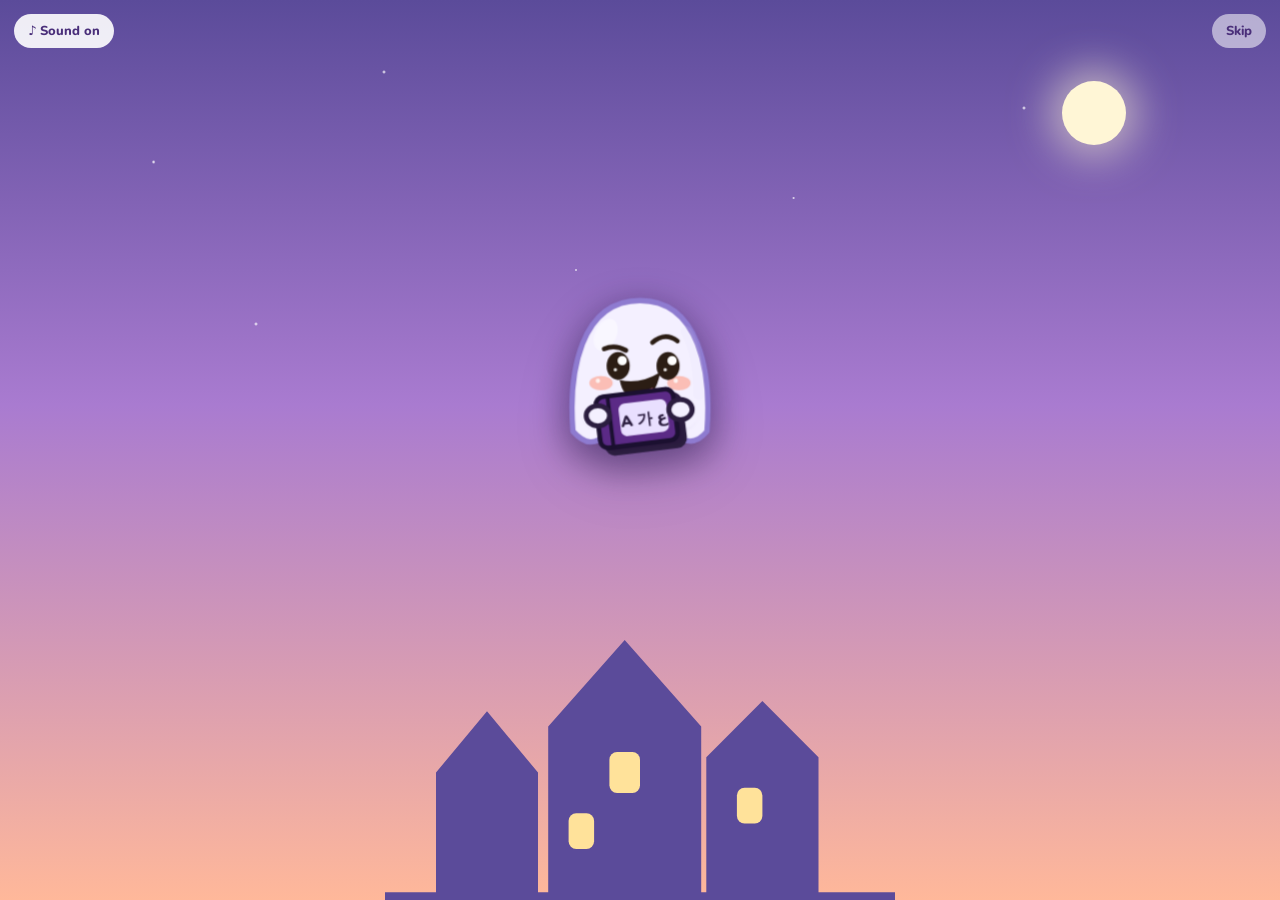
<file: index.html>
<!doctype html><html lang="en" data-theme="light"><head><meta charset="utf-8"><script>try{if(sessionStorage.getItem("gabboo.alive")!=="1")document.documentElement.classList.add("boot")}catch(e){document.documentElement.classList.add("boot")}</script><style>html.boot body::before{content:"";position:fixed;inset:0;z-index:9999;background:linear-gradient(180deg,#5B4B9A 0%,#A97BD0 45%,#FFB89A 100%)}</style>
<meta name="viewport" content="width=device-width, initial-scale=1, viewport-fit=cover">
<meta name="theme-color" content="#5B4B9A"><meta name="description" content="GabBoo: a talk-first way to learn Korean, Spanish, French, German, Japanese, Chinese or Arabic. Peek at a picture, guess the word, then say it out loud with Boo.">
<title>GabBoo: Peek. Speak. Repeat.</title>
<link rel="manifest" href="manifest.webmanifest"><link rel="icon" href="icon-192.png"><link rel="apple-touch-icon" href="apple-touch-icon.png">
<meta name="apple-mobile-web-app-capable" content="yes"><meta name="mobile-web-app-capable" content="yes"><meta name="apple-mobile-web-app-title" content="GabBoo">
<meta name="apple-mobile-web-app-status-bar-style" content="default">
<script src="config.js"></script>

<link rel="preconnect" href="https://fonts.googleapis.com">
<link rel="preconnect" href="https://fonts.gstatic.com" crossorigin>
<link rel="stylesheet" href="styles.css">
</head><body>
<!-- The app's own fonts. Korean, Japanese, Chinese and Arabic fonts load only for the language you learn (see loadScriptFont in app.js). -->
<link rel="stylesheet" href="https://fonts.googleapis.com/css2?family=Fredoka:wght@500;600;700&family=Nunito:wght@400;600;700;800&display=swap" media="print" onload="this.media='all'"><noscript><link rel="stylesheet" href="https://fonts.googleapis.com/css2?family=Fredoka:wght@500;600;700&family=Nunito:wght@400;600;700;800&display=swap"></noscript>


<!-- ======================= SCREENS ======================= -->
<div id="profiles" class="profiles" hidden></div>

<div id="app" class="shell" hidden>
  <nav class="rail" id="rail" aria-label="Main"></nav>
  <header class="topbar" id="topbar"></header>
  <main class="main" id="main">
    <section class="tab" id="tab-now" aria-label="Today"></section>
    <section class="tab" id="tab-learn" aria-label="Journey" hidden></section>
    <section class="tab" id="tab-letters" aria-label="Letters" hidden></section>
    <section class="tab" id="tab-practice" aria-label="Practice" hidden></section>
    <section class="tab" id="tab-chat" aria-label="Chat with your tutor" hidden></section>
    <section class="tab" id="tab-quests" aria-label="Quests" hidden></section>
    <section class="tab" id="tab-profile" aria-label="Profile" hidden></section>
  </main>
  <aside class="right" id="right" aria-label="Your progress"></aside>
  <nav class="bnav" id="bnav" aria-label="Main"></nav>
</div>

<div class="lesson" id="lesson" hidden>
  <div class="l-top">
    <button class="icon-btn" id="l-close" aria-label="Quit lesson"><svg class="i" viewBox="0 0 24 24" fill="none" stroke="currentColor" stroke-width="2.5" stroke-linecap="round"><path d="M6 6l12 12M18 6L6 18"/></svg></button>
    <div class="trail" role="progressbar" aria-label="Lesson progress"><i id="l-bar" style="width:0%"></i><span class="trail-boo" id="l-boo"></span><span class="trail-flag" aria-hidden="true">★</span></div>
    <button class="icon-btn" id="l-tr" aria-label="Translate this challenge" title="Translate"><svg class="i" viewBox="0 0 24 24" fill="none" stroke="currentColor" stroke-width="2.2" stroke-linecap="round" stroke-linejoin="round"><path d="M4 5h9M8.5 3v2M6 5c.5 3 2.5 6 6 8M12 5c-.5 3-3 6.5-7 8"/><path d="M13 21l4-9 4 9M14.5 18h5"/></svg></button>
    <div class="hearts num" id="l-hearts"></div>
  </div>
  <div class="l-stage" id="l-stage"></div>
  <div class="l-foot" id="l-foot">
    <div class="l-foot-in">
      <div class="fb" id="l-fb" hidden><div class="mascot" id="l-fb-m"></div><div><strong id="l-fb-title"></strong><span id="l-fb-msg"></span><div class="fb-detail" id="l-fb-detail"></div></div></div>
      <button class="btn ghost" id="l-skip" hidden>Skip</button>
      <button class="btn primary" id="l-main" disabled>Check</button>
    </div>
  </div>
</div>

<div class="sheet-wrap" id="sheet" hidden></div>
<div class="overlay" id="modal" hidden></div>
<div id="toasts" aria-live="polite"></div>
<canvas id="confetti" hidden></canvas>
<script src="app.js"></script></body></html>
</file>
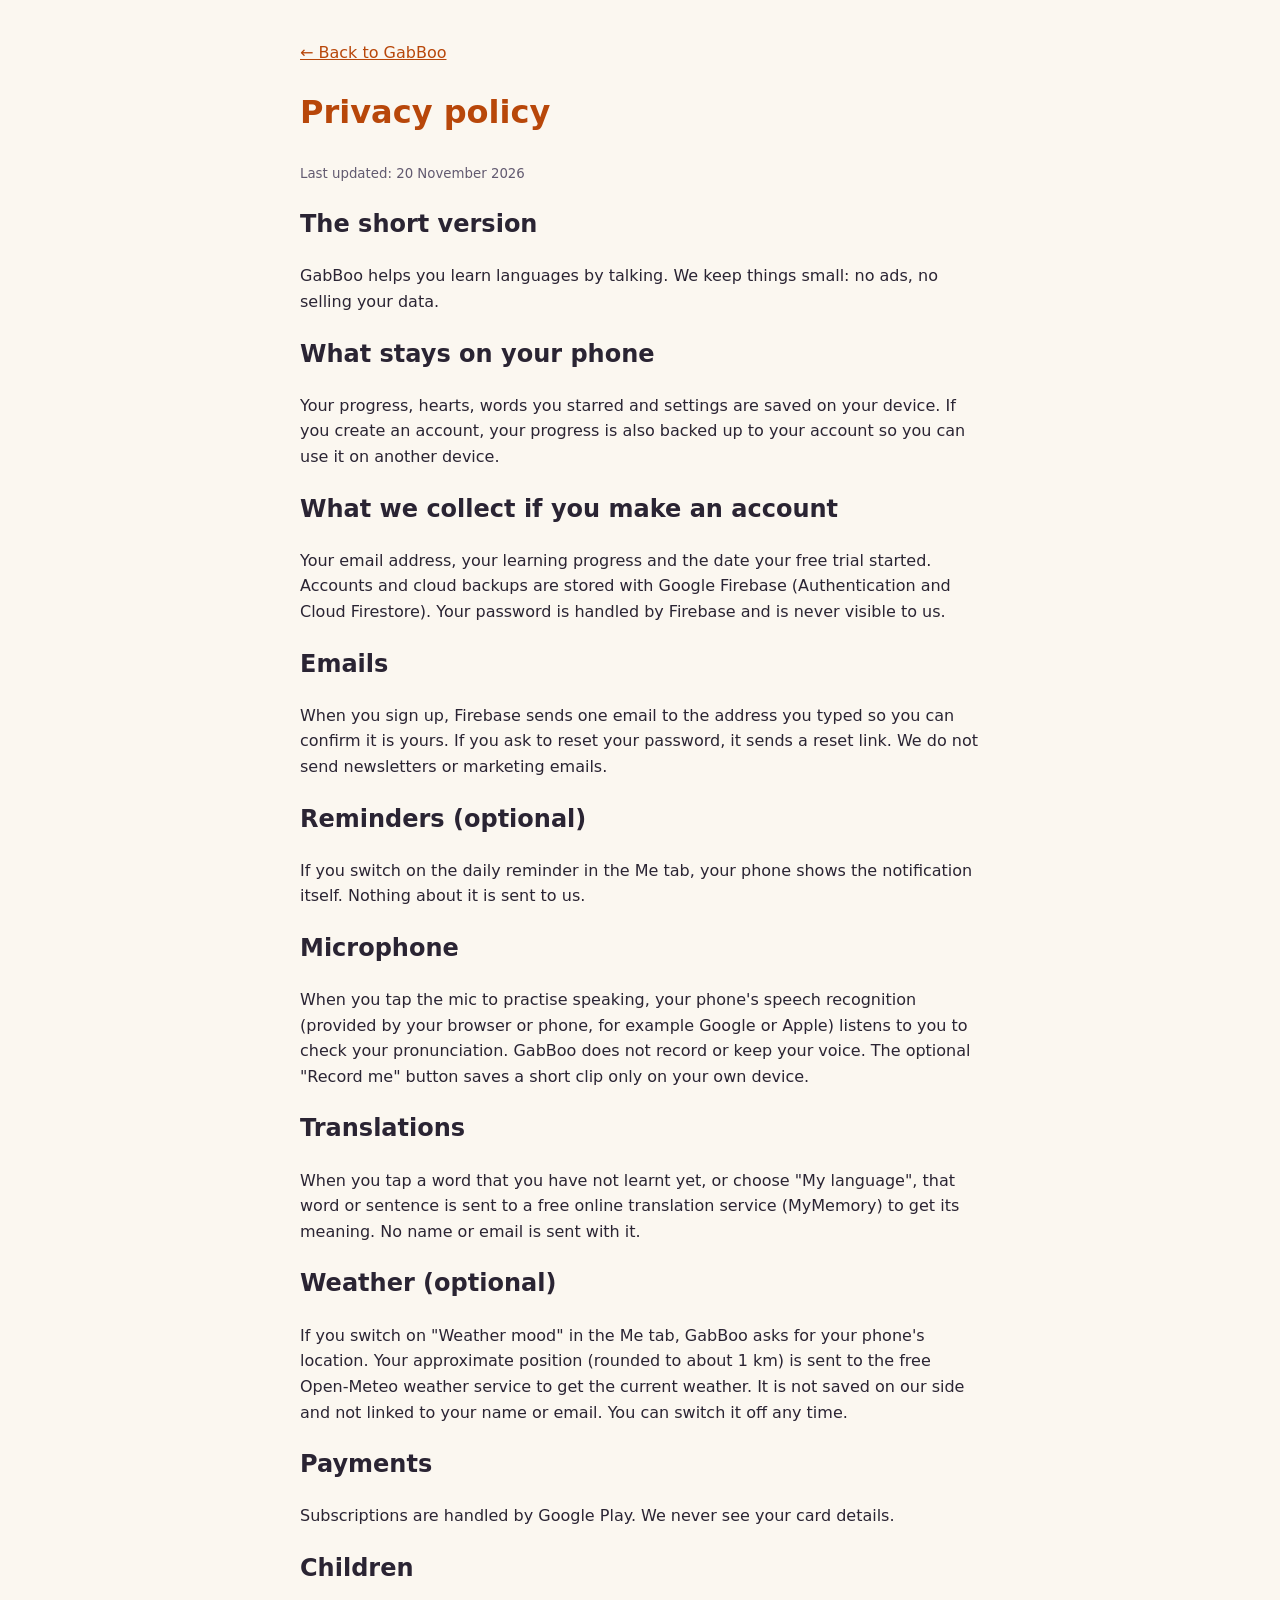
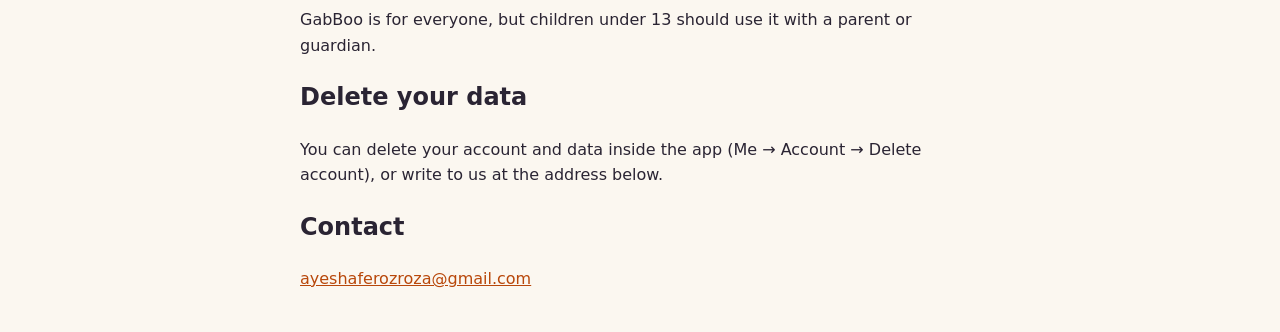
<file: privacy.html>
<!doctype html><html lang="en"><head><meta charset="utf-8"><meta name="viewport" content="width=device-width,initial-scale=1"><title>Privacy policy · GabBoo</title>
<style>body{font:16px/1.6 system-ui,sans-serif;max-width:680px;margin:0 auto;padding:24px 18px;color:#2A2433;background:#FBF7F0}h1{color:#B8470A}a{color:#B8470A}small{color:#625A70}</style></head><body>
<p><a href="./">← Back to GabBoo</a></p><h1>Privacy policy</h1><small>Last updated: 20 November 2026</small>
<h2>The short version</h2><p>GabBoo helps you learn languages by talking. We keep things small: no ads, no selling your data.</p>
<h2>What stays on your phone</h2><p>Your progress, hearts, words you starred and settings are saved on your device. If you create an account, your progress is also backed up to your account so you can use it on another device.</p>
<h2>What we collect if you make an account</h2><p>Your email address, your learning progress and the date your free trial started. Accounts and cloud backups are stored with Google Firebase (Authentication and Cloud Firestore). Your password is handled by Firebase and is never visible to us.</p>
<h2>Emails</h2><p>When you sign up, Firebase sends one email to the address you typed so you can confirm it is yours. If you ask to reset your password, it sends a reset link. We do not send newsletters or marketing emails.</p>
<h2>Reminders (optional)</h2><p>If you switch on the daily reminder in the Me tab, your phone shows the notification itself. Nothing about it is sent to us.</p>
<h2>Microphone</h2><p>When you tap the mic to practise speaking, your phone's speech recognition (provided by your browser or phone, for example Google or Apple) listens to you to check your pronunciation. GabBoo does not record or keep your voice. The optional "Record me" button saves a short clip only on your own device.</p>
<h2>Translations</h2><p>When you tap a word that you have not learnt yet, or choose "My language", that word or sentence is sent to a free online translation service (MyMemory) to get its meaning. No name or email is sent with it.</p>
<h2>Weather (optional)</h2><p>If you switch on "Weather mood" in the Me tab, GabBoo asks for your phone's location. Your approximate position (rounded to about 1 km) is sent to the free Open-Meteo weather service to get the current weather. It is not saved on our side and not linked to your name or email. You can switch it off any time.</p>
<h2>Payments</h2><p>Subscriptions are handled by Google Play. We never see your card details.</p>
<h2>Children</h2><p>GabBoo is for everyone, but children under 13 should use it with a parent or guardian.</p>
<h2>Delete your data</h2><p>You can delete your account and data inside the app (Me → Account → Delete account), or write to us at the address below.</p>
<h2>Contact</h2><p><a href="mailto:ayeshaferozroza@gmail.com">ayeshaferozroza@gmail.com</a></p></body></html>
</file>
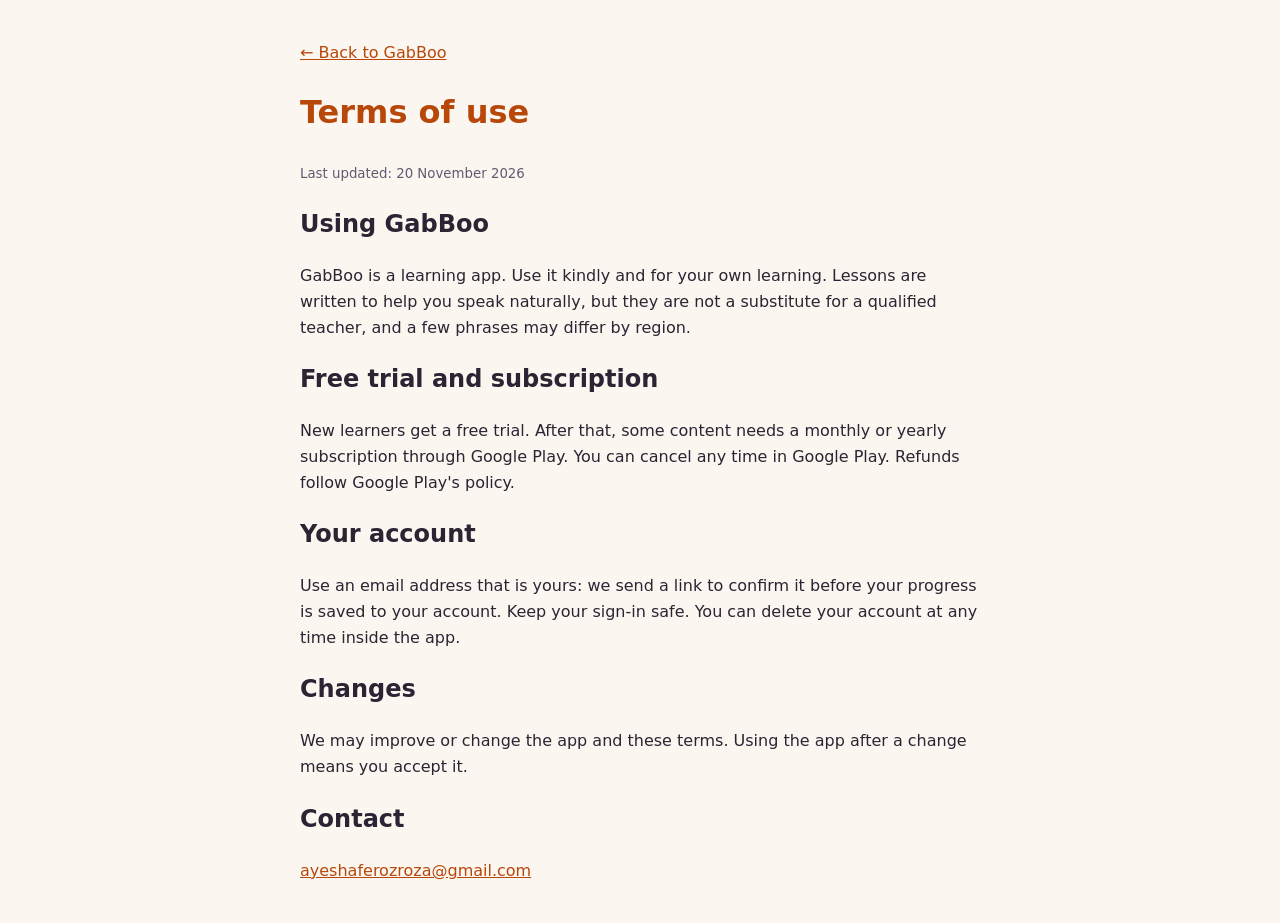
<file: terms.html>
<!doctype html><html lang="en"><head><meta charset="utf-8"><meta name="viewport" content="width=device-width,initial-scale=1"><title>Terms of use · GabBoo</title>
<style>body{font:16px/1.6 system-ui,sans-serif;max-width:680px;margin:0 auto;padding:24px 18px;color:#2A2433;background:#FBF7F0}h1{color:#B8470A}a{color:#B8470A}small{color:#625A70}</style></head><body>
<p><a href="./">← Back to GabBoo</a></p><h1>Terms of use</h1><small>Last updated: 20 November 2026</small>
<h2>Using GabBoo</h2><p>GabBoo is a learning app. Use it kindly and for your own learning. Lessons are written to help you speak naturally, but they are not a substitute for a qualified teacher, and a few phrases may differ by region.</p>
<h2>Free trial and subscription</h2><p>New learners get a free trial. After that, some content needs a monthly or yearly subscription through Google Play. You can cancel any time in Google Play. Refunds follow Google Play's policy.</p>
<h2>Your account</h2><p>Use an email address that is yours: we send a link to confirm it before your progress is saved to your account. Keep your sign-in safe. You can delete your account at any time inside the app.</p>
<h2>Changes</h2><p>We may improve or change the app and these terms. Using the app after a change means you accept it.</p>
<h2>Contact</h2><p><a href="mailto:ayeshaferozroza@gmail.com">ayeshaferozroza@gmail.com</a></p></body></html>
</file>
<file: styles.css>
/* =========================================================
   DESIGN TOKENS — "Speakaboo" cute theme
   Light palette on :root; dark redefined for system + explicit toggle.
   ========================================================= */
:root {
  --bg: #FFF8F0;  --surface: #FFFFFF;  --surface-2: #EFEBE3;  --line: #E3DDD0;
  --ink: #2B1D14; --ink-2: #6B5A4E;
  --berry: #D95B0C; --berry-deep: #A8430A; --berry-soft: #FFE9D6; --on-berry: #FFFFFF; --berry-text: #B84A08; --pink: #FF7A59;
  --jade: #12805A;  --jade-deep: #0A5C40; --jade-soft: #DDF5EA;          /* correct */
  --gold: #FFC23D;  --gold-deep: #D99A00; --gold-soft: #FFF1C9; --gold-ink: #6A4A00; /* XP, stars */
  --coral: #D64545; --coral-soft: #FFE5E0;                               /* incorrect */
  --sky: #2F9C95;   --sky-soft: #DDF2EF;  --on-sky: #FFFFFF;             /* selection, audio */
  --ember: #FF7A59;
  --shadow: 0 1px 2px rgb(28 27 46 / .06), 0 10px 30px rgb(28 27 46 / .08);

  --font-display: "Fredoka", "Nunito", system-ui, sans-serif;
  --font-body: "Nunito", system-ui, -apple-system, "Segoe UI", sans-serif;
  --font-cute-ko: "Jua", "Noto Sans KR", sans-serif;
  --font-ko: "Noto Sans KR", "Apple SD Gothic Neo", "Malgun Gothic", sans-serif;
  --font-ja: "Noto Sans JP", "Hiragino Sans", "Yu Gothic", "Meiryo", sans-serif;
  --font-zh: "Noto Sans SC", "PingFang SC", "Microsoft YaHei", sans-serif;
  --font-ar: "Noto Naskh Arabic", "Geeza Pro", "Arabic Typesetting", serif;
  --script: var(--font-ko);

  --r-sm: 12px; --r-md: 16px; --r-lg: 24px; --r-xl: 32px; --r-pill: 999px;
  --tap: 48px;
}


/* ========================= BASE ========================= */
* { box-sizing: border-box; }
[hidden] { display: none !important; }
html, body { height: 100%; }
body { margin: 0; background: var(--bg); color: var(--ink); font: 16px/1.5 var(--font-body); -webkit-font-smoothing: antialiased; overflow: hidden; }
h1, h2, h3 { font-family: var(--font-display); font-weight: 600; line-height: 1.15; margin: 0; text-wrap: balance; }
button, input, select { font: inherit; color: inherit; }
button { cursor: pointer; }
button:disabled { cursor: not-allowed; }
:focus-visible { outline: 3px solid var(--sky); outline-offset: 2px; }
.script { font-family: var(--script); }
[dir="rtl"].script { line-height: 1.8; }
.eyebrow { font-size: 12px; font-weight: 800; letter-spacing: .08em; text-transform: uppercase; color: var(--ink-2); }
.num { font-variant-numeric: tabular-nums; }
svg.i { width: 22px; height: 22px; flex: none; }
.muted { color: var(--ink-2); }
.sr { position: absolute; width: 1px; height: 1px; overflow: hidden; clip: rect(0 0 0 0); }

.btn { display: inline-flex; align-items: center; justify-content: center; gap: 8px; min-height: var(--tap); border: 0; border-radius: var(--r-md); padding: 12px 22px; font-weight: 800; font-size: 15px; letter-spacing: .03em; text-transform: uppercase; transition: transform .08s, box-shadow .08s; }
.btn.primary { background: var(--berry); color: var(--on-berry); box-shadow: 0 4px 0 var(--berry-deep); }
.btn.good { background: var(--jade); color: #fff; box-shadow: 0 4px 0 var(--jade-deep); }
:root[data-theme="dark"] .btn.good { color: #062A1E; }

.btn.gold { background: var(--gold); color: #3E2A00; box-shadow: 0 4px 0 var(--gold-deep); }
.btn.ghost { background: var(--surface); color: var(--ink-2); border: 2px solid var(--line); box-shadow: 0 3px 0 var(--line); }
.btn.danger { background: var(--coral); color: #fff; box-shadow: 0 4px 0 color-mix(in srgb, var(--coral) 65%, #000); }
.btn:active:not(:disabled) { transform: translateY(3px); box-shadow: 0 1px 0 transparent; }
.btn:disabled { background: var(--surface-2); color: var(--ink-2); box-shadow: 0 4px 0 var(--line); }
.btn.sm { min-height: 40px; padding: 8px 14px; font-size: 13px; }

.chip { display: inline-flex; align-items: center; gap: 6px; padding: 6px 12px; min-height: 36px; border-radius: var(--r-pill); background: var(--surface); border: 2px solid var(--line); font-weight: 800; font-size: 15px; }
.chip.streak svg { color: var(--ember); } .chip.streak.cold svg { color: var(--ink-2); opacity: .5; }
.chip.xp svg { color: var(--gold-deep); } .chip.lvl svg { color: var(--berry); }

/* ========================= MASCOT ========================= */
.mascot { display: block; transform-origin: 50% 90%; }
.mascot svg { width: 100%; height: 100%; display: block; overflow: visible; }
.m-happy { animation: breathe 3.2s ease-in-out infinite; }
.m-cheer { animation: bounce .4s cubic-bezier(.3,1.6,.5,1) 2; }
.m-shocked { animation: jolt .3s ease-in-out 2; }
.m-giggle { animation: wiggle .22s ease-in-out 3; }
.m-think { animation: tilt 1.6s ease-in-out infinite; }
@keyframes breathe { 50% { transform: scale(1.035, .975); } }
@keyframes bounce { 40% { transform: translateY(-16px) scale(1.05); } }
@keyframes jolt { 30% { transform: translateY(-6px) scale(1.06); } 60% { transform: translateX(-4px); } }
@keyframes wiggle { 25% { transform: rotate(-6deg); } 75% { transform: rotate(6deg); } }
@keyframes tilt { 50% { transform: rotate(-5deg); } }

/* ========================= PROFILES SCREEN ========================= */
.profiles { height: 100%; overflow-y: auto; padding: 32px 16px 48px; background:
  radial-gradient(circle at 12% 8%, var(--berry-soft) 0 90px, transparent 91px),
  radial-gradient(circle at 92% 20%, var(--sky-soft) 0 70px, transparent 71px),
  radial-gradient(circle at 80% 96%, var(--gold-soft) 0 110px, transparent 111px), var(--bg); }
.profiles-in { max-width: 880px; margin: 0 auto; display: flex; flex-direction: column; gap: 24px; }
.p-brand { font: 700 30px var(--font-display); color: var(--berry); display: flex; align-items: center; gap: 10px; }
.p-brand small { font: 400 18px var(--font-cute-ko); color: var(--ink-2); }
.profiles h1 { font-size: clamp(30px, 6vw, 44px); }
.p-grid { display: grid; grid-template-columns: repeat(auto-fill, minmax(170px, 1fr)); gap: 16px; }
.p-card { position: relative; background: var(--surface); border: 2px solid var(--line); border-bottom-width: 6px; border-radius: var(--r-lg); padding: 0; display: flex; flex-direction: column; align-items: center; gap: 6px; text-align: center; transition: transform .1s; min-height: 210px; }
.p-open { background: none; border: 0; width: 100%; flex: 1; display: flex; flex-direction: column; align-items: center; gap: 6px; padding: 18px 14px 16px; border-radius: inherit; }
.p-card.add { padding: 18px 14px; }
.p-card:hover { transform: translateY(-3px); border-color: var(--pink); }
.p-card .mascot { width: 104px; height: 104px; }
.p-card b { font: 600 20px var(--font-display); }
.p-card small { color: var(--ink-2); font-weight: 700; font-size: 13px; }
.p-card.add { border-style: dashed; color: var(--berry-text); justify-content: center; font-weight: 800; background: transparent; }
.p-card.add .plus { width: 64px; height: 64px; border-radius: 50%; background: var(--berry-soft); display: grid; place-items: center; font-size: 34px; }
.p-del { position: absolute; top: 8px; right: 8px; width: 40px; height: 40px; border-radius: 50%; border: 0; background: var(--coral-soft); color: var(--coral); display: grid; place-items: center; }
.p-confirm { position: absolute; inset: 0; background: var(--surface); border-radius: inherit; display: flex; flex-direction: column; justify-content: center; align-items: center; gap: 8px; padding: 12px; }
.p-row { display: flex; gap: 10px; flex-wrap: wrap; align-items: center; justify-content: space-between; }
.p-form { background: var(--surface); border: 2px solid var(--line); border-radius: var(--r-xl); padding: 22px; display: flex; flex-direction: column; gap: 18px; box-shadow: var(--shadow); }
.field { display: flex; flex-direction: column; gap: 8px; }
.field > span { font-weight: 800; }
.input { min-height: 52px; border-radius: var(--r-md); border: 2px solid var(--line); background: var(--surface); padding: 10px 16px; font-size: 17px; width: 100%; }
.input:focus { border-color: var(--sky); outline: none; }
.pick-grid { display: grid; grid-template-columns: repeat(4, 1fr); gap: 12px; }
@media (max-width: 640px) { .pick-grid { grid-template-columns: repeat(2, 1fr); } }
.pick { border: 2px solid var(--line); border-bottom-width: 5px; border-radius: var(--r-lg); background: var(--surface); padding: 12px 8px; display: flex; flex-direction: column; align-items: center; gap: 4px; text-align: center; min-height: var(--tap); }
.pick .mascot { width: 84px; height: 84px; }
.pick b { font: 600 17px var(--font-display); } .pick small { font-size: 12.5px; color: var(--ink-2); line-height: 1.3; }
.pick[aria-pressed="true"] { border-color: var(--berry); background: var(--berry-soft); }
.seg { display: inline-flex; background: var(--surface-2); border-radius: var(--r-pill); padding: 4px; gap: 4px; flex-wrap: wrap; }
.seg button { border: 0; background: transparent; border-radius: var(--r-pill); padding: 8px 16px; min-height: 44px; font-weight: 800; color: var(--ink-2); display: inline-flex; gap: 8px; align-items: center; }
.seg button .n { font-weight: 600; }
.seg button[aria-pressed="true"], .seg button[aria-selected="true"] { background: var(--surface); color: var(--ink); box-shadow: var(--shadow); }
.seg .tag { font-size: 10px; letter-spacing: .06em; text-transform: uppercase; color: var(--berry-text); }

/* ========================= APP SHELL =========================
   Mobile  (<768):   topbar / main / bottom nav
   Tablet  (768+):   icon rail | topbar + main
   Desktop (1100+):  labelled rail | main | right column (stats, quests, mascot)
   ============================================================= */
.shell { height: 100%; display: grid; grid-template-columns: minmax(0, 1fr); grid-template-rows: auto minmax(0, 1fr) auto; grid-template-areas: "top" "main" "nav"; }
.rail, aside.right { display: none; }
.topbar { grid-area: top; display: flex; align-items: center; gap: 6px; padding: 8px 12px; border-bottom: 2px solid var(--line); background: var(--surface); }
.topbar .spacer { flex: 1; }
.main { grid-area: main; position: relative; min-height: 0; overflow: hidden; }
.tab { height: 100%; overflow-y: auto; overscroll-behavior: contain; }
.pad { max-width: 640px; margin: 0 auto; padding: 16px 16px 48px; }
.bnav { grid-area: nav; display: grid; grid-template-columns: repeat(5, 1fr); background: var(--surface); border-top: 2px solid var(--line); padding-bottom: env(safe-area-inset-bottom, 0px); }
.bnav button { border: 0; background: none; display: flex; flex-direction: column; align-items: center; justify-content: center; gap: 2px; min-height: 60px; font-size: 11.5px; font-weight: 800; color: var(--ink-2); }
.bnav svg { width: 26px; height: 26px; padding: 3px 8px; box-sizing: content-box; border-radius: 12px; }
.bnav button[aria-current="page"] { color: var(--berry-text); }
.bnav button[aria-current="page"] svg { background: var(--berry-soft); box-shadow: inset 0 0 0 2px var(--pink); }

.stat { display: inline-flex; align-items: center; gap: 5px; min-height: 44px; padding: 4px 8px; border-radius: var(--r-md); border: 0; background: none; font-weight: 800; font-size: 16px; }
.stat:hover { background: var(--surface-2); }
.stat svg { width: 24px; height: 24px; }
.stat.streak svg { color: var(--ember); } .stat.streak.cold svg { color: var(--ink-2); opacity: .45; }
.stat.gems svg { color: #3BA7E8; } .stat.hearts svg { color: var(--coral); }
.lang-chip { display: inline-flex; align-items: center; gap: 6px; min-height: 44px; padding: 4px 12px 4px 6px; border-radius: var(--r-md); border: 2px solid var(--line); background: var(--surface); font-weight: 800; }
.lang-chip .flag { width: 30px; height: 30px; border-radius: 10px; display: grid; place-items: center; background: var(--berry); color: var(--on-berry); font-size: 15px; font-weight: 700; }

@media (min-width: 768px) {
  .shell { grid-template-columns: 96px minmax(0, 1fr); grid-template-rows: auto minmax(0, 1fr); grid-template-areas: "rail top" "rail main"; }
  .bnav { display: none; }
  .rail { grid-area: rail; display: flex; flex-direction: column; gap: 6px; padding: 18px 12px; border-right: 2px solid var(--line); background: var(--surface); overflow-y: auto; }
  .rail .logo { font: 700 26px var(--font-display); color: var(--berry); text-align: center; padding: 4px 0 14px; }
  .rail .logo small { display: none; }
  .rail button.nav-i { display: flex; align-items: center; justify-content: center; gap: 14px; min-height: 56px; border-radius: var(--r-md); border: 2px solid transparent; background: none; font-weight: 800; font-size: 15px; letter-spacing: .04em; text-transform: uppercase; color: var(--ink-2); padding: 6px 10px; }
  .rail button.nav-i span { display: none; }
  .rail button.nav-i svg { width: 30px; height: 30px; }
  .rail button.nav-i:hover { background: var(--surface-2); }
  .rail button.nav-i[aria-current="page"] { background: var(--berry-soft); border-color: var(--pink); color: var(--berry-text); }
  .rail .who-btn { margin-top: auto; }
  .pad { padding: 24px 24px 64px; }
}
@media (min-width: 1100px) {
  .shell { grid-template-columns: 250px minmax(0, 1fr) 360px; grid-template-rows: minmax(0, 1fr); grid-template-areas: "rail main right"; }
  .topbar { display: none; }
  .rail { padding: 22px 16px; }
  .rail .logo { text-align: left; padding: 4px 12px 18px; font-size: 32px; }
  .rail .logo small { display: inline; font: 400 15px var(--font-cute-ko); color: var(--ink-2); margin-left: 6px; }
  .rail button.nav-i { justify-content: flex-start; }
  .rail button.nav-i span { display: inline; }
  aside.right { grid-area: right; display: flex; flex-direction: column; gap: 16px; padding: 22px 24px 22px 8px; overflow-y: auto; }
  aside.right .stats-row { display: flex; justify-content: space-between; gap: 4px; }
}
.who-btn { display: flex; align-items: center; gap: 10px; padding: 6px; border: 2px solid var(--line); border-radius: var(--r-lg); background: var(--surface); min-height: 56px; text-align: left; }
.who-btn .mascot { width: 42px; height: 42px; flex: none; }
.who-btn span { display: none; line-height: 1.2; } .who-btn small { display: block; color: var(--ink-2); font-size: 12px; font-weight: 700; }
@media (min-width: 1100px) { .who-btn span { display: block; } }
@media (min-width: 768px) and (max-width: 1099px) { .who-btn { justify-content: center; } }

.card { background: var(--surface); border: 2px solid var(--line); border-radius: var(--r-lg); padding: 18px; }
.card h3 { font-size: 19px; margin-bottom: 12px; display: flex; justify-content: space-between; align-items: center; gap: 8px; }
.card h3 a, .card h3 button.link { font: 800 13px var(--font-body); letter-spacing: .05em; text-transform: uppercase; color: var(--sky); background: none; border: 0; min-height: 36px; }
.mascot-card { display: flex; gap: 12px; align-items: center; background: linear-gradient(135deg, var(--berry-soft), var(--sky-soft)); border: 0; }
.mascot-card .mascot { width: 92px; height: 92px; flex: none; }
.mascot-card .speech { background: var(--surface); border-radius: 16px; padding: 10px 12px; font-weight: 700; font-size: 14px; position: relative; box-shadow: var(--shadow); }

/* quests */
.quest { display: grid; grid-template-columns: 44px 1fr; gap: 12px; align-items: center; padding: 10px 0; border-bottom: 1px solid var(--line); }
.quest:last-child { border-bottom: 0; }
.quest .qi { width: 44px; height: 44px; border-radius: 14px; background: var(--gold-soft); color: var(--gold-deep); display: grid; place-items: center; }
.quest .qi svg { width: 26px; height: 26px; }
.quest b { display: block; font-size: 15px; }
.qbar { position: relative; height: 18px; border-radius: 99px; background: var(--surface-2); margin-top: 6px; overflow: hidden; }
.qbar i { position: absolute; inset: 0 auto 0 0; background: var(--gold); border-radius: 99px; transition: width .5s; }
.qbar span { position: relative; display: block; text-align: center; font-size: 12px; font-weight: 800; line-height: 18px; color: var(--ink); }
.quest.done .qi { background: var(--jade-soft); color: var(--jade); }
.shop-item { display: grid; grid-template-columns: 56px 1fr auto; gap: 12px; align-items: center; padding: 12px 0; border-bottom: 1px solid var(--line); }
.shop-item:last-child { border-bottom: 0; }
.shop-item .ic { width: 56px; height: 56px; border-radius: 18px; display: grid; place-items: center; background: var(--sky-soft); color: var(--sky); }
.shop-item .ic svg { width: 32px; height: 32px; }
.shop-item p { margin: 2px 0 0; font-size: 13.5px; color: var(--ink-2); }
.price { display: inline-flex; align-items: center; gap: 4px; }
.price svg { width: 18px; height: 18px; color: #3BA7E8; }

.scene-btn { display: flex; align-items: center; gap: 10px; min-height: 52px; padding: 6px 12px; border-radius: var(--r-md); border: 2px solid var(--line); background: var(--surface); text-align: left; flex: 1; min-width: 0; }
.scene-btn svg { width: 26px; height: 26px; color: var(--berry); flex: none; }
.scene-btn span:first-of-type { flex: 1; min-width: 0; line-height: 1.2; }
.scene-btn b { display: block; white-space: nowrap; overflow: hidden; text-overflow: ellipsis; }
.scene-btn small { color: var(--ink-2); font-weight: 700; font-size: 12.5px; }
.scene-btn .chev { font-size: 12px; font-weight: 800; letter-spacing: .05em; text-transform: uppercase; color: var(--sky); }
.scene-prog { height: 6px; border-radius: 9px; background: var(--surface-2); overflow: hidden; width: 100%; margin-top: 6px; }
.scene-prog i { display: block; height: 100%; background: var(--jade); transition: width .4s; }
#topics { flex-wrap: wrap; overflow: visible; }
.scene-grid { display: grid; grid-template-columns: repeat(auto-fill, minmax(200px, 1fr)); gap: 10px; }
.scene-card { display: flex; flex-direction: column; gap: 4px; text-align: left; padding: 14px; min-height: 110px; border-radius: var(--r-lg); border: 2px solid var(--line); border-bottom-width: 5px; background: var(--surface); }
.scene-card.on { border-color: var(--berry); background: var(--berry-soft); }
.scene-card b { font: 600 17px var(--font-display); }
.scene-card small { color: var(--ink-2); font-weight: 600; font-size: 13.5px; }
.scene-meta { margin-top: auto; font-size: 12px; font-weight: 800; color: var(--sky); letter-spacing: .02em; }
.done-tag { color: var(--jade); }
.skip-card { display: flex; align-items: center; gap: 12px; padding: 14px 16px; margin: 8px 0 4px; border-radius: var(--r-lg); border: 2px dashed var(--pink); background: var(--berry-soft); }
.skip-card div { flex: 1; } .skip-card b { display: block; font: 600 17px var(--font-display); } .skip-card small { color: var(--ink-2); font-weight: 600; font-size: 13.5px; }
/* ========================= LEARN PATH ========================= */
.section-head { text-align: center; margin: 30px 0 6px; color: var(--ink-2); font-weight: 800; letter-spacing: .06em; text-transform: uppercase; font-size: 13px; display: flex; align-items: center; gap: 12px; }
.section-head::before, .section-head::after { content: ""; flex: 1; height: 2px; background: var(--line); }
.unit { margin-top: 18px; }
.unit-banner { position: sticky; top: 0; z-index: 3; display: flex; align-items: center; gap: 12px; justify-content: space-between; padding: 14px 16px; border-radius: var(--r-lg); background: var(--berry); color: var(--on-berry); box-shadow: 0 4px 0 var(--berry-deep); }
.unit-banner .eyebrow { color: inherit; opacity: .85; }
.unit-banner h2 { font-size: 21px; margin-top: 2px; }
.unit.c1 .unit-banner { background: var(--sky); color: var(--on-sky); box-shadow: 0 4px 0 color-mix(in srgb, var(--sky) 60%, #000); }
.unit.c2 .unit-banner { background: var(--jade); color: #fff; box-shadow: 0 4px 0 var(--jade-deep); }
.unit.c3 .unit-banner { background: var(--gold); color: #3E2A00; box-shadow: 0 4px 0 var(--gold-deep); }
:root[data-theme="dark"] .unit.c2 .unit-banner { color: #062A1E; }

.guide-btn { flex: none; display: inline-flex; align-items: center; gap: 8px; min-height: 48px; padding: 8px 14px; border-radius: var(--r-md); border: 2px solid rgb(255 255 255 / .45); background: rgb(255 255 255 / .12); color: inherit; font-weight: 800; font-size: 14px; letter-spacing: .04em; text-transform: uppercase; }
.guide-btn svg { width: 22px; height: 22px; }
.path { position: relative; display: flex; flex-direction: column; align-items: center; gap: 18px; padding: 56px 0 10px; }
.stop { position: relative; z-index: 1; transform: translateX(var(--x, 0)); display: flex; flex-direction: column; align-items: center; }
.stop.popped { z-index: 5; }
.node { width: 76px; height: 70px; border-radius: 50%; border: 0; display: grid; place-items: center; position: relative; transition: transform .08s, box-shadow .08s; }
.node svg { width: 34px; height: 34px; }
.node.open { background: var(--berry); color: var(--on-berry); box-shadow: 0 7px 0 var(--berry-deep); }
.unit.c1 .node.open { background: var(--sky); color: var(--on-sky); box-shadow: 0 7px 0 color-mix(in srgb, var(--sky) 60%, #000); }
.unit.c2 .node.open { background: var(--jade); color: #fff; box-shadow: 0 7px 0 var(--jade-deep); }
.unit.c3 .node.open { background: var(--gold); color: #3E2A00; box-shadow: 0 7px 0 var(--gold-deep); }
.node.done { background: var(--gold); color: #3E2A00; box-shadow: 0 7px 0 var(--gold-deep); }
.node.locked { background: var(--surface-2); color: var(--ink-2); box-shadow: 0 7px 0 var(--line); }
.node.chest { border-radius: 22px; }
.node:active { transform: translateY(5px); box-shadow: 0 2px 0 var(--line) !important; }
.node.current::after { content: ""; position: absolute; inset: -10px; border-radius: 50%; border: 4px solid currentColor; opacity: 0; }
.node.current { outline: 6px solid color-mix(in srgb, var(--berry) 22%, transparent); outline-offset: 6px; }
.start-tip { position: absolute; bottom: calc(100% + 14px); left: 50%; transform: translateX(-50%); white-space: nowrap; font: 800 14px var(--font-body); letter-spacing: .06em; text-transform: uppercase; background: var(--surface); color: var(--berry-text); border: 2px solid var(--line); border-radius: var(--r-sm); padding: 6px 12px; animation: bob 1.6s ease-in-out infinite; }
.start-tip::after { content: ""; position: absolute; top: 100%; left: 50%; margin-left: -7px; border: 7px solid transparent; border-top-color: var(--line); }
@keyframes bob { 50% { transform: translate(-50%, -4px); } }
.path-mascot { position: absolute; top: 150px; z-index: 0; width: 110px; height: 110px; pointer-events: none; }
.path-mascot.l { left: 2%; } .path-mascot.r { right: 2%; }
@media (max-width: 420px) { .path-mascot { width: 84px; height: 84px; } }
.pop-card { position: absolute; top: calc(100% + 14px); left: 50%; transform: translateX(-50%); z-index: 6; width: min(320px, calc(100vw - 32px)); background: var(--berry); color: var(--on-berry); border-radius: var(--r-lg); padding: 16px; box-shadow: var(--shadow); text-align: left; }
.unit.c1 .pop-card { background: var(--sky); color: var(--on-sky); } .unit.c2 .pop-card { background: var(--jade); color: #fff; } .unit.c3 .pop-card { background: var(--gold); color: #3E2A00; }
.pop-card.locked { background: var(--surface) !important; color: var(--ink) !important; border: 2px solid var(--line); }
.pop-card::before { content: ""; position: absolute; bottom: 100%; left: 50%; margin-left: -9px; border: 9px solid transparent; border-bottom-color: inherit; }
.pop-card b { font: 600 19px var(--font-display); display: block; }
.pop-card p { margin: 4px 0 12px; font-size: 14.5px; font-weight: 600; opacity: .92; }
.pop-card .btn { width: 100%; background: var(--surface); color: var(--ink); box-shadow: 0 4px 0 rgb(0 0 0 / .18); }
.pop-card.locked .btn { background: var(--berry); color: var(--on-berry); box-shadow: 0 4px 0 var(--berry-deep); }
.unit-end { text-align: center; color: var(--ink-2); font-size: 13px; font-weight: 700; padding: 6px 0 0; }

/* bottom sheet (guidebook, language picker, install help, out of hearts) */
.sheet-wrap { position: fixed; inset: 0; z-index: 65; background: rgb(27 21 38 / .5); display: flex; align-items: flex-end; justify-content: center; }
.sheet { background: var(--bg); width: 100%; max-width: 680px; max-height: 88%; overflow-y: auto; border-radius: 28px 28px 0 0; padding: 12px 18px calc(24px + env(safe-area-inset-bottom, 0px)); animation: sheetUp .28s cubic-bezier(.2,.8,.2,1); }
@media (min-width: 768px) { .sheet-wrap { align-items: center; } .sheet { border-radius: 28px; max-height: 84%; } }
@keyframes sheetUp { from { transform: translateY(40px); opacity: .4; } }
.sheet-grip { width: 44px; height: 5px; border-radius: 9px; background: var(--line); margin: 0 auto 10px; }
.sheet-head { display: flex; align-items: center; justify-content: space-between; gap: 12px; margin-bottom: 12px; }
.sheet-head h2 { font-size: 24px; }
.guide-card { background: var(--surface); border: 2px solid var(--line); border-radius: var(--r-lg); padding: 16px; margin-bottom: 12px; }
.guide-card h3 { font-size: 18px; margin-bottom: 6px; }
.guide-card p { margin: 0 0 10px; }
.ex-row { display: grid; grid-template-columns: auto 1fr; gap: 10px; align-items: center; padding: 6px 0; border-top: 1px dashed var(--line); }
.ex-row .script { font-size: 20px; font-weight: 600; }
.ex-row small { display: block; color: var(--ink-2); font-size: 13px; font-weight: 700; }
.lang-opt { display: flex; align-items: center; gap: 12px; width: 100%; min-height: 64px; padding: 10px 14px; border-radius: var(--r-lg); border: 2px solid var(--line); background: var(--surface); margin-bottom: 10px; text-align: left; font-weight: 800; }
.lang-opt[aria-pressed="true"] { border-color: var(--berry); background: var(--berry-soft); }
.lang-opt .flag { width: 44px; height: 44px; border-radius: 14px; display: grid; place-items: center; background: var(--berry); color: var(--on-berry); font-size: 20px; }
.lang-opt small { display: block; color: var(--ink-2); font-weight: 600; }
.install-banner { display: flex; align-items: center; gap: 12px; padding: 12px 14px; border-radius: var(--r-lg); background: var(--sky-soft); margin-bottom: 14px; }
.install-banner p { margin: 0; flex: 1; font-size: 14px; font-weight: 700; }

/* ========================= CHAT ========================= */
.chat { height: 100%; display: flex; flex-direction: column; }
.chat-head { padding: 10px 16px; display: flex; gap: 8px; align-items: center; border-bottom: 2px solid var(--line); background: var(--bg); flex-wrap: wrap; }
.topics { display: flex; flex-wrap: wrap; gap: 8px; overflow-x: auto; scrollbar-width: none; flex: 1; min-width: 0; padding: 2px; }
.topic { flex: none; border: 2px solid var(--line); background: var(--surface); border-radius: var(--r-pill); padding: 6px 14px; min-height: 44px; font-weight: 800; font-size: 14px; color: var(--ink-2); }
.topic[aria-pressed="true"] { border-color: var(--berry); background: var(--berry-soft); color: var(--berry-text); }
.brain { display: inline-flex; align-items: center; gap: 6px; font-size: 12px; font-weight: 800; color: var(--ink-2); border-radius: var(--r-pill); background: var(--surface-2); padding: 6px 10px; min-height: 36px; border: 0; }
.brain i { width: 8px; height: 8px; border-radius: 50%; background: var(--ink-2); } .brain.live i { background: var(--jade); box-shadow: 0 0 0 3px var(--jade-soft); }
@media (max-width: 640px) { .topics { flex-basis: 100%; order: 2; } .chat-head { justify-content: flex-end; } }
.chat-log { flex: 1; min-height: 0; overflow-y: auto; padding: 20px 16px; display: flex; flex-direction: column; gap: 14px; }
.chat-log > * { width: 100%; max-width: 760px; margin-left: auto; margin-right: auto; }
.msg { display: flex; gap: 10px; align-items: flex-end; }
.msg .mascot { width: 44px; height: 44px; flex: none; }
.msg.me { justify-content: flex-end; }
.bub { border-radius: 22px 22px 22px 6px; padding: 12px 14px; background: var(--surface); border: 2px solid var(--line); max-width: min(560px, 100%); min-width: 0; }
.msg.me .bub { background: var(--berry); color: var(--on-berry); border-color: var(--berry); border-radius: 22px 22px 6px 22px; font-weight: 600; }
.msg.me .bub small { display: block; opacity: .85; font-size: 12px; font-weight: 700; }
.joke { background: var(--gold-soft); color: var(--gold-ink); border-radius: 14px; padding: 8px 12px; font-weight: 700; font-size: 15px; margin-bottom: 8px; }
.fix { border: 2px dashed var(--coral); border-radius: 14px; padding: 8px 12px; margin-bottom: 8px; font-size: 14px; display: flex; flex-direction: column; gap: 2px; }
.fix del { color: var(--coral); font-weight: 700; } .fix ins { color: var(--jade); text-decoration: none; font-weight: 800; font-size: 17px; }
.heard { font-size: 14px; color: var(--ink-2); font-weight: 700; margin-bottom: 6px; }
.t-line { display: flex; gap: 10px; align-items: flex-start; }
.t-main { font-size: 22px; line-height: 1.45; font-weight: 500; flex: 1; min-width: 0; }
.t-rom { color: var(--ink-2); font-size: 14px; font-weight: 700; }
.t-en { font-size: 14.5px; margin-top: 2px; }
.award { align-self: center; font-size: 13px; font-weight: 800; color: var(--gold-ink); background: var(--gold-soft); border-radius: var(--r-pill); padding: 4px 12px; width: auto !important; }
.award.word { color: var(--sky); background: var(--sky-soft); }
.typing { display: inline-flex; gap: 5px; padding: 6px 2px; } .typing i { width: 8px; height: 8px; border-radius: 50%; background: var(--ink-2); animation: dot 1s infinite; } .typing i:nth-child(2) { animation-delay: .15s; } .typing i:nth-child(3) { animation-delay: .3s; }
@keyframes dot { 50% { transform: translateY(-5px); opacity: .5; } }
.suggest { display: flex; gap: 8px; overflow-x: auto; padding: 8px 16px 0; scrollbar-width: none; }
.sug { flex: none; border: 2px solid var(--line); border-bottom-width: 4px; background: var(--surface); border-radius: var(--r-md); padding: 6px 12px; min-height: var(--tap); text-align: left; display: flex; flex-direction: column; justify-content: center; line-height: 1.25; }
.sug .script { font-size: 16px; font-weight: 600; } .sug small { color: var(--ink-2); font-size: 11.5px; font-weight: 700; }
.sug.help { border-style: dashed; color: var(--ink-2); font-weight: 800; }
.composer { display: flex; gap: 8px; padding: 10px 16px 12px; align-items: center; }
.composer .input { border-radius: var(--r-pill); flex: 1; min-width: 0; }
.round { width: 52px; height: 52px; border-radius: 50%; border: 0; display: grid; place-items: center; flex: none; }
.round.mic { background: var(--sky); color: var(--on-sky); box-shadow: 0 4px 0 color-mix(in srgb, var(--sky) 60%, #000); position: relative; }
.round.mic.on::before { content: ""; position: absolute; inset: -8px; border-radius: 50%; border: 3px solid var(--sky); animation: ring 1.1s ease-out infinite; }
.round.mic:disabled { background: var(--surface-2); color: var(--ink-2); box-shadow: 0 4px 0 var(--line); }
.round.send { background: var(--berry); color: var(--on-berry); box-shadow: 0 4px 0 var(--berry-deep); }
.round:active:not(:disabled) { transform: translateY(3px); box-shadow: none; }
.chat-note { font-size: 12px; color: var(--ink-2); text-align: center; padding: 0 16px 8px; }
@keyframes ring { from { transform: scale(.9); opacity: .7; } to { transform: scale(1.25); opacity: 0; } }

.progress { height: 14px; background: var(--surface-2); border-radius: var(--r-pill); overflow: hidden; }
.progress > i { display: block; height: 100%; background: linear-gradient(90deg, var(--pink), var(--berry)); border-radius: inherit; transition: width .5s cubic-bezier(.2,.8,.2,1); box-shadow: inset 0 -4px 0 rgb(0 0 0 / .1); }
.panel { background: var(--surface); border: 2px solid var(--line); border-radius: var(--r-lg); padding: 18px; }
.panel h3 { font-size: 18px; margin-bottom: 12px; }
.goal { display: flex; gap: 16px; align-items: center; }
.ring { width: 76px; height: 76px; flex: none; }
.ring circle { fill: none; stroke-width: 10; }
.ring .track { stroke: var(--surface-2); } .ring .val { stroke: var(--gold); stroke-linecap: round; transition: stroke-dashoffset .6s; transform: rotate(-90deg); transform-origin: 50% 50%; }
.ring text { font: 700 17px var(--font-display); fill: var(--ink); }
.goal p { margin: 0; color: var(--ink-2); font-size: 14px; }
.goal strong { display: block; font-size: 19px; font-family: var(--font-display); color: var(--ink); }
.stack { display: flex; flex-direction: column; gap: 16px; }
.practice-hero { display: flex; gap: 14px; align-items: center; background: var(--berry); color: var(--on-berry); border: 0; }
.practice-hero .mascot { width: 88px; height: 88px; flex: none; }
.practice-hero p { margin: 4px 0 12px; font-weight: 600; opacity: .92; }
.practice-hero .btn { background: var(--surface); color: var(--ink); box-shadow: 0 4px 0 rgb(0 0 0 / .18); }
.drills { display: grid; grid-template-columns: repeat(2, minmax(0, 1fr)); gap: 12px; }
.drill { display: flex; flex-direction: column; align-items: flex-start; gap: 6px; text-align: left; padding: 16px; border-radius: var(--r-lg); border: 2px solid var(--line); border-bottom-width: 5px; background: var(--surface); min-height: 120px; }
.drill .ic { width: 44px; height: 44px; border-radius: 14px; display: grid; place-items: center; background: var(--sky-soft); color: var(--sky); }
.drill .ic svg { width: 26px; height: 26px; }
.drill b { font: 600 17px var(--font-display); } .drill small { color: var(--ink-2); font-weight: 600; }
.drill:disabled { opacity: .5; }
/* ========================= WORDS / ME ========================= */
.kv { display: grid; grid-template-columns: repeat(4, 1fr); gap: 10px; }
@media (max-width: 560px) { .kv { grid-template-columns: repeat(2, 1fr); } }
.kv div { background: var(--surface); border: 2px solid var(--line); border-radius: var(--r-md); padding: 12px; }
.kv b { display: block; font: 700 26px var(--font-display); font-variant-numeric: tabular-nums; }
.kv span { font-size: 13px; color: var(--ink-2); font-weight: 700; }
.two { display: grid; grid-template-columns: repeat(2, minmax(0, 1fr)); gap: 16px; margin-top: 16px; align-items: start; }
@media (max-width: 760px) { .two { grid-template-columns: 1fr; } }
.words { display: flex; flex-direction: column; }
.word { display: grid; grid-template-columns: auto 1fr auto; gap: 12px; align-items: center; padding: 8px 0; border-bottom: 1px solid var(--line); }
.word:last-child { border-bottom: 0; }
.word .script { font-size: 20px; font-weight: 500; }
.word small { display: block; color: var(--ink-2); font-size: 13px; font-weight: 600; }
.strength { display: flex; gap: 3px; } .strength i { width: 7px; height: 16px; border-radius: 3px; background: var(--surface-2); } .strength i.on { background: var(--jade); }
.jokes { display: flex; flex-direction: column; gap: 8px; max-height: 420px; overflow-y: auto; }
.jokes li { list-style: none; background: var(--gold-soft); color: var(--gold-ink); border-radius: 14px; padding: 10px 12px; font-weight: 600; font-size: 14px; }
.jokes ul { padding: 0; margin: 0; display: flex; flex-direction: column; gap: 8px; }
.badges { display: grid; grid-template-columns: repeat(auto-fill, minmax(64px, 1fr)); gap: 10px; }
.badge { aspect-ratio: 1; max-width: 100%; border-radius: 20px; display: grid; place-items: center; font: 700 20px var(--font-display); background: var(--surface-2); color: var(--ink-2); opacity: .5; border: 0; padding: 0; min-height: var(--tap); }
.badge.on { background: var(--gold-soft); color: var(--gold-ink); opacity: 1; box-shadow: inset 0 0 0 3px var(--gold); }
.badge .g-ko { font-family: var(--font-cute-ko); font-weight: 400; font-size: 24px; } .badge .g-ar { font-family: var(--font-ar); }
.badge-info { margin-top: 10px; font-size: 14px; color: var(--ink-2); min-height: 2.6em; }
.badge-info b { color: var(--ink); }
.settings { display: flex; flex-direction: column; gap: 14px; font-size: 15px; }
.settings label.row { display: flex; justify-content: space-between; align-items: center; gap: 12px; min-height: var(--tap); }
.settings select, .settings .input { min-height: 44px; font-size: 15px; }
.settings select { border-radius: var(--r-sm); border: 2px solid var(--line); background: var(--surface); padding: 6px 10px; }
.toggle { appearance: none; width: 52px; height: 32px; border-radius: 99px; background: var(--surface-2); position: relative; cursor: pointer; border: 2px solid var(--line); transition: background .2s; flex: none; }
.toggle::after { content: ""; position: absolute; top: 2px; left: 2px; width: 24px; height: 24px; border-radius: 50%; background: var(--surface); box-shadow: 0 1px 3px rgb(0 0 0 / .25); transition: transform .2s; }
.toggle:checked { background: var(--berry); border-color: var(--berry); } .toggle:checked::after { transform: translateX(20px); }
.note { font-size: 13px; color: var(--ink-2); margin: 0; }
.me-card { display: flex; gap: 16px; align-items: center; flex-wrap: wrap; }
.me-card .mascot { width: 96px; height: 96px; }

/* ========================= LESSON OVERLAY ========================= */
.lesson { position: fixed; inset: 0; z-index: 40; background: var(--bg); display: grid; grid-template-rows: auto minmax(0, 1fr) auto; padding-top: env(safe-area-inset-top, 0px); }
.l-top { max-width: 760px; width: 100%; margin: 0 auto; padding: 12px 16px; display: flex; align-items: center; gap: 12px; }
.l-top .mascot { width: 52px; height: 52px; flex: none; }
.icon-btn { width: var(--tap); height: var(--tap); border-radius: 50%; border: 0; background: transparent; color: var(--ink-2); display: grid; place-items: center; flex: none; }
.icon-btn:hover { background: var(--surface-2); }
.l-top .progress { flex: 1; height: 18px; }
.l-xp { font-weight: 800; color: var(--gold-ink); min-width: 60px; text-align: right; }
.l-stage { overflow-y: auto; padding: 8px 16px 32px; position: relative; }
.l-inner { max-width: 640px; margin: 0 auto; display: flex; flex-direction: column; gap: 20px; animation: slideIn .28s cubic-bezier(.2,.8,.2,1); }
@keyframes slideIn { from { transform: translateX(24px); opacity: .3; } }
.q { font: 600 24px/1.2 var(--font-display); margin: 8px 0 0; }
.prompt { display: flex; align-items: center; gap: 14px; flex-wrap: wrap; }
.prompt-text { font-size: 44px; font-weight: 600; line-height: 1.25; }
.prompt-text.latin { font-family: var(--font-display); font-size: 30px; }
.prompt-sub { color: var(--ink-2); width: 100%; }
.speaker { width: 56px; height: 56px; border-radius: 18px; border: 0; background: var(--sky); color: var(--on-sky); display: grid; place-items: center; box-shadow: 0 4px 0 color-mix(in srgb, var(--sky) 60%, #000); flex: none; }
.speaker.big { width: 96px; height: 96px; border-radius: 28px; } .speaker.big svg { width: 44px; height: 44px; }
.speaker.slow { width: 52px; height: 52px; background: var(--sky-soft); color: var(--sky); box-shadow: 0 4px 0 var(--line); }
.speaker.sm { width: 44px; height: 44px; border-radius: 14px; box-shadow: 0 3px 0 color-mix(in srgb, var(--sky) 60%, #000); } .speaker.sm svg { width: 20px; height: 20px; }
.speaker:active { transform: translateY(3px); box-shadow: none; }
.opts { display: grid; grid-template-columns: 1fr 1fr; gap: 12px; }
@media (max-width: 520px) { .opts { grid-template-columns: 1fr; } }
.opt { display: flex; align-items: center; gap: 12px; text-align: left; padding: 14px 16px; min-height: 60px; border-radius: var(--r-md); background: var(--surface); border: 2px solid var(--line); border-bottom-width: 5px; font-size: 17px; font-weight: 700; transition: background .12s, border-color .12s, transform .08s; }
.opt.script { font-size: 22px; font-weight: 500; }
.opt kbd { font: 800 12px var(--font-body); color: var(--ink-2); border: 2px solid var(--line); border-radius: 8px; min-width: 26px; height: 26px; display: grid; place-items: center; flex: none; }
.opt:hover:not(:disabled) { background: var(--surface-2); }
.opt.sel { border-color: var(--sky); background: var(--sky-soft); } .opt.sel kbd { border-color: var(--sky); color: var(--sky); }
.opt.right { border-color: var(--jade); background: var(--jade-soft); } .opt.right kbd { border-color: var(--jade); color: var(--jade); }
.opt.wrong { border-color: var(--coral); background: var(--coral-soft); animation: shake .35s; }
@keyframes shake { 25% { transform: translateX(-6px); } 75% { transform: translateX(6px); } }
.flip { perspective: 1200px; width: min(100%, 340px); aspect-ratio: 4 / 5; max-width: 100%; margin: 0 auto; border: 0; background: none; padding: 0; }
.flip-in { position: relative; width: 100%; height: 100%; transition: transform .5s cubic-bezier(.2,.8,.2,1); transform-style: preserve-3d; }
.flip.flipped .flip-in { transform: rotateY(180deg); }
.face { position: absolute; inset: 0; backface-visibility: hidden; border-radius: var(--r-xl); background: var(--surface); border: 2px solid var(--line); border-bottom-width: 7px; display: flex; flex-direction: column; align-items: center; justify-content: center; gap: 10px; padding: 24px; text-align: center; }
.face.back { transform: rotateY(180deg); background: var(--berry-soft); border-color: var(--pink); }
.face .big { font-size: clamp(64px, 20vw, 120px); line-height: 1.1; font-weight: 500; }
.face .big.long { font-size: clamp(32px, 9vw, 50px); }
.face .rom { font: 700 30px var(--font-display); color: var(--berry); }
.face .en { font-size: 20px; font-weight: 800; }
.face .hint { color: var(--ink-2); font-size: 15px; max-width: 30ch; }
.face .tap { font-size: 12px; color: var(--ink-2); font-weight: 800; letter-spacing: .08em; text-transform: uppercase; }
.card-actions { display: flex; justify-content: center; gap: 10px; }
.match { display: grid; grid-template-columns: 1fr 1fr; gap: 12px 14px; }
.match .col { display: flex; flex-direction: column; gap: 10px; }
.tile { min-height: 58px; padding: 10px 12px; border-radius: var(--r-md); background: var(--surface); border: 2px solid var(--line); border-bottom-width: 5px; font-size: 16px; font-weight: 700; touch-action: manipulation; user-select: none; transition: opacity .25s, background .12s, border-color .12s; }
.tile.script { font-size: 24px; font-weight: 500; }
.tile[draggable="true"] { cursor: grab; }
.tile.sel { border-color: var(--sky); background: var(--sky-soft); }
.tile.over { border-color: var(--sky); border-style: dashed; }
.tile.ok { border-color: var(--jade); background: var(--jade-soft); opacity: .55; pointer-events: none; }
.tile.bad { border-color: var(--coral); background: var(--coral-soft); animation: shake .35s; }
.speak-card { background: var(--surface); border: 2px solid var(--line); border-radius: var(--r-lg); padding: 22px; display: flex; flex-direction: column; gap: 6px; }
.speak-target { font-size: 38px; font-weight: 500; line-height: 1.35; }
.speak-target .hit { color: var(--jade); } .speak-target .miss { color: var(--coral); text-decoration: underline wavy; text-underline-offset: 6px; }
.speak-rom { font-weight: 800; color: var(--ink-2); } .speak-en { color: var(--ink-2); }
.mic-row { display: flex; align-items: center; gap: 18px; flex-wrap: wrap; }
.mic-big { width: 96px; height: 96px; border-radius: 50%; border: 0; background: var(--berry); color: var(--on-berry); display: grid; place-items: center; box-shadow: 0 6px 0 var(--berry-deep); position: relative; }
.mic-big svg { width: 40px; height: 40px; }
.mic-big.on::before { content: ""; position: absolute; inset: -10px; border-radius: 50%; border: 4px solid var(--berry); animation: ring 1.1s ease-out infinite; }
.mic-big:disabled { background: var(--surface-2); color: var(--ink-2); box-shadow: 0 6px 0 var(--line); }
.mic-status { font-weight: 700; color: var(--ink-2); flex: 1; min-width: 180px; }
.meter { height: 12px; border-radius: 99px; background: var(--surface-2); overflow: hidden; } .meter i { display: block; height: 100%; transition: width .5s; }
.fallback { background: var(--gold-soft); color: var(--gold-ink); border-radius: var(--r-md); padding: 14px 16px; font-size: 14px; font-weight: 600; }
.fallback .row { display: flex; gap: 8px; flex-wrap: wrap; margin-top: 10px; }
.story-title { display: flex; align-items: baseline; gap: 10px; flex-wrap: wrap; }
.story-title .script { font-size: 26px; font-weight: 700; }
.lines { display: flex; flex-direction: column; gap: 12px; }
.line { display: grid; grid-template-columns: auto 1fr; gap: 12px; align-items: start; }
.avatar { width: 44px; height: 44px; border-radius: 16px; display: grid; place-items: center; font-weight: 700; background: var(--berry-soft); color: var(--berry); font-size: 15px; }
.avatar.b { background: var(--sky-soft); color: var(--sky); }
.bubble { background: var(--surface); border: 2px solid var(--line); border-radius: 6px 20px 20px 20px; padding: 10px 14px; min-width: 0; }
.bubble .who { font-size: 12px; font-weight: 800; color: var(--ink-2); display: flex; justify-content: space-between; gap: 8px; align-items: center; }
.bubble .words { font-size: 24px; line-height: 1.7; }
.w { border: 0; background: none; padding: 0 2px; font: inherit; color: inherit; border-bottom: 2px dotted var(--ink-2); border-radius: 3px; margin-right: 4px; }
.w:hover, .w.on { background: var(--sky-soft); border-bottom-color: var(--sky); }
.bubble .tr { font-size: 14px; color: var(--ink-2); margin-top: 4px; }
.mini { border: 0; background: none; color: var(--sky); font-weight: 800; font-size: 12px; padding: 6px; min-height: 32px; }
.pop { position: absolute; z-index: 5; background: var(--ink); color: var(--bg); padding: 8px 12px; border-radius: 12px; font-size: 14px; font-weight: 700; max-width: 240px; box-shadow: var(--shadow); pointer-events: none; }
.pop b { display: block; font-size: 17px; }
.l-foot { border-top: 2px solid var(--line); background: var(--bg); padding: 14px 16px calc(14px + env(safe-area-inset-bottom, 0px)); transition: background .2s; }
.l-foot-in { max-width: 760px; margin: 0 auto; display: flex; align-items: center; gap: 12px; flex-wrap: wrap; }
.l-foot .fb { flex: 1; min-width: 200px; display: flex; align-items: center; gap: 12px; }
.l-foot .fb .mascot { width: 56px; height: 56px; flex: none; }
.l-foot .fb strong { display: block; font: 600 20px var(--font-display); }
.l-foot .fb span { font-size: 15px; font-weight: 600; }
.l-foot.ok { background: var(--jade-soft); border-color: transparent; } .l-foot.ok .fb { color: var(--jade); }
.l-foot.bad { background: var(--coral-soft); border-color: transparent; } .l-foot.bad .fb { color: var(--coral); }
.l-foot.ok #l-main { background: var(--jade); box-shadow: 0 4px 0 var(--jade-deep); color: #fff; }
.l-foot.bad #l-main { background: var(--coral); box-shadow: 0 4px 0 color-mix(in srgb, var(--coral) 65%, #000); color: #fff; }
#l-main { min-width: 160px; margin-left: auto; }
.overlay { position: fixed; inset: 0; z-index: 60; background: rgb(27 21 38 / .5); display: grid; place-items: center; padding: 16px; }
.overlay .panel { max-width: 380px; text-align: center; display: flex; flex-direction: column; gap: 12px; align-items: center; }
.overlay .panel .mascot { width: 96px; height: 96px; }
.overlay p { margin: 0; color: var(--ink-2); }
.overlay .btn { width: 100%; }
.done-screen { text-align: center; align-items: center; padding-top: 16px; }
.done-screen .mascot { width: 150px; height: 150px; }
.done-screen h2 { font-size: 34px; }
.done-stars { display: flex; gap: 10px; justify-content: center; }
.done-stars svg { width: 54px; height: 54px; color: var(--surface-2); }
.done-stars svg.on { color: var(--gold); animation: pop 0.7s cubic-bezier(.3,1.6,.5,1) both; }
.done-stars svg.on:nth-child(2) { animation-delay: .15s; } .done-stars svg.on:nth-child(3) { animation-delay: .3s; }
@keyframes pop { from { transform: scale(0) rotate(-30deg); } }
.tiles { display: grid; grid-template-columns: repeat(3, 1fr); gap: 10px; width: 100%; max-width: 460px; }
.tiles div { border: 2px solid var(--gold); border-radius: var(--r-md); overflow: hidden; }
.tiles div:nth-child(2) { border-color: var(--jade); } .tiles div:nth-child(3) { border-color: var(--sky); }
.tiles small { display: block; background: var(--gold); color: #3E2A00; font-weight: 800; font-size: 11px; letter-spacing: .08em; text-transform: uppercase; padding: 4px; }
.tiles div:nth-child(2) small { background: var(--jade); color: var(--bg); } .tiles div:nth-child(3) small { background: var(--sky); color: var(--bg); }
.tiles b { display: block; padding: 10px 4px; font: 700 24px var(--font-display); font-variant-numeric: tabular-nums; }
.levelup { background: var(--gold-soft); color: var(--gold-ink); border-radius: var(--r-md); padding: 12px 16px; font-weight: 800; }

/* ---- new exercise types ---- */
.l-top .hearts { display: inline-flex; align-items: center; gap: 4px; font-weight: 800; color: var(--coral); min-width: 52px; justify-content: flex-end; }
.l-top .hearts svg { width: 26px; height: 26px; }
.combo { position: absolute; left: 50%; top: 8px; transform: translateX(-50%); z-index: 4; background: var(--gold); color: #3E2A00; font-weight: 800; padding: 6px 14px; border-radius: 99px; animation: pop 0.63s cubic-bezier(.3,1.6,.5,1) both; }
.teach { display: flex; flex-direction: column; align-items: center; gap: 10px; text-align: center; }
.badge-new { font-size: 12px; font-weight: 800; letter-spacing: .08em; text-transform: uppercase; color: var(--sky); background: var(--sky-soft); border-radius: 99px; padding: 4px 12px; }
.glyph-btn { border: 2px solid var(--line); border-bottom-width: 7px; border-radius: var(--r-xl); background: var(--surface); min-width: 200px; max-width: 100%; padding: 18px 28px; }
.glyph-btn .big { display: block; font-size: clamp(72px, 22vw, 128px); line-height: 1.1; font-weight: 500; }
.glyph-btn .big.long { font-size: clamp(34px, 10vw, 56px); }
.glyph-btn small { display: inline-flex; align-items: center; gap: 6px; color: var(--sky); font-weight: 800; }
.glyph-btn small svg { width: 18px; height: 18px; }
.teach .rom { font: 700 30px var(--font-display); color: var(--berry-text); }
.teach .en { font-size: 20px; font-weight: 800; }
.teach .hint { color: var(--ink-2); max-width: 34ch; }
.prompt-row { display: flex; gap: 10px; align-items: flex-end; }
.prompt-row .mascot { width: 84px; height: 84px; flex: none; }
.say-bubble { border: 2px solid var(--line); border-radius: 20px 20px 20px 6px; padding: 12px 14px; background: var(--surface); display: flex; gap: 10px; align-items: center; min-width: 0; flex-wrap: wrap; }
.say-bubble .script { font-size: 22px; }
.hw { border: 0; background: none; font: inherit; color: inherit; padding: 0 1px; border-bottom: 2px dashed var(--ink-2); margin-right: 5px; position: relative; }
.hw:hover { border-bottom-color: var(--sky); }
.answer-line { min-height: 124px; border-top: 2px solid var(--line); border-bottom: 2px solid var(--line); background-image: linear-gradient(transparent 60px, var(--line) 60px, var(--line) 62px, transparent 62px); padding: 6px 0; display: flex; flex-wrap: wrap; align-content: flex-start; gap: 8px; }
.bank { display: flex; flex-wrap: wrap; justify-content: center; gap: 8px; min-height: 60px; }
.wt { min-height: 48px; padding: 8px 14px; border-radius: 14px; background: var(--surface); border: 2px solid var(--line); border-bottom-width: 4px; font-weight: 700; font-size: 17px; }
.wt.script { font-size: 20px; font-weight: 500; }
.wt.ghost { background: var(--surface-2); color: transparent; border-color: var(--surface-2); pointer-events: none; }
.blank-sent { font-size: 30px; line-height: 1.6; font-weight: 500; }
.gap { display: inline-block; min-width: 64px; border-bottom: 3px solid var(--ink-2); text-align: center; color: var(--sky); padding: 0 6px; }
.gap.filled { border-bottom-color: var(--sky); }
.chips { display: flex; flex-wrap: wrap; gap: 10px; justify-content: center; }
.builder { display: flex; flex-direction: column; gap: 14px; align-items: center; }
.block-preview { width: 150px; height: 150px; border-radius: var(--r-xl); border: 3px dashed var(--line); display: grid; place-items: center; font-size: 96px; background: var(--surface); }
.block-preview.ok { border-style: solid; border-color: var(--sky); }
.b-row { display: flex; flex-direction: column; gap: 6px; align-items: center; width: 100%; }
.b-row .eyebrow { font-size: 11px; }
.b-row .chips .wt { min-width: 56px; font-size: 26px; }
.wt.sel { border-color: var(--sky); background: var(--sky-soft); }
.tip-card { background: var(--surface); border: 2px solid var(--line); border-radius: var(--r-lg); padding: 18px; }
.tip-card h2 { font-size: 24px; margin: 4px 0 8px; }
.fb-detail { display: flex; flex-direction: column; gap: 2px; margin-top: 4px; }
.fb-detail .script { font-size: 18px; font-weight: 700; }
.fb-detail small { font-weight: 700; opacity: .9; }

/* ---- v3: pictures, dialogues, auto-check ---- */
.pic-hero { display: grid; place-items: center; }
.pic-hero .art { width: 132px; height: 132px; }
.pic-hero.sm .art { width: 92px; height: 92px; }
.art { display: block; overflow: visible; }
.ex-pic .art { width: 34px; height: 34px; display: inline-block; vertical-align: middle; margin-right: 6px; }
.pic-grid { display: grid; grid-template-columns: 1fr 1fr; gap: 12px; }
.pic-card { display: flex; flex-direction: column; align-items: center; justify-content: center; gap: 6px; min-height: 150px; border-radius: var(--r-lg); border: 2px solid var(--line); border-bottom-width: 6px; background: var(--surface); padding: 12px; transition: transform .08s; }
.pic-card:active { transform: translateY(3px); }
.pic-card .pic .art { width: 96px; height: 96px; }
.pic-card .pic-label { font-weight: 800; color: var(--ink-2); visibility: hidden; }
.pic-card.revealed .pic-label { visibility: visible; }
.pic-card.right { border-color: var(--jade); background: var(--jade-soft); }
.pic-card.wrong { border-color: var(--coral); background: var(--coral-soft); animation: shake .35s; }
.who-tag { display: block; width: 100%; font-size: 12px; font-weight: 800; letter-spacing: .05em; text-transform: uppercase; color: var(--berry-text); }
.bubble-rom, .bubble-en { display: block; color: var(--ink-2); font-weight: 700; font-size: 13px; }
.bubble-en { font-weight: 600; }
.opt-rom { display: block; font: 700 12.5px var(--font-body); color: var(--ink-2); margin-top: 2px; }
.opts.one { grid-template-columns: 1fr; }
.say-it { display: inline-flex; align-items: center; gap: 8px; min-height: 52px; padding: 8px 18px; border-radius: 18px; border: 0; background: var(--berry); color: var(--on-berry); font-weight: 800; box-shadow: 0 4px 0 var(--berry-deep); }
.say-it svg { width: 22px; height: 22px; }
.say-it.on { animation: pulse 1s infinite; }
@keyframes pulse { 50% { box-shadow: 0 0 0 10px color-mix(in srgb, var(--berry) 25%, transparent); } }
.pron-line { min-height: 28px; font-weight: 700; text-align: center; }
.pron-line .script { font-size: 24px; }
.pron-line .hit, .pron .hit { color: var(--jade); } .pron-line .miss, .pron .miss { color: var(--coral); text-decoration: underline wavy; text-underline-offset: 5px; }
.good { color: var(--jade); } .bad { color: var(--coral); }
.answer-line.good { border-color: var(--jade); } .answer-line.bad { border-color: var(--coral); }
.gap.good { color: var(--jade); border-bottom-color: var(--jade); } .gap.bad { color: var(--coral); border-bottom-color: var(--coral); }
.tiles-note { text-align: center; margin: -8px 0 0; }
.ex-pic { font-size: 22px; margin-right: 6px; }
.done-cast { display: flex; align-items: flex-end; justify-content: center; gap: 4px; }
.done-cast .mascot { width: 84px; height: 84px; } .done-cast .mascot.big { width: 140px; height: 140px; }
.letters-intro .mascot { width: 64px; height: 64px; flex: none; }
.npc-name { font-size: 11.5px; font-weight: 800; letter-spacing: .05em; text-transform: uppercase; color: var(--berry-text); display: block; margin-bottom: 4px; }
.pron { border: 2px solid var(--line); border-radius: 16px; padding: 8px 12px; background: var(--surface); font-weight: 700; font-size: 14px; }
.pron .script { font-size: 20px; }
#l-foot[hidden] { display: none !important; }
#toasts { position: fixed; left: 50%; bottom: calc(96px + env(safe-area-inset-bottom, 0px)); transform: translateX(-50%); z-index: 80; display: flex; flex-direction: column; gap: 8px; align-items: center; pointer-events: none; width: calc(100% - 32px); max-width: 420px; }
.toast { background: var(--ink); color: var(--bg); padding: 10px 16px; border-radius: 16px; font-weight: 700; font-size: 14px; box-shadow: var(--shadow); animation: toastIn 0.42s cubic-bezier(.2,.8,.2,1); display: flex; gap: 10px; align-items: center; }
.toast .g { background: var(--gold); color: #3E2A00; border-radius: 10px; min-width: 32px; height: 32px; display: grid; place-items: center; font-weight: 800; padding: 0 4px; }
@keyframes toastIn { from { transform: translateY(12px); opacity: 0; } }
#confetti { position: fixed; inset: 0; width: 100%; height: 100%; pointer-events: none; z-index: 70; }

@media (prefers-reduced-motion: reduce) {
  *, *::before, *::after { animation-duration: .01ms !important; animation-iteration-count: 1 !important; transition-duration: .01ms !important; }
}

/* ---------- Illustrations, Bridge, Phrasebook, Stories, Journal, Passport ---------- */
.drill .ic.art-ic { background: var(--surface-2, #FFF0F5); } .drill .ic.art-ic svg { width: 36px; height: 36px; }
.bridge-row { display: flex; flex-wrap: wrap; align-items: center; justify-content: center; gap: 6px; margin-top: 10px; }
.bridge-tag { display: inline-flex; align-items: center; gap: 4px; font: 700 12px var(--font-body); color: var(--sky); text-transform: uppercase; letter-spacing: .06em; }
.bridge-ic { width: 26px; height: 26px; }
.bridge-chip { display: inline-flex; align-items: baseline; gap: 6px; padding: 6px 12px; border-radius: 999px; border: 2px solid var(--line); background: var(--surface); font-weight: 700; }
.bridge-chip .fl { font: 800 12px var(--font-display); color: var(--berry-text); } .bridge-chip small { color: var(--ink-2); font-weight: 600; }
.star-btn { width: 40px; height: 40px; border-radius: 50%; display: inline-grid; place-items: center; border: 2px solid var(--line); background: var(--surface); color: var(--line); flex: none; }
.star-btn.on { color: var(--gold); border-color: var(--gold); background: #FFF6DA; }
.star-btn:active { transform: scale(.92); }
.speak-card .star-btn { margin: 8px auto 0; display: grid; }
.story-head { display: flex; gap: 12px; align-items: center; } .story-ic { width: 64px; height: 64px; flex: none; }
.story-head h2 { margin: 4px 0 2px; font-size: 22px; }
.story-play { margin: 10px 0; }
.story-lines { display: flex; flex-direction: column; gap: 12px; }
.story-line { display: flex; gap: 8px; align-items: flex-end; }
.story-line.right { flex-direction: row-reverse; }
.story-line .mascot { width: 48px; height: 48px; flex: none; }
.story-bubble { position: relative; background: var(--surface); border: 2px solid var(--line); border-radius: 18px; padding: 10px 44px 10px 12px; max-width: 82%; display: flex; flex-direction: column; gap: 2px; transition: border-color .2s, box-shadow .2s; }
.story-line.right .story-bubble { background: var(--berry-soft, #FFE4EE); }
.story-line.now .story-bubble { border-color: var(--sky); box-shadow: 0 0 0 3px rgb(113 87 217 / .2); }
.story-bubble .star-btn { position: absolute; top: 6px; right: 6px; width: 32px; height: 32px; } .story-bubble .star-btn svg { width: 16px; height: 16px; }
.story-say { text-align: start; font-size: 19px; font-weight: 700; background: none; border: 0; padding: 0; color: var(--ink); }
.story-rom { color: var(--ink-2); font-weight: 600; } .story-en { color: var(--ink-2); }
.story.no-en .story-en { display: none; }
.story-toggle { display: flex; gap: 8px; align-items: center; margin-top: 12px; font-weight: 700; color: var(--ink-2); }
.speed-clock { font: 700 18px var(--font-display); color: var(--sky); } .speed-clock.hurry { color: var(--coral); animation: shake .5s infinite; }
.kv.sm b { font-size: 22px; }
.jbars { display: grid; grid-template-columns: repeat(14, 1fr); gap: 4px; height: 110px; align-items: end; }
.jbar { display: flex; flex-direction: column; align-items: center; gap: 2px; height: 100%; justify-content: flex-end; }
.jbar i { width: 100%; border-radius: 6px 6px 2px 2px; background: var(--line); min-height: 3px; }
.jbar i.ok { background: var(--jade); } .jbar i.lo { background: var(--gold); }
.jbar small { font-size: 10px; color: var(--ink-2); font-weight: 700; }
.good { color: var(--jade); font-weight: 800; } .bad { color: var(--coral); font-weight: 800; }
.pp-head { display: flex; gap: 12px; align-items: center; margin-bottom: 12px; } .pp-ic { width: 56px; height: 56px; flex: none; }
.phrasebook .ex-row { display: flex; align-items: center; gap: 10px; }
.stamps { display: grid; grid-template-columns: repeat(auto-fill, minmax(92px, 1fr)); gap: 10px; }
.stamp { display: flex; flex-direction: column; align-items: center; gap: 6px; padding: 10px 4px; border-radius: 16px; border: 2px dashed var(--line); background: var(--surface); color: var(--ink-2); }
.stamp .st-ic { width: 58px; height: 58px; border-radius: 50%; display: grid; place-items: center; font: 800 17px var(--font-display); border: 3px dashed var(--line); color: var(--line); transform: rotate(-8deg); }
.stamp small { font-weight: 700; font-size: 11px; text-align: center; line-height: 1.2; }
.stamp.on { border-style: solid; }
.stamp.on .st-ic { border-style: double; border-width: 5px; }
.stamp.on.s0 .st-ic { color: var(--berry); border-color: var(--berry); } .stamp.on.s1 .st-ic { color: var(--sky); border-color: var(--sky); }
.stamp.on.s2 .st-ic { color: var(--jade); border-color: var(--jade); } .stamp.on.s3 .st-ic { color: #C7811A; border-color: var(--gold); }
.stamp.on.s4 .st-ic { color: var(--coral); border-color: var(--coral); }
.stamp.big { border: 0; background: none; } .stamp.big .st-ic { width: 96px; height: 96px; font-size: 24px; color: var(--berry); border-color: var(--berry); }
.culture-card { display: flex; flex-direction: column; align-items: center; text-align: center; gap: 10px; padding: 8px 4px 16px; }
.culture-card p { font-size: 17px; line-height: 1.5; margin: 0; }
.culture-card.locked .st-ic { color: var(--line); border-color: var(--line); border-style: dashed; }

/* ---------- Mood check, track switch, Word Garden, Catch the tutor, Echo ---------- */
.track-seg { display: flex; width: 100%; max-width: 360px; margin: 4px auto 14px; }
.track-seg button { flex: 1; justify-content: center; }
.track-seg button.on { background: var(--surface); color: var(--berry-text); box-shadow: 0 2px 0 var(--line); }
.mood-card { background: var(--surface); border: 2px solid var(--line); border-radius: var(--r-lg); padding: 14px; margin-bottom: 18px; }
.mood-q { display: flex; align-items: center; gap: 10px; margin-bottom: 10px; } .mood-q .mascot { width: 44px; height: 44px; flex: none; } .mood-q b { font: 600 18px var(--font-display); }
.moods { display: grid; grid-template-columns: repeat(3, 1fr); gap: 8px; }
.mood { display: flex; flex-direction: column; align-items: center; gap: 2px; padding: 10px 6px; border-radius: 16px; border: 2px solid var(--line); border-bottom-width: 5px; background: var(--surface); text-align: center; }
.mood:active { transform: translateY(3px); border-bottom-width: 2px; }
.mood .art { width: 52px; height: 52px; } .mood b { font: 600 15px var(--font-display); } .mood small { color: var(--ink-2); font-weight: 600; font-size: 11.5px; line-height: 1.25; }
.mood[data-feel="sleepy"] { background: #E9F3F5; } .mood[data-feel="chatty"] { background: #FFECE8; } .mood[data-feel="focused"] { background: #EAF8F1; }

:root[data-theme="dark"] .mood[data-feel] { background: var(--surface-2); }
.garden .plants { display: grid; grid-template-columns: repeat(auto-fill, minmax(84px, 1fr)); gap: 8px; }
.plot { display: flex; flex-direction: column; align-items: center; gap: 0; padding: 6px 4px 8px; border-radius: 14px; border: 0; background: linear-gradient(#EAF8FF00, #E9F7E2); }
.plot .plant { width: 70px; height: 70px; } .plot.wilt .plant { filter: saturate(.6); }
.plot .script { font-weight: 800; font-size: 15px; max-width: 100%; overflow: hidden; text-overflow: ellipsis; white-space: nowrap; }
.plot small { font-size: 11px; color: var(--ink-2); font-weight: 600; max-width: 100%; overflow: hidden; text-overflow: ellipsis; white-space: nowrap; }
.water-row { display: flex; align-items: center; gap: 10px; justify-content: space-between; background: var(--sky-soft); border-radius: 14px; padding: 10px 12px; margin-bottom: 10px; } .water-row p { margin: 0; }
.btn.sky { background: var(--sky); color: #fff; box-shadow: 0 4px 0 #A8430A; }
.garden-empty { display: flex; gap: 10px; align-items: center; } .garden-empty .plant { width: 80px; height: 80px; flex: none; }
.oops-sent { display: flex; flex-wrap: wrap; gap: 8px; justify-content: center; margin: 18px 0 6px; }
.oops-w { display: inline-flex; align-items: center; gap: 6px; font-size: 22px; font-weight: 700; padding: 10px 14px; border-radius: 14px; border: 2px solid var(--line); border-bottom-width: 5px; background: var(--surface); }
.oops-w.right { border-color: var(--jade); background: var(--jade-soft); } .oops-w.wrong { border-color: var(--coral); background: var(--coral-soft); animation: shake .35s; }
.oops-w s { color: var(--coral); opacity: .8; font-size: 16px; }
.oops-en { text-align: center; }
.echo { display: flex; gap: 8px; justify-content: center; flex-wrap: wrap; margin-top: 10px; }
.echo [data-echo-rec] { color: var(--coral); } .echo [data-echo-rec].on { background: var(--coral-soft); animation: pulse 1s infinite; }
@keyframes pulse { 50% { transform: scale(1.04); } }

/* ---------- Talk buddy game ---------- */
.challenge { display: flex; align-items: center; gap: 10px; background: var(--sky-soft); border: 2px dashed var(--sky); border-radius: 14px; padding: 10px 12px; margin: 4px 0; }
.challenge .ch-en { font: 600 19px var(--font-display); color: var(--ink); flex: 1; }
.game-tools { display: flex; gap: 8px; flex-wrap: wrap; flex-basis: 100%; }
.chip-btn { display: inline-flex; align-items: center; gap: 6px; padding: 6px 12px; min-height: 36px; border-radius: 999px; border: 2px solid var(--line); background: var(--surface); font-weight: 800; font-size: 13px; color: var(--ink-2); }
.chip-btn svg { width: 16px; height: 16px; } .chip-btn.on { border-color: var(--jade); color: var(--jade); background: var(--jade-soft); }

/* =====================================================================
   SPEAKABOO LOOK: Boo stage, episodes with peeking Boos, floating dock,
   Boo trail in lessons, speech-card feedback.
   ===================================================================== */
.brand-boo { display: inline-grid; width: 40px; height: 40px; flex: none; } .brand-boo svg { width: 100%; height: 100%; }
.logo { display: flex; align-items: center; gap: 8px; font-size: 26px !important; } .logo span { display: flex; flex-direction: column; line-height: 1.05; min-width: 0; }
.rail button.nav-i { text-transform: none; letter-spacing: 0; font-size: 16px; border-radius: 20px; }
.rail button.nav-i[data-tab="chat"] { background: var(--berry); color: #fff; box-shadow: 0 4px 0 var(--berry-deep); }
.rail button.nav-i[data-tab="chat"][aria-current="page"] { background: var(--berry-deep); }
.chat { padding-bottom: 22px; }
@media (min-width: 900px) { .chat { padding-bottom: 0; } }
.l-foot.ok .fb .mascot, .l-foot.bad .fb .mascot { width: 64px !important; height: 64px !important; top: -44px !important; }
.p-brand { display: inline-flex; align-items: center; gap: 8px; }
.boo-stage { position: relative; border-radius: 30px; padding: 16px 16px 14px; margin: 4px 0 16px; overflow: hidden;
  background: linear-gradient(135deg, var(--stage-a, #FFF2E1), var(--stage-b, #DDF2EF) 75%);
  border: 2px solid var(--line); display: grid; grid-template-columns: 128px 1fr; grid-template-areas: "boo bubble" "act act"; gap: 6px 10px; align-items: center; }
.stage-boo { grid-area: boo; width: 128px; height: 128px; border: 0; background: none; padding: 0; cursor: pointer; }
.stage-boo svg { width: 100%; height: 100%; filter: drop-shadow(0 6px 0 rgb(8 50 63 / .12)); }
.stage-boo:active { transform: scale(.94); }
.stage-bubble { grid-area: bubble; position: relative; background: var(--surface); border-radius: 22px; padding: 12px 14px; box-shadow: 0 3px 0 rgb(8 50 63 / .12); display: flex; flex-direction: column; gap: 4px; }
.stage-bubble::before { content: ""; position: absolute; left: -10px; top: 46%; border: 10px solid transparent; border-right-color: var(--surface); border-left: 0; }
.stage-bubble b { font: 600 13px var(--font-display); color: var(--berry-text); text-transform: uppercase; letter-spacing: .06em; }
.stage-bubble span { font-weight: 700; line-height: 1.35; }
.stage-bubble.pop { animation: bubblePop 0.63s cubic-bezier(.3, 1.6, .5, 1); }
@keyframes bubblePop { 0% { transform: scale(.7); opacity: 0; } 100% { transform: scale(1); opacity: 1; } }
.peek-word { color: var(--ink); max-width: 100%; display: flex; align-items: center; gap: 10px; border: 0; background: var(--berry-soft); border-radius: 16px; padding: 6px 10px; text-align: start; }
.peek-word .art { width: 54px; height: 54px; flex: none; } .peek-word .script { font-size: 20px; word-break: keep-all; font-weight: 800; display: block; } .peek-word small { color: var(--ink-2); font-weight: 600; }
.stage-actions { grid-area: act; display: grid; grid-template-columns: 1fr 1fr; gap: 10px; margin-top: 6px; }
.stage-btn { display: flex; align-items: center; gap: 10px; text-align: start; border: 0; border-radius: 20px; padding: 12px; min-height: 64px; color: #fff; }
.stage-btn svg { width: 28px; height: 28px; flex: none; } .stage-btn b { display: block; font: 600 16px var(--font-display); } .stage-btn small { opacity: .9; font-weight: 600; font-size: 12px; line-height: 1.2; display: block; }
.stage-btn.talk { background: var(--berry); box-shadow: 0 5px 0 var(--berry-deep); }
.stage-btn.next { background: var(--sky); box-shadow: 0 5px 0 #A8430A; }
.stage-btn:active { transform: translateY(4px); box-shadow: none; }
@media (max-width: 380px) { .stage-actions { grid-template-columns: 1fr; } }
.mood-card { padding: 10px 12px; border-radius: 22px; } .mood-q .mascot { display: none; } .mood-q b { font-size: 15px; } .mood .art { width: 40px; height: 40px; }
.season-head { display: flex; flex-direction: column; align-items: flex-start; gap: 2px; margin: 26px 4px 8px; }
.season-tag { font: 700 12px var(--font-body); letter-spacing: .08em; text-transform: uppercase; color: #fff; background: var(--berry); border-radius: 999px; padding: 4px 12px; transform: rotate(-2deg); }
.season-head b { font: 600 22px var(--font-display); margin-top: 6px; } .season-head small { color: var(--ink-2); font-weight: 600; }
.ep { --ep: var(--berry); --ep-soft: var(--berry-soft); --ep-deep: var(--berry-deep); position: relative; margin: 34px 0 6px; padding: 14px 14px 16px; border-radius: 26px; background: var(--surface); border: 2px solid var(--line); box-shadow: 0 6px 0 var(--line); }
.ep.c1 { --ep: var(--sky); --ep-soft: var(--sky-soft); --ep-deep: #A8430A; } .ep.c2 { --ep: var(--jade); --ep-soft: var(--jade-soft); --ep-deep: var(--jade-deep); } .ep.c3 { --ep: #E0A100; --ep-soft: #FFF3CC; --ep-deep: #B07D00; }
.ep::before { content: ""; position: absolute; left: 18px; right: 18px; top: -2px; height: 6px; border-radius: 0 0 6px 6px; background: var(--ep); }
.ep.now { border-color: var(--ep); box-shadow: 0 6px 0 var(--ep-deep); }
.ep.locked { opacity: .8; }
.ep-boo { position: absolute; right: 16px; top: -46px; width: 72px; height: 72px; z-index: 1; pointer-events: none; }
.ep-head { display: flex; align-items: center; gap: 12px; } .ep-title { padding-right: 4px; }
.ep-icon { width: 52px; height: 52px; border-radius: 18px; flex: none; display: grid; place-items: center; background: var(--ep-soft); color: var(--ep-deep); font: 700 18px var(--font-display); transform: rotate(-4deg); border: 2px solid var(--ep); }
.ep-title { flex: 1; min-width: 0; } .ep-title h2 { font-size: 19px; margin: 1px 0; } .ep-title small { color: var(--ink-2); font-weight: 600; font-size: 12.5px; }
.ep-head .guide-btn { flex: none; width: 40px; height: 40px; padding: 0; border-radius: 50%; display: grid; place-items: center; background: var(--surface-2); color: var(--ink-2); border: 0; }
.ep-head .guide-btn span { display: none; } .ep-head .guide-btn svg { width: 20px; height: 20px; }
.ep-row { display: grid; grid-template-columns: repeat(6, 1fr); gap: 8px; margin-top: 14px; }
.win { position: relative; aspect-ratio: 1; border-radius: 16px 16px 12px 12px; border: 3px solid var(--line); background: var(--surface-2); padding: 3px; display: grid; }
.win-in { border-radius: 11px 11px 8px 8px; display: grid; place-items: center; font: 700 18px var(--font-display); color: var(--ink-2); overflow: hidden; }
.win-in svg { width: 22px; height: 22px; }
.win.open { border-color: var(--ep); background: var(--ep-soft); } .win.open .win-in { background: var(--ep); color: #fff; }
.win.done { border-color: var(--gold); background: #FFF3CC; } .win.done .win-in { background: var(--gold); color: #3E2A00; }
.win.locked .win-in { background: var(--surface-2); }
.win.trophy { border-radius: 50%; } .win.trophy .win-in { border-radius: 50%; }
.win.current { animation: winBob 1.6s ease-in-out infinite; box-shadow: 0 0 0 4px color-mix(in srgb, var(--ep) 25%, transparent); }
@keyframes winBob { 50% { transform: translateY(-4px); } }
.win-tip { position: absolute; left: 50%; top: -26px; transform: translateX(-50%); background: var(--ink); color: var(--bg); font: 700 11px var(--font-body); padding: 3px 8px; border-radius: 999px; white-space: nowrap; }
.win:active { transform: scale(.92); }
.node-sheet { display: flex; gap: 14px; align-items: flex-start; } .node-sheet .mascot { width: 92px; height: 92px; flex: none; }
.ns-body { flex: 1; display: flex; flex-direction: column; gap: 8px; } .ns-body b { font: 600 20px var(--font-display); } .ns-body p { margin: 0; color: var(--ink-2); font-weight: 600; } .ns-body .btn { background: var(--berry); color: #fff; box-shadow: 0 4px 0 var(--berry-deep); } .node-sheet.locked .ns-body .btn { background: var(--sky); box-shadow: 0 4px 0 #A8430A; }

:root[data-theme="dark"] .boo-stage { --stage-a: #1A1A29; --stage-b: #232336; border-color: var(--line); }
/* Floating dock with a big Talk button in the middle */
.bnav { margin: 0 12px calc(10px + env(safe-area-inset-bottom, 0px)); padding: 4px 6px; border: 2px solid var(--line); border-radius: 28px; box-shadow: 0 8px 24px rgb(51 34 63 / .12); }
.bnav button { min-height: 56px; border-radius: 22px; }
.bnav button[aria-current="page"] svg { box-shadow: none; }
.bnav button[data-tab="chat"] { position: relative; }
.bnav button[data-tab="chat"] svg { width: 30px; height: 30px; padding: 14px; border-radius: 50%; background: var(--berry); color: #fff; margin-top: -30px; box-shadow: 0 5px 0 var(--berry-deep), 0 0 0 5px var(--bg); }
.bnav button[data-tab="chat"][aria-current="page"] svg { background: var(--berry-deep); box-shadow: 0 3px 0 #6E1838, 0 0 0 5px var(--bg); }
/* Lessons: Boo walks along a dotted trail, feedback is a speech card */
.trail { position: relative; flex: 1; height: 14px; border-radius: 999px; background: var(--surface-2); margin: 0 18px 0 6px; }
.trail #l-bar { display: block; height: 100%; border-radius: 999px; background: linear-gradient(90deg, var(--pink), var(--berry)); transition: width .45s; }
.trail-boo { position: absolute; top: 50%; left: 0; width: 46px; height: 46px; transform: translate(-50%, -62%); transition: left .45s cubic-bezier(.3, 1.4, .5, 1); }
.trail-flag { position: absolute; right: -14px; top: 50%; transform: translateY(-50%); color: var(--gold); font-size: 22px; text-shadow: 0 2px 0 var(--gold-deep); }
.l-top { padding-top: 18px; }
.l-stage { background: transparent; }
.l-foot.ok, .l-foot.bad { position: relative; margin: 0 10px calc(10px + env(safe-area-inset-bottom, 0px)); border-radius: 28px; border: 2px solid; padding-top: 24px; box-shadow: 0 10px 30px rgb(51 34 63 / .14); animation: cardUp .3s cubic-bezier(.3, 1.4, .5, 1); }
.l-foot.ok { border-color: var(--jade); } .l-foot.bad { border-color: var(--coral); }
@keyframes cardUp { from { transform: translateY(40px); opacity: 0; } }
.l-foot.ok .fb .mascot, .l-foot.bad .fb .mascot { position: absolute; top: -50px; left: 18px; width: 74px; height: 74px; }
.l-foot.ok .fb, .l-foot.bad .fb { padding-top: 8px; }
.mascot.m-peek { animation: peekPop .6s ease; } @keyframes peekPop { 0% { transform: scale(.9); } 60% { transform: scale(1.06) rotate(-3deg); } }

/* ---------- Fading Boo, Daily Peekaboo, wardrobe ---------- */
.stage-boo svg, [data-mascot-live] svg, .wb-boo svg { transition: filter .6s, opacity .6s; }
body[data-boo="bored"] :is(.stage-boo, [data-mascot-live]) svg { filter: saturate(.85); }
body[data-boo="missing"] :is(.stage-boo, [data-mascot-live]) svg { filter: saturate(.65) drop-shadow(0 6px 0 rgb(8 50 63 / .1)); opacity: .9; }
body[data-boo="fading"] :is(.stage-boo, [data-mascot-live]) svg, .welcome-back.fading .wb-boo svg { filter: grayscale(.55) saturate(.6); opacity: .6; }
body[data-boo="ghosted"] :is(.stage-boo, [data-mascot-live]) svg, .welcome-back.ghosted .wb-boo svg { filter: grayscale(1) blur(.3px); opacity: .32; animation: ghostDrift 3s ease-in-out infinite; }
body[data-boo="glow"] .stage-boo svg { filter: drop-shadow(0 0 12px rgb(255 194 61 / .65)); }
@keyframes ghostDrift { 50% { transform: translateY(-6px); } }
.welcome-back { text-align: center; display: flex; flex-direction: column; align-items: center; gap: 6px; }
.welcome-back .wb-boo { width: 130px; height: 130px; } .welcome-back p { color: var(--ink-2); font-weight: 600; margin: 0 0 8px; }
.welcome-back .stack { width: 100%; }
.panel.revive .revive-boo { width: 130px; height: 130px; animation: revive 1.2s ease; }
@keyframes revive { 0% { filter: grayscale(1); opacity: .3; transform: scale(.8); } 60% { filter: grayscale(0) brightness(1.2); opacity: 1; transform: scale(1.12); } 100% { transform: scale(1); } }
.daily { border-radius: 26px; padding: 14px; margin: 0 0 16px; background: var(--surface); border: 2px dashed var(--sky); }
.daily-top { display: flex; flex-direction: column; gap: 2px; } .daily-top b { font: 600 18px var(--font-display); } .daily-top small { color: var(--ink-2); font-weight: 600; }
.daily-tag { align-self: flex-start; font: 700 11px var(--font-body); letter-spacing: .08em; text-transform: uppercase; color: #fff; background: var(--sky); border-radius: 999px; padding: 3px 10px; transform: rotate(-2deg); margin-bottom: 4px; }
.spots { display: grid; grid-template-columns: repeat(3, 1fr); gap: 10px; margin-top: 12px; }
.spot { position: relative; aspect-ratio: 1 / 1.05; border-radius: 20px; border: 2px solid var(--line); border-bottom-width: 6px; background: var(--sky-soft); display: flex; flex-direction: column; align-items: center; justify-content: center; gap: 4px; padding: 6px; overflow: hidden; }
.spot .art { width: 72%; height: auto; transition: transform .2s; } .spot:not(.tried):hover .art { transform: rotate(-4deg) scale(1.04); }
.spot:not(.tried) { animation: spotWiggle 3.5s ease-in-out infinite; } .spot:nth-child(2) { animation-delay: .6s; } .spot:nth-child(3) { animation-delay: 1.2s; }
@keyframes spotWiggle { 0%, 88%, 100% { transform: none; } 92% { transform: rotate(-3deg); } 96% { transform: rotate(3deg); } }
.spot.tried { background: var(--surface-2); opacity: .85; } .spot.tried .art { width: 44%; } .spot small { font-size: 10.5px; font-weight: 700; color: var(--ink-2); line-height: 1.2; text-align: center; }
.peek-eyes { position: absolute; top: 10px; right: 12px; width: 16px; height: 6px; background: radial-gradient(circle, var(--ink) 2px, transparent 2.5px) 0 0 / 8px 6px repeat-x; opacity: .0; }
.daily.found { border-style: solid; border-color: var(--berry); background: linear-gradient(135deg, var(--berry-soft), var(--surface)); }
.daily.found .daily-top { flex-direction: row; align-items: center; gap: 10px; } .daily.found .mascot { width: 64px; height: 64px; flex: none; }
.daily-word { display: flex; align-items: center; gap: 12px; width: 100%; border: 0; background: var(--surface); border-radius: 18px; padding: 8px 12px; margin: 10px 0; text-align: start; color: var(--ink); }
.daily-word .art { width: 70px; height: 70px; flex: none; } .daily-word .script { font-size: 26px; font-weight: 800; display: block; } .daily-word small { color: var(--ink-2); font-weight: 600; }
.daily-opts { display: flex; flex-wrap: wrap; gap: 8px; } .chip-btn.big { font-size: 15px; min-height: 44px; padding: 8px 16px; color: var(--ink); }
.daily.done { display: flex; align-items: center; gap: 12px; border-style: solid; border-color: var(--line); }
.daily-done-art .art { width: 64px; height: 64px; } .daily.done b { font: 600 15px var(--font-display); display: block; }
.dw { border: 0; background: none; padding: 0; text-align: start; display: block; color: var(--ink); } .dw .script { font-size: 22px; font-weight: 800; } .dw small { display: block; color: var(--ink-2); font-weight: 600; }
.wear-grid { display: grid; grid-template-columns: repeat(auto-fill, minmax(86px, 1fr)); gap: 10px; }
.wear { display: flex; flex-direction: column; align-items: center; gap: 2px; padding: 8px 4px; border-radius: 18px; border: 2px solid var(--line); border-bottom-width: 5px; background: var(--surface); }
.wear-art { width: 66px; height: 66px; display: block; } .wear-art svg { width: 100%; height: 100%; }
.wear small { font-weight: 700; font-size: 11.5px; color: var(--ink-2); text-align: center; }
.wear.on { border-color: var(--berry); background: var(--berry-soft); } .wear.locked .wear-art { filter: grayscale(1) brightness(1.15); opacity: .4; }

/* ---------- Cuter, livelier Boos: blinking, breathing, quick reactions ---------- */
.mascot svg .eye { transform-box: fill-box; transform-origin: center; animation: blink 4.2s infinite; }
.mascot:nth-child(2n) svg .eye { animation-delay: 1.3s; } .stage-boo svg .eye { animation-duration: 3.6s; }
@keyframes blink { 0%, 93%, 100% { transform: scaleY(1); } 96% { transform: scaleY(.1); } }
:is(.stage-boo, .ep-boo, [data-mascot-live], .trail-boo, .wb-boo) > svg { animation: breathe 2.8s ease-in-out infinite; transform-origin: 50% 90%; }
@keyframes breathe { 50% { transform: scale(1.03, .97); } }
.mascot.m-cheer svg .arm-r, .mascot.m-cheer svg .arm-l { transform-box: fill-box; transform-origin: 50% 80%; animation: wave .35s ease-in-out 3 alternate; }
@keyframes wave { to { transform: rotate(-35deg) translateY(-4px); } }

/* ---------- Call Boo ---------- */
.call-chip { border-color: #FF6B6B; color: #C94848; }
.call-screen { position: fixed; inset: 0; z-index: 60; display: flex; flex-direction: column; align-items: center; gap: 14px; padding: calc(18px + env(safe-area-inset-top, 0px)) 18px calc(24px + env(safe-area-inset-bottom, 0px));
  background: radial-gradient(circle at 50% 30%, #FFF2E1, #DDF2EF 60%, #CDE9EE); color: var(--ink); overflow-y: auto; animation: cardUp .35s cubic-bezier(.3, 1.4, .5, 1); }

:root[data-theme="dark"] .call-screen { background: radial-gradient(circle at 50% 30%, #1A1A29, #232336 60%, #11111C); }
.call-top { display: flex; align-items: center; gap: 8px; font-weight: 700; } .call-time { font-variant-numeric: tabular-nums; color: var(--ink-2); }
.call-dot { width: 10px; height: 10px; border-radius: 50%; background: var(--jade); animation: pulse 1.2s infinite; }
.call-boo { position: relative; width: 200px; height: 200px; display: grid; place-items: center; margin-top: 10px; }
.call-boo .mascot { width: 180px; height: 180px; position: relative; z-index: 1; }
.call-ring { position: absolute; inset: 0; border-radius: 50%; background: rgb(255 255 255 / .55); }
.call-screen.listening .call-ring { animation: ring 1s ease-out infinite; background: rgb(17 112 79 / .25); }
.call-screen.talking .call-ring { animation: ring 1.4s ease-out infinite; background: rgb(31 111 131 / .2); }
@keyframes ring { 0% { transform: scale(.85); opacity: 1; } 100% { transform: scale(1.25); opacity: 0; } }
.call-cap { width: 100%; max-width: 460px; min-height: 120px; background: var(--surface); border-radius: 26px; padding: 16px 18px; box-shadow: 0 6px 24px rgb(51 34 63 / .12); display: flex; flex-direction: column; gap: 6px; text-align: center; font-weight: 700; }
.call-cap b { font: 600 17px var(--font-display); } .call-ch { font: 600 24px var(--font-display); color: var(--sky); }
.call-joke { color: var(--coral); } .call-fix { color: var(--jade); } .call-fix small, .call-cap small { color: var(--ink-2); font-weight: 600; }
.call-t { font-size: 26px; } .call-you { color: var(--ink-2); } .call-you .script { color: var(--ink); font-size: 20px; }
.call-st { min-height: 22px; font-weight: 700; color: var(--ink-2); }
.call-btns { display: flex; gap: 22px; margin-top: auto; padding-top: 10px; }
.call-b { width: 72px; height: 72px; border-radius: 50%; border: 0; display: flex; flex-direction: column; align-items: center; justify-content: center; gap: 2px; background: var(--surface); color: var(--ink-2); box-shadow: 0 4px 0 var(--line); }
.call-b svg { width: 26px; height: 26px; } .call-b small { font-size: 11px; font-weight: 800; }
.call-b.mic { background: var(--sky); color: #fff; box-shadow: 0 4px 0 #A8430A; } .call-screen.listening .call-b.mic { background: var(--jade); box-shadow: 0 4px 0 var(--jade-deep); }
.call-b.end { background: #E5484D; color: #fff; box-shadow: 0 4px 0 #A12A2F; }
.call-type { display: flex; gap: 8px; width: 100%; max-width: 460px; } .call-type .input { flex: 1; } .call-note { font-size: 12.5px; color: var(--ink-2); text-align: center; margin: 0; max-width: 420px; }
.call-award { position: fixed; top: 40%; left: 50%; transform: translateX(-50%); background: var(--gold); color: #3E2A00; font-weight: 800; padding: 8px 16px; border-radius: 999px; animation: bubblePop 0.56s cubic-bezier(.3, 1.6, .5, 1); z-index: 2; }

/* ---------- Accounts, trial & paywall ---------- */
.auth, .paywall { position: fixed; inset: 0; z-index: 70; overflow-y: auto; display: flex; align-items: flex-start; justify-content: center; padding: calc(24px + env(safe-area-inset-top, 0px)) 16px 32px;
  background: linear-gradient(160deg, var(--stage-a, #FFF2E1), var(--stage-b, #DDF2EF)); }
.auth[hidden] { display: none; }

:root[data-theme="dark"] :is(.auth, .paywall) { --stage-a: #1A1A29; --stage-b: #232336; }
.auth-card, .pw-card { position: relative; width: 100%; max-width: 420px; background: var(--surface); border-radius: 30px; padding: 22px 20px; box-shadow: 0 12px 40px rgb(51 34 63 / .16); display: flex; flex-direction: column; gap: 10px; margin-top: 40px; }
.auth-boo, .pw-boo { width: 110px; height: 110px; margin: -78px auto 0; }
.auth-brand { display: flex; align-items: center; justify-content: center; gap: 6px; font: 600 15px var(--font-display); color: var(--berry-text); } .auth-brand .brand-boo { width: 28px; height: 28px; }
.auth-card h1, .pw-card h2 { text-align: center; margin: 0; font-size: 26px; } .pw-card h2 { font-size: 22px; } .auth-card > .note, .pw-card > .note { text-align: center; margin: 0; }
.auth-err { color: var(--coral); font-weight: 700; min-height: 1em; margin: 0; font-size: 14px; }
.auth-links { display: flex; justify-content: space-between; flex-wrap: wrap; gap: 8px; }
.link { border: 0; background: none; color: var(--sky); font-weight: 800; padding: 6px 0; text-decoration: none; font-size: 14px; }
.auth-fine { font-size: 11.5px; color: var(--ink-2); margin: 4px 0 0; line-height: 1.45; } .auth-fine a { color: var(--sky); }
.pw-x { position: absolute; top: 12px; right: 12px; }
.pw-list { margin: 0; padding: 0 0 0 4px; list-style: none; display: grid; gap: 6px; font-weight: 700; }
.pw-list li::before { content: "✓"; color: var(--jade); font-weight: 900; margin-right: 8px; }
.plans { display: grid; grid-template-columns: 1fr 1fr; gap: 10px; margin-top: 4px; }
.plan { position: relative; display: flex; flex-direction: column; align-items: center; gap: 2px; padding: 16px 8px 12px; border-radius: 20px; border: 2px solid var(--line); border-bottom-width: 5px; background: var(--surface); }
.plan.best { border-color: var(--berry); background: var(--berry-soft); } .plan b { font: 600 17px var(--font-display); } .plan-price { font: 700 22px var(--font-display); } .plan small { color: var(--ink-2); font-weight: 600; font-size: 12px; }
.plan-tag { position: absolute; top: -11px; background: var(--berry); color: #fff; font-size: 11px; font-weight: 800; padding: 2px 10px; border-radius: 999px; }
.plan:disabled { opacity: .65; }
.pw-note { font-size: 13px; text-align: center; margin: 0; color: var(--ink-2); font-weight: 600; } .pw-note a { color: var(--sky); }
.pw-links { display: flex; justify-content: center; gap: 16px; flex-wrap: wrap; }
.trial-pill { display: flex; align-items: center; gap: 10px; width: 100%; border: 2px solid var(--gold); background: #FFF6DA; border-radius: 18px; padding: 8px 12px; margin: 0 0 12px; text-align: start; color: var(--ink); }
.trial-pill .art { width: 36px; height: 36px; flex: none; } .trial-pill b { display: block; font: 600 15px var(--font-display); } .trial-pill small { color: var(--ink-2); font-weight: 600; }
.account .row { display: flex; justify-content: space-between; align-items: center; gap: 10px; padding: 6px 0; }

.pw-reason { background: var(--gold-soft); color: var(--gold-ink); border-radius: 14px; padding: 8px 12px; font-weight: 700; text-align: center; margin: 0; }
.crown-tag { color: #B07D00; font-weight: 800; }
.ep.premium .win-in { opacity: .55; } .ep.premium .ep-icon { filter: grayscale(.4); }

/* =====================================================================
   v2 POLISH: candy colours, springy transitions, big reactions
   ===================================================================== */
body { background: radial-gradient(1200px 600px at 110% -10%, #FFE6CC 0, transparent 60%), radial-gradient(900px 500px at -20% 110%, #D7EEF2 0, transparent 60%), var(--bg); }

:root[data-theme="dark"] body { background: var(--bg); }
.btn.primary { background: linear-gradient(180deg, #F58A2B, var(--berry)); box-shadow: 0 5px 0 var(--berry-deep), inset 0 2px 0 rgb(255 255 255 / .25); }
.btn:active { transform: translateY(3px) scale(.98); }
.tab.tab-in { animation: tabIn 0.45s cubic-bezier(.2, .9, .3, 1.15); }
@keyframes tabIn { from { opacity: 0; transform: translateY(14px) scale(.985); } }
.card, .ep, .daily, .boo-stage, .mood-card, .drill { transition: transform .15s, box-shadow .15s; }
.drill:active, .ep:active, .mood:active { transform: scale(.98); }
/* lesson step transitions */
.l-inner { animation: stepIn 0.53s cubic-bezier(.2, .9, .3, 1.2); }
@keyframes stepIn { from { opacity: 0; transform: translateX(36px) scale(.98); } }
.opts .opt, .pic-grid .pic-card, .wbank .wt, .match-col > * { animation: optIn 0.48s cubic-bezier(.2, .9, .3, 1.3) both; }
.opts .opt:nth-child(2), .pic-grid .pic-card:nth-child(2) { animation-delay: .05s; } .opts .opt:nth-child(3), .pic-grid .pic-card:nth-child(3) { animation-delay: .1s; } .opts .opt:nth-child(4), .pic-grid .pic-card:nth-child(4) { animation-delay: .15s; }
@keyframes optIn { from { opacity: 0; transform: translateY(14px) scale(.96); } }
.opt:hover:not(:disabled), .pic-card:hover:not(:disabled) { transform: translateY(-2px); box-shadow: 0 6px 16px rgb(51 34 63 / .08); }
.opt.right, .pic-card.right { animation: rightPop .45s cubic-bezier(.3, 1.6, .5, 1); box-shadow: 0 0 0 4px rgb(46 211 160 / .25); }
@keyframes rightPop { 40% { transform: scale(1.06); } }
.opt.gone, .pic-card.gone { opacity: .25; transform: scale(.95); filter: grayscale(1); pointer-events: none; transition: all .3s; }
.l-stage { position: relative; }
.l-stage.flash-ok::after, .l-stage.flash-bad::after { content: ""; position: absolute; inset: 0; pointer-events: none; animation: wash .7s ease-out forwards; }
.l-stage.flash-ok::after { background: radial-gradient(circle at 50% 80%, rgb(46 211 160 / .28), transparent 70%); }
.l-stage.flash-bad::after { background: radial-gradient(circle at 50% 80%, rgb(255 107 107 / .26), transparent 70%); }
@keyframes wash { from { opacity: 1; } to { opacity: 0; } }
/* candy feedback cards */
.l-foot.ok { background: linear-gradient(135deg, #DDFBF0, #B9F3DD); border-color: #2ED3A0; }
.l-foot.bad { background: linear-gradient(135deg, #FFEDEA, #FFD2CC); border-color: #FF6B6B; }
.l-foot.ok .fb { color: #0B6B4B; } .l-foot.bad .fb { color: #B83A3A; }
.l-foot .fb strong { font-size: 24px; letter-spacing: -.01em; }
.l-foot.ok #l-main { background: linear-gradient(180deg, #34D9A6, #13B386); box-shadow: 0 5px 0 #0B7F5C, inset 0 2px 0 rgb(255 255 255 / .3); color: #fff; }
.l-foot.bad #l-main { background: linear-gradient(180deg, #FF8585, #F05A5A); box-shadow: 0 5px 0 #B83A3A, inset 0 2px 0 rgb(255 255 255 / .3); color: #fff; }
.l-foot.ok .fb .mascot, .l-foot.bad .fb .mascot { width: 92px !important; height: 92px !important; top: -66px !important; left: 10px !important; }
.l-foot.ok, .l-foot.bad { padding-top: 34px; }
.l-foot .fb strong { animation: titlePop 0.56s cubic-bezier(.3, 1.6, .5, 1); display: block; transform-origin: left center; }
@keyframes titlePop { from { transform: scale(.6) rotate(-6deg); opacity: 0; } }
/* body language for each expression */
.mascot.m-love { animation: heartbeat .7s ease-in-out 2; } @keyframes heartbeat { 20% { transform: scale(1.12); } 40% { transform: scale(.98); } 60% { transform: scale(1.08); } }
.mascot.m-star { animation: starJump .7s cubic-bezier(.3, 1.6, .5, 1); } @keyframes starJump { 40% { transform: translateY(-22px) rotate(-8deg) scale(1.08); } 70% { transform: translateY(0) scale(.94, 1.06); } }
.mascot.m-proud { animation: puff .6s ease-in-out; } @keyframes puff { 50% { transform: scale(1.1) translateY(-4px); } }
.mascot.m-laugh { animation: giggleShake .14s ease-in-out 5; } @keyframes giggleShake { 50% { transform: translateY(-4px) rotate(3deg); } }
.mascot.m-cry { animation: melt .9s ease-in-out; } @keyframes melt { 40% { transform: scale(1.06, .88) translateY(6px); } 70% { transform: scale(.97, 1.03); } }
.mascot.m-dizzy { animation: dizzy .9s ease-in-out; } @keyframes dizzy { 25% { transform: rotate(-12deg); } 50% { transform: rotate(10deg); } 75% { transform: rotate(-6deg); } }
.mascot.m-oops { animation: oopsTilt .5s ease-in-out; } @keyframes oopsTilt { 40% { transform: rotate(-10deg) translateX(-4px); } }
.mascot.m-pout { animation: pout .12s linear 4; } @keyframes pout { 50% { transform: translateX(3px); } }
/* particles */
.fx-layer { position: fixed; inset: 0; pointer-events: none; z-index: 90; overflow: hidden; }
.fx { position: absolute; display: block; transform: translate(-50%, -50%); animation: fxFly 1.1s cubic-bezier(.2, .8, .3, 1) forwards; }
.fx svg { width: 100%; height: 100%; display: block; }
@keyframes fxFly { 0% { opacity: 0; transform: translate(-50%, -50%) scale(.3); } 15% { opacity: 1; } 100% { opacity: 0; transform: translate(calc(-50% + var(--dx)), calc(-50% + var(--dy))) rotate(var(--rot)) scale(1.1); } }
.fx.tears, .fx.clouds { animation-duration: 1.2s; animation-timing-function: cubic-bezier(.5, 0, .8, .6); }
/* halfway cheer */
.halfway { position: absolute; left: 50%; top: 38%; transform: translate(-50%, -50%); z-index: 45; background: var(--surface); border-radius: 28px; padding: 18px 26px 16px; box-shadow: 0 16px 50px rgb(51 34 63 / .22); display: flex; flex-direction: column; align-items: center; gap: 2px; animation: bubblePop 0.63s cubic-bezier(.3, 1.6, .5, 1); transition: opacity .35s, transform .35s; }
.halfway.out { opacity: 0; transform: translate(-50%, -60%) scale(.9); }
.halfway .mascot { width: 96px; height: 96px; } .halfway b { font: 600 22px var(--font-display); color: var(--berry-text); } .halfway small { color: var(--ink-2); font-weight: 700; }
/* lesson intro */
.intro-card { display: flex; flex-direction: column; gap: 8px; align-items: flex-start; }
.intro-boo { display: flex; align-items: center; gap: 10px; margin-bottom: 6px; } .intro-boo .mascot { width: 104px; height: 104px; flex: none; }
.intro-bubble { position: relative; background: var(--surface); border-radius: 20px; padding: 10px 14px; box-shadow: 0 4px 14px rgb(51 34 63 / .08); display: flex; flex-direction: column; animation: bubblePop 0.7s .15s cubic-bezier(.3, 1.6, .5, 1) both; }
.intro-bubble::before { content: ""; position: absolute; left: -9px; top: 50%; border: 9px solid transparent; border-right-color: var(--surface); border-left: 0; transform: translateY(-50%); }
.intro-bubble b { font: 700 12px var(--font-body); text-transform: uppercase; letter-spacing: .06em; color: var(--berry-text); } .intro-bubble span { font-weight: 700; }
.intro-card h2 { font-size: 28px; margin: 0; }
.intro-words { display: grid; grid-template-columns: repeat(auto-fill, minmax(130px, 1fr)); gap: 10px; width: 100%; margin-top: 8px; }
.iw { display: flex; flex-direction: column; align-items: center; gap: 2px; padding: 12px 8px; border-radius: 20px; border: 2px solid var(--line); border-bottom-width: 5px; background: var(--surface); animation: optIn 0.56s cubic-bezier(.2, .9, .3, 1.3) both; color: var(--ink); }
.iw .art { width: 56px; height: 56px; } .iw .script { font-size: 22px; font-weight: 800; } .iw small { color: var(--ink-2); font-weight: 600; }
/* peek hint */
.peek-hint { align-self: flex-end; display: inline-flex; align-items: center; gap: 6px; border: 2px solid var(--line); background: var(--surface); border-radius: 999px; padding: 4px 12px 4px 4px; font-weight: 800; font-size: 13px; color: var(--sky); margin-bottom: -10px; }
.peek-hint .ph-boo { width: 30px; height: 30px; display: grid; } .peek-hint .ph-boo svg { width: 100%; height: 100%; }
.peek-hint:disabled { color: var(--ink-2); opacity: .8; }
/* end screen review */
.review-card { width: 100%; max-width: 460px; background: var(--surface); border: 2px solid var(--line); border-radius: 22px; padding: 12px; text-align: left; display: flex; flex-direction: column; gap: 6px; }
.review-card > b { font: 600 16px var(--font-display); }
.review-row { display: flex; flex-direction: column; align-items: flex-start; border: 0; background: var(--surface-2); border-radius: 14px; padding: 8px 12px; color: var(--ink); text-align: start; }
.review-row .script { font-size: 19px; font-weight: 800; } .review-row small { color: var(--ink-2); font-weight: 600; }
.done-screen .tiles div { animation: optIn 0.63s cubic-bezier(.2, .9, .3, 1.3) both; } .done-screen .tiles div:nth-child(2) { animation-delay: .12s; } .done-screen .tiles div:nth-child(3) { animation-delay: .24s; }
.done-screen h2 { animation: titlePop 0.7s cubic-bezier(.3, 1.6, .5, 1); }
/* sheets & modals spring in */
#modal .panel { animation: bubblePop 0.56s cubic-bezier(.3, 1.6, .5, 1); }
@media (prefers-reduced-motion: reduce) { *, *::before, *::after { animation-duration: .01ms !important; animation-iteration-count: 1 !important; transition-duration: .01ms !important; } }

.stage-btn.talk { background: linear-gradient(180deg, #F58A2B, #D95B0C); box-shadow: 0 5px 0 #2B1D14, inset 0 2px 0 rgb(255 255 255 / .25); }
.stage-btn.next { background: linear-gradient(180deg, #FF9473, #FF7A59); color: #2B1D14; box-shadow: 0 5px 0 #A8430A, inset 0 2px 0 rgb(255 255 255 / .25); }
.stage-btn.call { background: linear-gradient(180deg, #FF8585, #FF6B6B); box-shadow: 0 5px 0 #C94848, inset 0 2px 0 rgb(255 255 255 / .3); }
.stage-btn svg { transition: transform .2s; } .stage-btn:hover svg { transform: rotate(-10deg) scale(1.1); }

/* ---------- v3: calmer motion, splash, example lines ---------- */
html { scroll-behavior: smooth; -webkit-tap-highlight-color: transparent; }
.tab.tab-in { animation: tabIn 0.48s cubic-bezier(.22, 1, .36, 1); }
@keyframes tabIn { from { opacity: 0; transform: translateY(8px); } }
.l-inner { animation: stepIn 0.5s cubic-bezier(.22, 1, .36, 1); }
@keyframes stepIn { from { opacity: 0; transform: translateX(22px); } }
.opts .opt, .pic-grid .pic-card, .wbank .wt, .match-col > *, .iw { animation: optIn 0.45s cubic-bezier(.22, 1, .36, 1) both; }
@keyframes optIn { from { opacity: 0; transform: translateY(10px); } }
.btn, .opt, .pic-card, .stage-btn, .drill, .win, .mood, .spot { transition: transform .18s cubic-bezier(.22, 1, .36, 1), box-shadow .18s, background-color .18s, border-color .18s; }
.install-banner { padding: 8px 10px; gap: 8px; } .install-banner p { margin: 0; font-size: 14px; }
.ex-line { display: flex; align-items: center; gap: 10px; width: 100%; max-width: 420px; margin: 4px auto 0; text-align: start; border: 0; background: var(--sky-soft); color: var(--ink); border-radius: 16px; padding: 10px 12px; }
.ex-line svg { width: 22px; height: 22px; color: var(--sky); flex: none; } .ex-line .script { font-size: 18px; font-weight: 700; display: block; } .ex-line small { color: var(--ink-2); font-weight: 600; }
#splash { position: fixed; inset: 0; z-index: 200; display: flex; flex-direction: column; align-items: center; justify-content: center; gap: 6px;
  background: radial-gradient(circle at 50% 42%, #D95B0C 0, #7A3410 45%, #2B1D14 100%); transition: opacity .55s ease, transform .55s ease; }
#splash.out { opacity: 0; transform: scale(1.04); pointer-events: none; }
.sp-glow { position: absolute; width: 260px; height: 260px; border-radius: 50%; background: radial-gradient(circle, rgb(255 214 107 / .28), transparent 65%); top: calc(50% - 190px); animation: spGlow 2.4s ease-in-out infinite; }
@keyframes spGlow { 50% { transform: scale(1.12); opacity: .75; } }
.sp-boo { width: 132px; height: 132px; animation: spFloat .9s cubic-bezier(.22, 1, .36, 1) both, spBob 2.6s ease-in-out .9s infinite; filter: drop-shadow(0 12px 18px rgb(0 0 0 / .25)); }
.sp-boo svg { width: 100%; height: 100%; }
@keyframes spFloat { from { opacity: 0; transform: translateY(26px) scale(.9); } }
@keyframes spBob { 50% { transform: translateY(-6px); } }
.sp-word { font: 600 34px var(--font-display); color: #FFF2E1; letter-spacing: .02em; animation: spText 0.7s .25s cubic-bezier(.22, 1, .36, 1) both; }
.sp-tag { font: 700 13px var(--font-body); color: #FFB27A; letter-spacing: .18em; text-transform: uppercase; animation: spText 0.7s .4s cubic-bezier(.22, 1, .36, 1) both; }
@keyframes spText { from { opacity: 0; transform: translateY(10px); letter-spacing: .3em; } }
/* v4: simple segmented episode progress */
.ep-row.segs { display: flex; align-items: center; gap: 6px; margin-top: 14px; }
.ep-seg { flex: 1; height: 12px; min-width: 0; border: 0; padding: 0; border-radius: 99px; background: var(--line); display: grid; place-items: center; color: inherit; }
.ep-seg.done { background: var(--ep, var(--berry)); }
.ep-seg.open { background: color-mix(in srgb, var(--ep, var(--berry)) 35%, var(--surface-2)); }
.ep-seg.current { flex: 2.6; height: 36px; background: var(--ep, var(--berry)); color: #fff; font: 700 14px var(--font-body); box-shadow: 0 6px 14px color-mix(in srgb, var(--ep, var(--berry)) 35%, transparent); animation: segGlow 2.2s ease-in-out infinite; }
.ep-seg.current span { display: inline-flex; align-items: center; gap: 4px; white-space: nowrap; }
.ep-seg.test { flex: none; width: 34px; height: 34px; border-radius: 50%; background: var(--surface-2); color: var(--ink-2); }
.ep-seg.test svg { width: 18px; height: 18px; } .ep-seg.test.open, .ep-seg.test.current { background: var(--ep, var(--berry)); color: #fff; } .ep-seg.test.done { background: var(--gold); color: #3E2A00; }
@keyframes segGlow { 50% { transform: translateY(-2px); } }
.ep-seg:active { transform: scale(.94); }
/* v4: tip as a little Boo whisper */
.tip-wrap { display: flex; align-items: flex-end; gap: 10px; max-width: 440px; margin: 8px auto 0; }
.tip-boo { width: 74px; height: 74px; flex: none; }
.tip-say { position: relative; background: var(--surface); border: 2px solid var(--line); border-radius: 22px 22px 22px 6px; padding: 14px 16px; }
.tip-say b { font: 600 20px var(--font-display); display: block; margin-bottom: 4px; } .tip-say p { margin: 0; font-size: 16px; line-height: 1.45; color: var(--ink-2); }
.tip-ex { display: flex; flex-wrap: wrap; gap: 8px; justify-content: center; margin: 16px auto 0; max-width: 440px; }
.tip-chip { border: 0; background: var(--sky-soft); color: var(--ink); border-radius: 16px; padding: 10px 14px; display: flex; flex-direction: column; align-items: center; gap: 2px; animation: optIn 0.56s cubic-bezier(.22, 1, .36, 1) both; }
.tip-chip .script { font-size: 20px; font-weight: 700; } .tip-chip small { color: var(--ink-2); font-weight: 600; }
.tip-chip:nth-child(2) { animation-delay: .06s; } .tip-chip:nth-child(3) { animation-delay: .12s; }
/* v5: simpler home, louder feelings */
.stage-actions.v5 { display: flex; flex-direction: column; gap: 10px; grid-template-columns: none; }
.stage-go { display: flex; align-items: center; justify-content: space-between; gap: 12px; width: 100%; border: 0; border-radius: 22px; padding: 14px 16px 14px 20px; text-align: start; color: #fff;
  background: linear-gradient(180deg, #F58A2B, #D95B0C); box-shadow: 0 5px 0 #2B1D14, inset 0 2px 0 rgb(255 255 255 / .25); transition: transform .15s; }
.stage-go b { display: block; font: 600 20px var(--font-display); } .stage-go small { display: block; opacity: .85; font-weight: 600; font-size: 13px; }
.stage-go .go-ic { width: 44px; height: 44px; flex: none; animation: goNudge 2.4s ease-in-out infinite; }
@keyframes goNudge { 0%, 70%, 100% { transform: none; } 80% { transform: translateX(4px); } 90% { transform: translateX(-1px); } }
.stage-go:active { transform: translateY(4px); box-shadow: none; }
.stage-mini { display: grid; grid-template-columns: 1fr 1fr; gap: 10px; }
.mini-btn { display: flex; align-items: center; justify-content: center; gap: 8px; border: 2px solid var(--line); background: var(--surface); color: var(--berry-text); border-radius: 18px; padding: 10px; font: 700 15px var(--font-body); }
.mini-btn svg { width: 22px; height: 22px; } .mini-btn.call { color: var(--ember, #FF6B6B); }
.mini-btn:active { transform: scale(.96); }
.daily { padding: 12px 14px; } .daily .daily-top b { font-size: 17px; } .daily .spots { gap: 8px; margin-top: 8px; } .daily .spot { min-height: 0; height: 66px; aspect-ratio: auto; border-bottom-width: 4px; }
.daily .spot svg { width: 40px; height: 40px; }
.ep.mini { display: flex; align-items: center; gap: 12px; padding: 12px 14px; margin-top: 10px; opacity: .78; border-width: 2px; }
.ep.mini .ep-icon { width: 40px; height: 40px; font-size: 15px; } .ep.mini .ep-title { flex: 1; min-width: 0; } .ep.mini .ep-title b { display: block; font: 600 16px/1.2 var(--font-display); }
.ep.mini .guide-btn { width: 36px; height: 36px; } .ep-lock { color: var(--ink-2); display: grid; }
.season-head small { display: none; }
.drills { grid-template-columns: repeat(3, minmax(0, 1fr)); gap: 10px; }
.drill { min-height: 0; padding: 12px 8px; align-items: center; text-align: center; gap: 6px; border-bottom-width: 4px; }
.drill small { display: none; } .drill b { font-size: 14px; line-height: 1.15; }
.practice-hero p { font-size: 14px; }
/* lesson: combo chip, yes/no body language, rain, streak pop */
.l-combo { display: inline-flex; align-items: center; gap: 2px; font: 800 16px var(--font-body); color: var(--ember, #FF6B6B); margin-inline-end: 8px; }
.l-combo.bump { animation: comboBump 0.63s cubic-bezier(.3, 1.6, .5, 1); } .l-combo.hot svg { animation: flick .5s ease-in-out infinite alternate; }
@keyframes comboBump { 0% { transform: scale(.6); } 60% { transform: scale(1.35); } }
@keyframes flick { to { transform: scale(1.15) rotate(-6deg); } }
.mascot.r-yay { animation: yay 0.6s cubic-bezier(.3, 1.6, .5, 1); }
@keyframes yay { 0% { transform: translateY(0) scale(1); } 35% { transform: translateY(-14px) scale(1.1, .95); } 65% { transform: translateY(0) scale(.95, 1.06); } }
.mascot.r-no { animation: nono .55s ease-in-out; }
@keyframes nono { 20% { transform: rotate(-10deg) translateX(-4px); } 40% { transform: rotate(9deg) translateX(4px); } 60% { transform: rotate(-6deg); } 80% { transform: rotate(4deg); } }
.fx-rain { position: fixed; inset: 0; pointer-events: none; z-index: 150; overflow: hidden; }
.fx-rain .drop { position: absolute; top: -40px; width: var(--sz); height: var(--sz); animation: fall linear both; }
.fx-rain .drop svg { width: 100%; height: 100%; } .fx-rain .drop.confetti i { display: block; width: 100%; height: 60%; border-radius: 3px; }
@keyframes fall { to { transform: translate(var(--sway), 110vh) rotate(260deg); } }
.streak-pop { position: fixed; left: 50%; top: 18%; z-index: 160; transform: translateX(-50%); display: flex; align-items: center; gap: 10px; pointer-events: none;
  background: var(--surface); border: 3px solid #FF8A8A; border-radius: 26px; padding: 10px 18px 10px 10px; box-shadow: 0 14px 34px rgb(8 50 63 / .25); animation: popIn 0.7s cubic-bezier(.3, 1.6, .5, 1) both; }
.streak-pop.gold { border-color: #FFC23D; background: linear-gradient(180deg, #FFF8E1, var(--surface)); }
.streak-pop .sp-m { width: 64px; height: 64px; animation: yay 0.7s .2s cubic-bezier(.3, 1.6, .5, 1) 2; }
.streak-pop b { display: block; font: 600 22px var(--font-display); color: var(--ink); white-space: nowrap; } .streak-pop small { color: var(--ink-2); font-weight: 700; }
.streak-pop.out { opacity: 0; transform: translate(-50%, -16px) scale(.9); transition: .35s ease; }
@keyframes popIn { from { opacity: 0; transform: translate(-50%, 30px) scale(.6); } }
.fb #l-fb-msg { line-height: 1.4; }
@media (prefers-reduced-motion: reduce) { .fx-rain { display: none; } .streak-pop .sp-m, .stage-go .go-ic { animation: none !important; } }
/* v6: REAL TALK */
.stage-mini { grid-template-columns: 1fr 1.35fr 1fr; gap: 8px; } .mini-btn span { white-space: nowrap; } .mini-btn { padding: 10px 6px; font-size: 14px; gap: 6px; }
.mini-btn.rt-btn { background: linear-gradient(180deg, #FF8585, #FF6B6B); color: #fff; border-color: transparent; box-shadow: 0 4px 0 #D64545; animation: rtWiggle 4s ease-in-out infinite; }
@keyframes rtWiggle { 0%, 88%, 100% { transform: none; } 91% { transform: rotate(-3deg); } 94% { transform: rotate(3deg); } 97% { transform: rotate(-1deg); } }
.rt-promo { display: flex; align-items: center; gap: 12px; width: 100%; text-align: start; border: 0; border-radius: var(--r-lg); padding: 12px 14px; margin-bottom: 12px; color: #fff;
  background: linear-gradient(135deg, #FF6B6B, #FF8F70); box-shadow: 0 5px 0 #D64545; }
.rt-promo .mascot { width: 62px; height: 62px; flex: none; } .rt-promo span { flex: 1; } .rt-promo b { display: block; font: 600 20px var(--font-display); } .rt-promo small { font-weight: 600; opacity: .92; font-size: 13px; line-height: 1.3; display: block; }
.rt-promo em { font-style: normal; font-weight: 800; background: #fff; color: #D64545; border-radius: 99px; padding: 8px 14px; }
.rt { position: fixed; inset: 0; z-index: 120; background: var(--bg); display: flex; flex-direction: column; opacity: 0; transform: translateY(20px); transition: opacity .25s ease, transform .3s cubic-bezier(.22, 1, .36, 1); }
.rt.in { opacity: 1; transform: none; }
.rt-top { display: flex; align-items: center; gap: 10px; padding: 12px 14px; max-width: 560px; width: 100%; margin: 0 auto; }
.rt-meter { flex: 1; display: flex; align-items: center; gap: 8px; position: relative; } .rt-meter b { font: 800 15px var(--font-body); min-width: 26px; }
.rt-bar { flex: 1; height: 12px; border-radius: 99px; background: var(--line); overflow: hidden; }
.rt-bar i { display: block; height: 100%; width: 50%; border-radius: 99px; background: linear-gradient(90deg, #FFB3B3, #FF6B6B); transition: width .6s cubic-bezier(.3, 1.4, .5, 1); }
.rt-bar i.hi { background: linear-gradient(90deg, #FFC79A, #2BB673); } .rt-bar i.lo { background: linear-gradient(90deg, #C9C2D6, #8C8696); }
.rt-delta { position: absolute; right: 30px; top: -6px; font: 800 16px var(--font-body); animation: deltaUp 1.1s ease-out both; } .rt-delta.up { color: #2BB673; } .rt-delta.down { color: #D64545; }
@keyframes deltaUp { from { opacity: 0; transform: translateY(8px) scale(.7); } 30% { opacity: 1; transform: translateY(-4px) scale(1.2); } to { opacity: 0; transform: translateY(-22px); } }
.rt-count { font-weight: 800; color: var(--ink-2); font-size: 14px; }
.rt-body { flex: 1; overflow-y: auto; padding: 4px 16px 24px; max-width: 560px; width: 100%; margin: 0 auto; }
.rt-card { animation: stepIn 0.63s cubic-bezier(.22, 1, .36, 1) both; }
.rt-mode { display: inline-block; font: 800 11px var(--font-body); letter-spacing: .1em; text-transform: uppercase; color: #fff; background: var(--mc); border-radius: 99px; padding: 5px 12px; }
.rt-ctx { font: 600 18px/1.35 var(--font-display); margin: 10px 0 6px; }
.rt-tone { margin: 10px 0 4px; } .rt-tone-track { position: relative; height: 8px; border-radius: 99px; background: linear-gradient(90deg, #D95B0C, #FFB27A, #FF6B6B); margin: 0 10px; }
.rt-tone-track i { position: absolute; top: 50%; width: 22px; height: 22px; border-radius: 50%; background: #fff; border: 4px solid var(--ink); transform: translate(-50%, -50%); animation: pop 0.7s cubic-bezier(.3, 1.6, .5, 1); }
.rt-tone-lbl { display: flex; justify-content: space-between; font-size: 12px; font-weight: 700; color: var(--ink-2); margin-top: 8px; } .rt-tone-lbl .on { color: var(--ink); background: var(--sky-soft); border-radius: 99px; padding: 2px 8px; }
.rt-scene { display: flex; align-items: flex-end; gap: 10px; margin: 14px 0; }
.rt-char { width: 86px; height: 86px; flex: none; }
.rt-say { flex: 1; background: var(--surface); border: 2px solid var(--line); border-radius: 22px 22px 22px 6px; padding: 12px 14px; min-height: 60px; }
.rt-say > small { display: block; color: var(--ink-2); font-weight: 700; font-size: 12px; margin-bottom: 4px; }
.rt-line { display: block; border: 0; background: none; padding: 0; text-align: start; color: var(--ink); width: 100%; }
.rt-line .script { font-size: 22px; font-weight: 700; display: block; line-height: 1.35; } .rt-line > span:not(.script) { font: 600 16px var(--font-body); color: var(--ink-2); font-style: italic; } .rt-line small { color: var(--ink-2); font-weight: 600; } .rt-line.ai { font-size: 18px; }
.rt-q { font-weight: 800; margin: 6px 0; }
.rt-timer { height: 8px; border-radius: 99px; background: var(--line); overflow: hidden; } .rt-timer i { display: block; height: 100%; width: 100%; background: #E0A100; transition: width .1s linear; } .rt-timer i.hurry { background: #D64545; }
.rt-opts { display: grid; gap: 10px; margin-top: 10px; }
.rt-opt { text-align: start; border: 2px solid var(--line); border-bottom-width: 4px; background: var(--surface); color: var(--ink); border-radius: 18px; padding: 12px 14px; animation: optIn 0.56s cubic-bezier(.22, 1, .36, 1) both; }
.rt-opt .script { font-size: 18px; font-weight: 700; display: block; } .rt-opt > span:not(.script) { font-weight: 700; font-size: 16px; } .rt-opt small { color: var(--ink-2); font-weight: 600; }
.rt-opt:active { transform: scale(.98); } .rt-opt.right { border-color: #2BB673; background: #E3F8EE; } .rt-opt.wrong { border-color: #D64545; background: var(--coral-soft); animation: nono .5s; } .rt-opt.was { border-color: #2BB673; border-style: dashed; }
.rt-own { margin-top: 12px; } .rt-own-toggle { border: 0; background: none; color: var(--berry-text); font-weight: 800; padding: 6px 0; }
.rt-own-row { display: none; gap: 8px; align-items: center; } .rt-own.open .rt-own-row { display: flex; } .rt-own.open .rt-own-toggle { display: none; } .rt-own-row .input { flex: 1; } .rt-own.busy { opacity: .5; pointer-events: none; }
.rt-fb { position: sticky; bottom: 0; margin-top: 16px; border-radius: 24px; padding: 16px; border: 2px solid; transform: translateY(30px); opacity: 0; transition: .5s cubic-bezier(.22, 1, .36, 1); }
.rt-fb.in { transform: none; opacity: 1; } .rt-fb.ok { background: #E3F8EE; border-color: #2BB673; } .rt-fb.bad { background: var(--coral-soft); border-color: #FF8A8A; }
.rt-fb-head { display: flex; align-items: center; justify-content: space-between; gap: 8px; } .rt-fb-head b { font: 600 22px var(--font-display); color: #2B1D14; }
.rt-rate { font: 800 11px var(--font-body); letter-spacing: .06em; text-transform: uppercase; border-radius: 99px; padding: 5px 10px; color: #fff; white-space: nowrap; }
.rt-rate.r0 { background: #2BB673; } .rt-rate.r1 { background: #D95B0C; } .rt-rate.r2 { background: #E0A100; } .rt-rate.r3 { background: #D64545; }
.rt-why, .rt-said, .rt-story { margin: 8px 0 0; color: #2B1D14; font-weight: 600; line-height: 1.4; } .rt-story { font-size: 14px; opacity: .85; }
.rt-alt { margin-top: 10px; background: rgb(255 255 255 / .7); border-radius: 16px; padding: 10px 12px; color: #2B1D14; } .rt-alt > small { display: block; font-weight: 700; opacity: .75; }
.rt-alt-line { display: flex; align-items: center; gap: 8px; border: 0; background: none; padding: 4px 0; color: #2B1D14; text-align: start; } .rt-alt-line svg { width: 22px; height: 22px; color: #D95B0C; flex: none; } .rt-alt-line .script { font-size: 20px; font-weight: 800; }
.rt-fb-btns { display: flex; gap: 10px; margin-top: 12px; justify-content: flex-end; } .rt-fb-btns .btn.primary { flex: 1; }
.rt-end { text-align: center; padding-top: 20px; animation: stepIn 0.7s cubic-bezier(.22, 1, .36, 1) both; } .rt-end .mascot { width: 140px; height: 140px; margin: 0 auto; } .rt-end h2 { font-size: 28px; margin: 8px 0 14px; }
.rt-end .tiles { display: grid; grid-template-columns: repeat(3, 1fr); gap: 10px; margin-bottom: 18px; } .rt-end .tiles div { background: var(--surface); border: 2px solid var(--line); border-radius: 18px; padding: 10px; } .rt-end .tiles small { display: block; color: var(--ink-2); font-weight: 700; font-size: 12px; } .rt-end .tiles b { font: 600 24px var(--font-display); }
/* v7: matching subtext, Story Adventure, Letter Explorer */
.tile .tile-sub { display: block; font: 600 12px var(--font-body); color: var(--ink-2); opacity: .8; margin-top: 2px; }
.story-banner { display: flex; align-items: center; gap: 12px; width: 100%; text-align: start; border: 0; border-radius: var(--r-lg); padding: 10px 14px; margin: 12px 0 0; color: #FFF2E1;
  background: radial-gradient(circle at 15% 20%, #D95B0C, #2B1D14 70%); box-shadow: 0 5px 0 #0D0D18; position: relative; overflow: hidden; }
.story-banner::after { content: ''; position: absolute; right: 70px; top: 8px; width: 18px; height: 18px; border-radius: 50%; box-shadow: -5px 3px 0 0 #FFE6A8; opacity: .8; }
.sb-cast { display: flex; flex: none; } .sb-cast span { width: 34px; height: 34px; margin-inline-end: -12px; display: block; } .sb-cast span:nth-child(2) { margin-top: -10px; }
.sb-txt { flex: 1; min-width: 0; padding-inline-start: 10px; } .sb-txt small { display: block; color: #FFC79A; font-weight: 700; font-size: 12px; } .sb-txt b { display: block; font: 600 17px/1.2 var(--font-display); }
.story-banner em { font-style: normal; font-weight: 800; background: #FFF2E1; color: #2B1D14; border-radius: 99px; padding: 7px 14px; flex: none; }
.adv-promos { display: grid; grid-template-columns: 1fr 1fr; gap: 10px; margin-bottom: 12px; }
.adv-promo { display: flex; flex-direction: column; align-items: center; text-align: center; gap: 2px; border: 0; border-radius: var(--r-lg); padding: 12px 10px; color: #FFF2E1; background: linear-gradient(160deg, #D95B0C, #2B1D14); box-shadow: 0 5px 0 #0D0D18; }
.adv-promo.explorer { background: linear-gradient(160deg, #F29A3C, #A8430A); box-shadow: 0 5px 0 #7A3410; }
.adv-promo .mascot { width: 60px; height: 60px; } .adv-promo b { font: 600 17px var(--font-display); } .adv-promo small { font-weight: 600; opacity: .85; font-size: 12px; line-height: 1.25; }
.adv-promo:disabled { opacity: .45; }
.adv.story { background: linear-gradient(180deg, #DDF2EF, var(--bg) 40%); }
.adv-title { flex: 1; min-width: 0; } .adv-title small { display: block; font: 800 11px var(--font-body); letter-spacing: .1em; text-transform: uppercase; color: var(--ink-2); } .adv-title b { font: 600 17px var(--font-display); display: block; white-space: nowrap; overflow: hidden; text-overflow: ellipsis; }
.adv-prog { height: 6px; background: var(--line); max-width: 528px; width: calc(100% - 32px); margin: 0 auto 6px; border-radius: 99px; overflow: hidden; } .adv-prog i { display: block; height: 100%; width: 0; background: linear-gradient(90deg, #FFB27A, #D95B0C); border-radius: 99px; transition: width .5s cubic-bezier(.22, 1, .36, 1); }
.adv-scene { animation: stepIn 0.63s cubic-bezier(.22, 1, .36, 1) both; }
.adv-narr { font: italic 600 15px/1.45 var(--font-body); color: var(--ink-2); background: var(--surface); border-inline-start: 4px solid var(--pink); border-radius: 0 14px 14px 0; padding: 10px 12px; margin: 6px 0 12px; }
.adv-letter { display: flex; align-items: center; gap: 12px; border: 0; background: #EDE7FF; color: #7A3410; border-radius: 18px; padding: 8px 14px; margin-bottom: 10px; width: 100%; text-align: start; }
.adv-letter .script { font-size: 40px; font-weight: 800; line-height: 1; } .adv-letter small { font-weight: 700; font-size: 14px; opacity: .8; }
.adv-stage { display: flex; align-items: flex-end; gap: 8px; }
.adv-char { width: 104px; height: 104px; flex: none; } .adv-char.big { width: 140px; height: 140px; margin: 0 auto; }
.adv-bubble { flex: 1; position: relative; text-align: start; border: 0; background: var(--surface); color: var(--ink); border-radius: 24px 24px 24px 6px; padding: 12px 40px 12px 14px; box-shadow: 0 4px 0 var(--line); }
.adv-bubble > svg { position: absolute; right: 12px; top: 12px; width: 20px; height: 20px; color: var(--sky); }
.adv-who { display: flex; align-items: center; gap: 6px; font: 800 13px var(--font-body); color: var(--berry-text); margin-bottom: 4px; }
.adv-who .emo { font-style: normal; font-size: 10px; letter-spacing: .06em; text-transform: uppercase; border-radius: 99px; padding: 2px 7px; background: var(--sky-soft); color: var(--sky); }
.emo.excited { background: #FFF1C9; color: #A87400; } .emo.sarcastic { background: #F1E7DD; color: #8B5A3C; } .emo.panicked { background: var(--coral-soft); color: #D64545; } .emo.whisper { background: #EDE7FF; color: #F58A2B; }
.adv-prim { display: block; font-size: 24px; font-weight: 800; line-height: 1.35; } .adv-prim mark { background: #FFE066; color: inherit; border-radius: 6px; padding: 0 2px; }
.adv-sub { display: block; margin-top: 4px; font-size: 14px; font-weight: 600; color: var(--ink-2); opacity: .75; }
.adv-choices { display: grid; gap: 10px; margin-top: 16px; }
.adv-ch { text-align: start; border: 2px solid var(--line); border-bottom-width: 4px; background: var(--surface); color: var(--ink); border-radius: 18px; padding: 12px 14px; animation: optIn 0.56s cubic-bezier(.22, 1, .36, 1) both; }
.adv-ch .script { display: block; font-size: 19px; font-weight: 800; } .adv-ch small { display: block; color: var(--ink-2); opacity: .75; font-weight: 600; margin-top: 2px; }
.adv-ch.right { border-color: #2BB673; background: #E3F8EE; } .adv-ch.wrong { border-color: #D64545; background: var(--coral-soft); animation: nono .5s; opacity: .7; } .adv-ch.wait { opacity: .6; }
.adv-ch:active { transform: scale(.98); }
.adv-fb { margin-top: 14px; border-radius: 22px; padding: 14px 16px; border: 2px solid; color: #2B1D14; transform: translateY(20px); opacity: 0; transition: .5s cubic-bezier(.22, 1, .36, 1); }
.adv-fb.in { transform: none; opacity: 1; } .adv-fb.ok { background: #E3F8EE; border-color: #2BB673; } .adv-fb.bad { background: var(--coral-soft); border-color: #FF8A8A; }
.adv-fb b { font: 600 20px var(--font-display); display: block; } .adv-fb p { margin: 4px 0 10px; font-weight: 600; } .adv-fb small { font-weight: 700; opacity: .75; } .adv-fb .btn { width: 100%; }
.adv-cast { display: flex; justify-content: center; } .adv-mini { width: 92px; height: 92px; margin: 0 -8px; } .adv-mini:nth-child(2) { margin-top: -14px; }
/* =====================================================================
   v8: TODAY — the living city
   ===================================================================== */
#tab-now { padding: 0; }
.now { max-width: 640px; margin: 0 auto; padding: 0 0 24px; }
.sky { position: relative; overflow: hidden; padding: 18px 18px 0; min-height: 300px; color: #fff; border-radius: 0 0 32px 32px; isolation: isolate; }
.sky-dawn { background: linear-gradient(180deg, #E9701F 0%, #C98BC0 55%, #FFB38A 100%); }
.sky-day { background: linear-gradient(180deg, #4AA3E0 0%, #8CCFF2 60%, #D8F0FF 100%); color: #10264A; }
.sky-dusk { background: linear-gradient(180deg, #2E2A7A 0%, #8A4FA0 50%, #FF8A65 100%); }
.sky-night { background: linear-gradient(180deg, #0B0D2A 0%, #1C2160 65%, #8A3A0E 100%); }
.sky-top { display: flex; justify-content: space-between; gap: 8px; font: 800 12px var(--font-body); letter-spacing: .04em; opacity: .92; position: relative; z-index: 2; }
.sky-city { background: rgb(255 255 255 / .18); border-radius: 99px; padding: 3px 10px; backdrop-filter: blur(4px); } .sky-day .sky-city { background: rgb(255 255 255 / .5); }
.sky-hi { font: 600 30px/1.1 var(--font-display); margin: 14px 0 4px; position: relative; z-index: 2; max-width: 70%; }
.sky-sub { margin: 0; font-weight: 700; opacity: .9; max-width: 62%; position: relative; z-index: 2; font-size: 15px; }
.sky-boo { position: absolute; right: 14px; top: 46px; width: 118px; height: 118px; border: 0; background: none; padding: 0; z-index: 2; animation: booFloat 3.4s ease-in-out infinite; filter: drop-shadow(0 10px 14px rgb(0 0 0 / .18)); }
@keyframes booFloat { 50% { transform: translateY(-8px) rotate(-2deg); } }
.skyline { display: block; width: calc(100% + 36px); height: 120px; margin: 8px -18px 0; position: relative; z-index: 1; }
.sun { position: absolute; right: 120px; top: 30px; width: 56px; height: 56px; border-radius: 50%; background: radial-gradient(circle, #FFF6C9, #FFD66B 60%); box-shadow: 0 0 40px 10px rgb(255 214 107 / .55); z-index: 0; }
.sun.low { top: 150px; right: 60px; width: 80px; height: 80px; background: radial-gradient(circle, #FFE0B0, #FF8A65 70%); box-shadow: 0 0 60px 20px rgb(255 138 101 / .5); }
.sun.rise { top: 170px; right: 40%; background: radial-gradient(circle, #FFF2D0, #FFB38A 70%); }
.moon { position: absolute; left: 58%; top: 132px; width: 38px; height: 38px; border-radius: 50%; box-shadow: -10px 6px 0 0 #FFE9A8; transform: rotate(-20deg); filter: drop-shadow(0 0 12px rgb(255 233 168 / .6)); }
.stars i { position: absolute; width: 3px; height: 3px; border-radius: 50%; background: #fff; animation: twinkle 2.4s ease-in-out infinite; }
@keyframes twinkle { 50% { opacity: .2; transform: scale(.6); } }
.cloud { position: absolute; height: 18px; border-radius: 99px; background: rgb(255 255 255 / .85); animation: drift 40s linear infinite; }
.cloud::before { content: ''; position: absolute; left: 12px; top: -10px; width: 26px; height: 22px; border-radius: 50%; background: inherit; }
.cloud.c1 { width: 70px; top: 120px; left: -80px; } .cloud.c2 { width: 50px; top: 80px; left: -60px; animation-duration: 55s; animation-delay: -20s; }
@keyframes drift { to { transform: translateX(calc(100vw + 160px)); } }
.card-lift { background: var(--surface); border-radius: 28px; margin: -28px 14px 0; position: relative; z-index: 3; padding: 16px; box-shadow: 0 16px 40px rgb(28 27 46 / .12); border: 1px solid var(--line); }
.moment-head { display: flex; align-items: center; gap: 8px; margin-bottom: 6px; } .moment-head b { font: 600 19px var(--font-display); }
.chip-time { font: 800 11px var(--font-body); letter-spacing: .08em; text-transform: uppercase; color: #fff; background: var(--pink); border-radius: 99px; padding: 4px 10px; }
.phrase { display: flex; gap: 12px; align-items: flex-start; padding: 12px 0; border-bottom: 1px dashed var(--line); animation: optIn 0.63s cubic-bezier(.22, 1, .36, 1) both; }
.phrase:last-of-type { border-bottom: 0; }
.ph-play { flex: none; width: 42px; height: 42px; border-radius: 14px; border: 0; background: var(--berry-soft); color: var(--berry-text); display: grid; place-items: center; }
.ph-play svg { width: 22px; height: 22px; } .ph-play:active { transform: scale(.92); }
.ph-txt { min-width: 0; } .ph-txt .script { display: block; font-size: 21px; font-weight: 700; line-height: 1.3; }
.ph-rom { display: block; color: var(--ink-2); font-weight: 600; font-size: 13.5px; opacity: .85; } .ph-when { display: block; color: var(--pink); font-weight: 800; font-size: 12.5px; margin-top: 2px; }
.live-btn { display: flex; align-items: center; gap: 12px; width: 100%; border: 0; border-radius: 20px; padding: 12px 16px; margin-top: 8px; color: #fff; text-align: start;
  background: linear-gradient(135deg, #D95B0C, #F29A3C); box-shadow: 0 5px 0 #A8430A; }
.live-btn svg { width: 30px; height: 30px; flex: none; background: rgb(255 255 255 / .2); border-radius: 50%; padding: 8px; box-sizing: content-box; }
.live-btn b { display: block; font: 600 19px var(--font-display); } .live-btn small { font-weight: 700; opacity: .85; }
.live-btn:active { transform: translateY(4px); box-shadow: none; }
.mission { display: flex; align-items: center; gap: 12px; margin: 14px 14px 0; padding: 14px 16px; border-radius: 22px; background: var(--gold-soft); border: 2px dashed var(--gold); }
.mission > div { flex: 1; } .mission small { display: block; font: 800 11px var(--font-body); letter-spacing: .08em; text-transform: uppercase; color: var(--gold-ink); } .mission b { font-weight: 800; line-height: 1.35; } .mission b .script { font-size: 1.1em; }
.mission.done { background: var(--jade-soft); border-color: var(--jade); border-style: solid; } .ms-badge { width: 36px; height: 36px; border-radius: 50%; background: var(--jade); color: #fff; display: grid; place-items: center; font-weight: 900; }
.journey-card { display: flex; align-items: center; gap: 12px; width: calc(100% - 28px); margin: 14px 14px 0; padding: 14px 16px; border-radius: 22px; border: 2px solid var(--line); background: var(--surface); color: var(--ink); text-align: start; }
.jc-line { width: 8px; align-self: stretch; border-radius: 99px; background: linear-gradient(180deg, var(--berry), var(--pink)); }
.jc-txt { flex: 1; } .jc-txt small { display: block; color: var(--ink-2); font-weight: 700; font-size: 12.5px; } .jc-txt b { display: block; font: 600 19px var(--font-display); }
.jc-go { color: var(--berry); } .jc-go svg { width: 44px; height: 44px; }
.hood { margin: 20px 0 0; } .hood-head { padding: 0 16px 8px; } .hood-head b { display: block; font: 600 19px var(--font-display); } .hood-head small { color: var(--ink-2); font-weight: 600; }
.hood-row { display: flex; gap: 12px; overflow-x: auto; padding: 4px 16px 12px; scroll-snap-type: x mandatory; scrollbar-width: none; }
.place { flex: 0 0 148px; scroll-snap-align: start; display: flex; flex-direction: column; align-items: flex-start; gap: 4px; text-align: start; border: 2px solid var(--line); border-bottom-width: 5px; background: var(--surface); color: var(--ink); border-radius: 22px; padding: 12px; animation: optIn 0.63s cubic-bezier(.22, 1, .36, 1) both; }
.place svg { width: 60px; height: 60px; margin-bottom: 4px; transition: transform .25s cubic-bezier(.3, 1.6, .5, 1); } .place:hover svg, .place:active svg { transform: translateY(-4px) rotate(-3deg); }
.place b { font: 600 16px var(--font-display); } .place small { color: var(--ink-2); font-weight: 600; font-size: 12.5px; line-height: 1.3; }
.p-cafe { background: linear-gradient(180deg, #FFF1EA, var(--surface) 60%); } .p-street { background: linear-gradient(180deg, #ECEBFF, var(--surface) 60%); } .p-books { background: linear-gradient(180deg, #F3EEFF, var(--surface) 60%); } .p-booth { background: linear-gradient(180deg, #FFEDE8, var(--surface) 60%); } .p-gym { background: linear-gradient(180deg, #E6F6F3, var(--surface) 60%); }
.now .install-banner { margin: 8px 14px 0; }
.sky-bubble { position: absolute; right: 16px; top: 168px; z-index: 3; background: #fff; color: #2B1D14; border-radius: 18px 4px 18px 18px; padding: 8px 12px; box-shadow: 0 8px 20px rgb(0 0 0 / .15); max-width: 55%; }
.sky-bubble .script { display: block; font-weight: 800; font-size: 17px; } .sky-bubble small { font-weight: 700; color: #6B5A4E; }
.sky-bubble.pop { animation: popIn2 0.56s cubic-bezier(.3, 1.6, .5, 1); } @keyframes popIn2 { from { opacity: 0; transform: scale(.6) translateY(10px); } }
/* Live it */
.live.sky-night, .live.sky-dusk { background: linear-gradient(180deg, #1C2160, var(--bg) 45%); } .live.sky-day, .live.sky-dawn { background: linear-gradient(180deg, #CFE9FF, var(--bg) 45%); }
.live-card { text-align: center; animation: stepIn 0.63s cubic-bezier(.22, 1, .36, 1) both; padding-top: 6px; }
.live-boo { width: 110px; height: 110px; margin: 0 auto; }
.live-when { font-weight: 800; color: var(--pink); margin: 6px 0; } .live-q { font: 600 20px/1.3 var(--font-display); margin: 8px 0 0; }
.live-phrase { background: var(--surface); border-radius: 26px; padding: 18px; margin: 10px 0 16px; box-shadow: var(--shadow); border: 1px solid var(--line); }
.live-phrase .script { display: block; font-size: 30px; font-weight: 800; line-height: 1.3; } .live-phrase small { display: block; color: var(--ink-2); font-weight: 600; margin-top: 4px; } .live-phrase b { display: block; margin-top: 6px; font-size: 17px; }
.live-btns { display: flex; gap: 10px; justify-content: center; } .live-btns .btn { flex: 1; max-width: 220px; } .big-mic svg { width: 22px; height: 22px; vertical-align: -5px; }
.live-meter { min-height: 52px; display: grid; place-items: center; margin-bottom: 8px; } .live-meter .pron { font-size: 24px; font-weight: 800; } .live-meter .good { color: var(--jade); } .live-meter .bad { color: var(--coral); } .live-meter .listening { color: var(--berry-text); font-weight: 800; animation: twinkle 1.2s infinite; }
.live-opts { display: grid; gap: 10px; text-align: start; margin-top: 10px; }
.mission-card { background: var(--gold-soft); border: 2px dashed var(--gold); border-radius: 22px; padding: 14px; margin: 6px 0 12px; text-align: start; } .mission-card small { display: block; color: var(--gold-ink); font-weight: 800; } .mission-card b { display: block; font-size: 18px; margin: 4px 0; }
/* Journey = a metro line; episodes are stations */
.metro .ep { margin-inline-start: 34px; }
.metro .ep::before { content: ''; position: absolute; left: -30px; top: 22px; width: 18px; height: 18px; border-radius: 50%; background: var(--surface); border: 4px solid var(--ep); z-index: 2; box-sizing: border-box; }
.metro .ep::after { content: ''; position: absolute; left: -23px; top: -40px; bottom: -12px; width: 4px; border-radius: 4px; background: var(--ep); opacity: .35; z-index: 1; }
.metro .ep.now::before { background: var(--ep); box-shadow: 0 0 0 6px color-mix(in srgb, var(--ep) 25%, transparent); animation: stationPulse 2s ease-in-out infinite; }
@keyframes stationPulse { 50% { box-shadow: 0 0 0 11px color-mix(in srgb, var(--ep) 8%, transparent); } }
.metro .ep.mini { margin-top: 12px; } .metro .ep.mini::before { top: 50%; margin-top: -9px; }
.metro .ep .ep-boo { display: none; } .metro .ep.now .ep-boo { display: block; }
.metro .season-tag { background: var(--berry); color: #fff; }
.journey-head { display: flex; flex-direction: column; gap: 8px; padding: 14px 16px; border-radius: 22px; background: linear-gradient(135deg, var(--berry), #F29A3C); color: #fff; margin-bottom: 8px; }
.journey-head small { display: block; font-weight: 700; opacity: .85; } .journey-head b { font: 600 22px var(--font-display); }
.jh-bar { height: 8px; border-radius: 99px; background: rgb(255 255 255 / .25); overflow: hidden; } .jh-bar i { display: block; height: 100%; background: #FFD66B; border-radius: 99px; }
.me-passport { display: flex; align-items: center; gap: 12px; width: 100%; text-align: start; border: 2px solid var(--line); background: var(--surface); color: var(--ink); border-radius: 22px; padding: 14px 16px; }
.me-passport svg { width: 30px; height: 30px; color: var(--pink); } .me-passport b { display: block; font: 600 17px var(--font-display); } .me-passport small { color: var(--ink-2); font-weight: 600; }
.bnav button[data-tab="chat"] svg { background: linear-gradient(135deg, #D95B0C, #F29A3C); }
@media (min-width: 900px) { .sky { border-radius: 32px; margin-top: 12px; } }
@media (prefers-reduced-motion: reduce) { .sky-boo, .cloud, .stars i, .metro .ep.now::before { animation: none !important; } }
/* =====================================================================
   v9: SCENE-FIRST LESSONS
   ===================================================================== */
figure.panel { position: relative; margin: 6px 0 10px; border-radius: 22px; overflow: hidden; background: #fff; border: 2px solid var(--line); box-shadow: 0 6px 0 var(--line); animation: stepIn 0.63s cubic-bezier(.22, 1, .36, 1) both; cursor: pointer; }
figure.panel .pn-art { display: block; width: 100%; height: 190px; }
figure.panel.small .pn-art { height: 150px; }
figure.panel figcaption { padding: 9px 14px 11px; font-weight: 700; color: #2B1D14; background: #FFFDF8; border-top: 2px solid #EFE7DA; font-size: 15px; line-height: 1.35; }
figure.panel figcaption b { color: #D95B0C; }
.pn-bub { position: absolute; top: 10px; max-width: 58%; background: #fff; color: #2B1D14; border: 3px solid #2B1D14; border-radius: 18px; padding: 6px 12px; box-shadow: 0 4px 0 rgb(28 27 46 / .15); animation: bubPop 0.7s .25s cubic-bezier(.3, 1.6, .5, 1) both; }
.pn-bub.you { left: 12px; border-bottom-left-radius: 4px; } .pn-bub.them { right: 12px; border-bottom-right-radius: 4px; }
.pn-bub .script { display: block; font-size: 22px; font-weight: 800; line-height: 1.25; } .pn-bub small { display: block; font-weight: 700; color: #6B5A4E; font-size: 12.5px; }
.pn-bub.blank { border-style: dashed; min-width: 64px; text-align: center; } .pn-bub.blank b { font: 700 26px var(--font-display); color: #FF7A59; animation: twinkle 1.4s infinite; display: inline-block; }
.pn-bub.fill { animation: bubPop 0.63s cubic-bezier(.3, 1.6, .5, 1) both; border-color: #12805A; }
@keyframes bubPop { from { opacity: 0; transform: scale(.4) translateY(12px); } }
.intro-card.v2 { text-align: start; } .intro-card.v2 h2 { margin: 6px 0 8px; }
.intro-hook { font-weight: 800; color: var(--ink); margin: 4px 0 10px; }
.intro-chips { display: flex; flex-wrap: wrap; gap: 8px; } .ichip { border: 2px solid var(--line); background: var(--surface); color: var(--ink); border-radius: 99px; padding: 6px 14px; animation: optIn 0.56s cubic-bezier(.22, 1, .36, 1) both; } .ichip .script { font-size: 18px; font-weight: 700; }
.reveal { display: block; width: 100%; border: 2px dashed var(--berry); background: var(--berry-soft); color: var(--berry-text); border-radius: 18px; padding: 12px; font: 800 16px var(--font-body); }
.reveal small { display: block; font-weight: 700; opacity: .7; font-size: 12px; } .reveal.on { border-style: solid; background: var(--surface); color: var(--ink); animation: bubPop 0.56s cubic-bezier(.3, 1.6, .5, 1); } .reveal.on b { font: 600 22px var(--font-display); }
.ctx-opts .opt { align-items: center; } .opt-rom { display: block; color: var(--ink-2); font-weight: 600; font-size: 13px; } .ctx-opts .opt .script { font-size: 19px; font-weight: 800; }
.l-foot.free { background: var(--berry-soft) !important; border-color: var(--berry) !important; } .l-foot.free #l-fb-title { color: var(--berry-text) !important; }
/* pop game */
.pop-top { display: flex; align-items: center; gap: 12px; } .pop-round { font-weight: 800; color: var(--ink-2); } .pop-score { margin-left: auto; color: var(--gold); font-size: 22px; letter-spacing: 2px; }
.pop-arena { position: relative; height: 330px; margin-top: 10px; border-radius: 24px; overflow: hidden; background: linear-gradient(180deg, #DDEBFF, #F3E9FF); border: 2px solid var(--line); }
.pop-b { position: absolute; bottom: -90px; width: 112px; min-height: 84px; border-radius: 50%; border: 3px solid rgb(255 255 255 / .9); color: #2B1D14; display: flex; flex-direction: column; align-items: center; justify-content: center; padding: 8px;
  background: radial-gradient(circle at 30% 25%, #fff 0, rgb(255 255 255 / .55) 18%, transparent 40%), var(--bc); box-shadow: inset -6px -8px 14px rgb(0 0 0 / .08), 0 6px 14px rgb(217 91 12 / .15); animation: rise linear infinite; }
.pop-b .script { font-size: 17px; font-weight: 800; line-height: 1.15; } .pop-b small { font-size: 11px; font-weight: 700; opacity: .7; }
.pop-b.c0 { --bc: #BFD8FF; } .pop-b.c1 { --bc: #FFD3C4; } .pop-b.c2 { --bc: #CDEFE8; } .pop-b.c3 { --bc: #FFE3C8; }
@keyframes rise { from { transform: translateY(0) translateX(0); } 50% { transform: translateY(-220px) translateX(10px); } to { transform: translateY(-440px) translateX(-6px); } }
.pop-b.popped { animation: popBurst .35s ease-out forwards !important; } @keyframes popBurst { to { transform: scale(1.6); opacity: 0; } }
.pop-b.nope { animation-play-state: paused; outline: 3px solid #D64545; }
/* true / false speed round */
.tf-timer { height: 8px; border-radius: 99px; background: var(--line); overflow: hidden; } .tf-timer i { display: block; height: 100%; width: 100%; background: var(--berry); transition: width .1s linear; } .tf-timer i.hurry { background: #D64545; }
.tf-card { margin: 18px 0; padding: 26px 18px; border-radius: 26px; background: var(--surface); border: 3px solid var(--line); text-align: center; box-shadow: 0 8px 0 var(--line); transition: background .2s, border-color .2s; }
.tf-card.in { animation: cardIn 0.49s cubic-bezier(.22, 1, .36, 1); } @keyframes cardIn { from { opacity: 0; transform: translateX(40px) rotate(4deg); } }
.tf-card .script { display: block; font-size: 34px; font-weight: 800; } .tf-card small { display: block; color: var(--ink-2); font-weight: 700; } .tf-card b { display: block; margin-top: 10px; font: 600 22px var(--font-display); color: var(--berry-text); }
.tf-card em { display: block; margin-top: 8px; font-style: normal; font-weight: 800; color: #D64545; }
.tf-card.good { border-color: #12805A; background: var(--jade-soft); } .tf-card.bad { border-color: #D64545; background: var(--coral-soft); animation: nono .45s; }
.tf-btns { display: grid; grid-template-columns: 1fr 1fr; gap: 14px; } .tf-b { height: 76px; border-radius: 24px; border: 0; font: 800 34px var(--font-body); color: #fff; }
.tf-b.no { background: #FF7A59; box-shadow: 0 6px 0 #D64545; } .tf-b.yes { background: #12805A; box-shadow: 0 6px 0 #0A5C40; } .tf-b:active { transform: translateY(5px); box-shadow: none; }
.tf-count { text-align: center; font-weight: 800; margin-top: 10px; }
/* v10: sounds first (Korean & Arabic, Season 1): pronunciation big, script as a sneak peek */
.tip-kicker { display: block; font: 800 11px var(--font-body); letter-spacing: .1em; text-transform: uppercase; color: var(--pink); margin-bottom: 2px; }
.track-seg .locked { opacity: .65; display: inline-flex; align-items: center; justify-content: center; gap: 6px; } .track-seg .locked svg { width: 15px; height: 15px; } .track-seg .locked small { font-weight: 700; font-size: 11px; }
.ll-sheet .mascot { width: 96px; height: 96px; margin: 0 auto; } .ll-sheet p { line-height: 1.5; }
.ready-read { display: flex; gap: 12px; align-items: center; margin: 14px 14px 0; padding: 14px; border-radius: 22px; background: linear-gradient(135deg, #EDE7FF, #FFE9E2); border: 2px solid #FFD9B8; color: #2B1D14; animation: stepIn 0.7s cubic-bezier(.22, 1, .36, 1) both; }
.ready-read .mascot { width: 70px; height: 70px; flex: none; } .ready-read small { display: block; font: 800 11px var(--font-body); letter-spacing: .1em; text-transform: uppercase; color: #F58A2B; } .ready-read b { display: block; line-height: 1.35; } .rr-btns { display: flex; gap: 8px; margin-top: 8px; flex-wrap: wrap; }
.ichip small { display: block; font-size: 11px; font-weight: 700; color: var(--ink-2); }
html.sound-first .teach > .badge-new { order: -4; } html.sound-first .teach > figure.panel, html.sound-first .teach > .pic-hero { order: -3; }
html.sound-first .teach > .rom { order: -2; font-size: clamp(26px, 8.5vw, 42px); color: var(--ink); overflow-wrap: anywhere; max-width: 100%; line-height: 1.15; }
html.sound-first .glyph-btn { padding: 8px 18px; border-bottom-width: 4px; } html.sound-first .glyph-btn .big, html.sound-first .glyph-btn .big.long { font-size: 26px !important; opacity: .8; }
html.sound-first .pn-bub { display: flex; flex-direction: column-reverse; } html.sound-first .pn-bub small { font: 800 19px var(--font-display); color: #2B1D14; } html.sound-first .pn-bub .script { font-size: 13px; font-weight: 700; opacity: .6; }
html.sound-first .opt > span, html.sound-first .ctx-opts .opt > span { display: flex; flex-direction: column-reverse; align-items: flex-start; }
html.sound-first .opt.script > span { font-size: 14px; } html.sound-first .opt-rom { font: 800 18px var(--font-body) !important; color: var(--ink) !important; } html.sound-first .ctx-opts .opt .script { font-size: 14px; opacity: .7; }
html.sound-first .prompt div:has(> .prompt-text.script) { display: flex; flex-direction: column-reverse; } html.sound-first .prompt-text.script { font-size: 22px !important; opacity: .7; } html.sound-first .prompt div:has(> .prompt-text.script) > .prompt-sub, html.sound-first .prompt-text.script ~ .prompt-sub { font: 800 28px var(--font-display); color: var(--ink); }
html.sound-first .ex-line .script { font-size: 15px; }
html.sound-first .pop-b { flex-direction: column-reverse; } html.sound-first .pop-b small { font-size: 16px; opacity: 1; font-weight: 800; } html.sound-first .pop-b .script { font-size: 11px; opacity: .6; }
html.sound-first .tf-card { display: flex; flex-direction: column; } html.sound-first .tf-card small { order: -1; font: 800 32px var(--font-display); color: var(--ink); } html.sound-first .tf-card .script { font-size: 18px; opacity: .65; }
html.sound-first .tile.script { display: flex; flex-direction: column-reverse; align-items: center; font-size: 14px; } html.sound-first .tile .tile-sub { font: 800 17px var(--font-body); color: var(--ink); opacity: 1; }
html.sound-first .ichip { display: inline-flex; flex-direction: column-reverse; align-items: center; } html.sound-first .ichip small { font: 800 15px var(--font-body); color: var(--ink); } html.sound-first .ichip .script { font-size: 12px; opacity: .65; }
html.sound-first .ph-txt { display: flex; flex-direction: column; } html.sound-first .ph-txt .ph-rom { order: -1; font: 800 19px var(--font-body); color: var(--ink); opacity: 1; } html.sound-first .ph-txt .script { font-size: 14px; opacity: .65; }
html.sound-first .live-phrase { display: flex; flex-direction: column; } html.sound-first .live-phrase small { order: -1; font: 800 28px var(--font-display); color: var(--ink); } html.sound-first .live-phrase .script { font-size: 18px; opacity: .65; }
/* v11: Tone Studio */
.p-stage { background: linear-gradient(180deg, #FFEDE6, var(--surface) 60%); }
.tone-promo { display: flex; align-items: center; gap: 12px; width: 100%; text-align: start; border: 0; border-radius: var(--r-lg); padding: 14px; margin-bottom: 12px; color: #fff; background: linear-gradient(135deg, #7A3410, #F29A3C); box-shadow: 0 5px 0 #2B1D14; }
.tone-promo b { display: block; font: 600 20px var(--font-display); } .tone-promo small { display: block; font-weight: 600; opacity: .9; font-size: 13px; line-height: 1.3; } .tone-promo > span:nth-child(2) { flex: 1; }
.tone-promo em { font-style: normal; font-weight: 800; background: #fff; color: #D95B0C; border-radius: 99px; padding: 8px 14px; }
.tp-wave, .tone-wave { display: inline-flex; align-items: center; gap: 3px; height: 34px; } .tp-wave i, .tone-wave i { width: 5px; border-radius: 3px; background: #FFD66B; animation: wave 1s ease-in-out infinite; }
.tp-wave i:nth-child(1), .tone-wave i:nth-child(1) { height: 12px; } .tp-wave i:nth-child(2), .tone-wave i:nth-child(2) { height: 26px; animation-delay: .1s; } .tp-wave i:nth-child(3), .tone-wave i:nth-child(3) { height: 18px; animation-delay: .2s; } .tp-wave i:nth-child(4), .tone-wave i:nth-child(4) { height: 32px; animation-delay: .3s; } .tp-wave i:nth-child(5), .tone-wave i:nth-child(5) { height: 14px; animation-delay: .4s; } .tp-wave i:nth-child(6) { height: 22px; animation-delay: .5s; }
@keyframes wave { 50% { transform: scaleY(.45); } }
.tone-lab { background: linear-gradient(180deg, #ECEBFF, var(--bg) 40%); }
.tone-round { animation: stepIn 0.63s cubic-bezier(.22, 1, .36, 1) both; }
.tone-stage { display: flex; align-items: flex-end; gap: 8px; margin: 8px 0 14px; } .tone-char { width: 110px; height: 110px; flex: none; }
.tone-bubble { flex: 1; text-align: start; border: 0; background: var(--surface); color: var(--ink); border-radius: 24px 24px 24px 6px; padding: 14px 16px; box-shadow: 0 4px 0 var(--line); position: relative; }
.tone-bubble .script { display: block; font-size: 32px; font-weight: 800; line-height: 1.2; } .tone-bubble small { display: block; color: var(--ink-2); font-weight: 700; margin-top: 2px; }
.tone-bubble .tone-wave { position: absolute; right: 12px; top: 12px; height: 22px; opacity: .35; } .tone-bubble .tone-wave i { background: var(--berry); animation-play-state: paused; }
.tone-bubble.talking .tone-wave { opacity: 1; } .tone-bubble.talking .tone-wave i { animation-play-state: running; }
.emo-opts { display: grid; gap: 10px; }
.emo-b { display: flex; align-items: center; gap: 12px; text-align: start; border: 2px solid var(--line); border-bottom-width: 4px; background: var(--surface); color: var(--ink); border-radius: 18px; padding: 14px 16px; font: 800 17px var(--font-body); animation: optIn 0.56s cubic-bezier(.22, 1, .36, 1) both; }
.emo-b i { width: 16px; height: 16px; border-radius: 50%; background: var(--ec, var(--berry)); flex: none; box-shadow: 0 0 0 4px color-mix(in srgb, var(--ec, #D95B0C) 20%, transparent); }
.emo-b.right { border-color: #12805A; background: var(--jade-soft); } .emo-b.wrong { border-color: #D64545; background: var(--coral-soft); animation: nono .45s; }
.tone-how { background: var(--surface); border-radius: 16px; padding: 10px 14px; font-weight: 700; border: 1px solid var(--line); }
.tone-canvas { display: block; width: 100%; height: 150px; margin: 12px 0 6px; border-radius: 20px; background: linear-gradient(180deg, var(--surface), var(--surface-2)); border: 2px solid var(--line); }
.tone-hint { text-align: center; font-weight: 700; color: var(--ink-2); min-height: 22px; } .tone-stars { color: var(--gold); font-size: 22px; letter-spacing: 2px; margin-right: 6px; }
.link-btn { display: block; margin: 10px auto 0; border: 0; background: none; color: var(--ink-2); font-weight: 800; text-decoration: underline; }
.l-inner .tone-round .adv-fb { display: none; }
/* v12: Ask Boo, tap-to-translate, say-your-line, calmer motion, mobile polish */
.l-foot.ok, .l-foot.bad { animation: footUp .5s cubic-bezier(.22, 1, .36, 1) both; }
@keyframes footUp { from { transform: translateY(60%); opacity: 0; } }
.ask-btn { width: 36px; height: 36px; flex: none; border-radius: 50%; border: 2px solid var(--line); background: var(--surface); color: var(--berry-text); font: 800 18px var(--font-display); display: grid; place-items: center; margin-inline-start: 6px; }
.ask-btn:active { transform: scale(.92); }
.gw { cursor: pointer; border-radius: 6px; padding: 0 1px; background-image: linear-gradient(transparent 88%, color-mix(in srgb, var(--berry) 35%, transparent) 88%); transition: background-color .2s; }
.gw:hover, .gw.on { background-color: var(--berry-soft); }
.glossed::after { content: ''; }
.gloss-pop { position: fixed; z-index: 260; background: var(--surface); color: var(--ink); border: 2px solid var(--line); border-radius: 20px; padding: 12px 14px; box-shadow: 0 16px 40px rgb(28 27 46 / .22); animation: popIn2 .45s cubic-bezier(.3, 1.4, .5, 1) both; }
.gp-top { display: flex; align-items: center; justify-content: space-between; gap: 8px; } .gp-top .script { font-size: 24px; font-weight: 800; }
.gp-rom { display: block; color: var(--ink-2); font-weight: 700; } .gp-en { display: block; margin: 4px 0 8px; font-size: 17px; } .gp-en em { font-style: normal; font-weight: 600; color: var(--ink-2); font-size: 13px; }
.gp-ask { display: flex; align-items: center; gap: 6px; border: 0; background: var(--berry-soft); color: var(--berry-text); font-weight: 800; border-radius: 12px; padding: 7px 10px; width: 100%; justify-content: center; } .gp-ask svg { width: 16px; height: 16px; }
.ask-wrap { display: flex; flex-direction: column; gap: 10px; max-height: min(70dvh, 560px); }
.ask-log { flex: 1; overflow-y: auto; display: flex; flex-direction: column; gap: 10px; padding: 4px 2px; min-height: 120px; }
.ask-msg { display: flex; gap: 8px; align-items: flex-end; animation: optIn .5s cubic-bezier(.22, 1, .36, 1) both; } .ask-msg.me { justify-content: flex-end; }
.ask-msg .mascot { width: 44px; height: 44px; flex: none; } .ask-msg .mascot.sm { width: 38px; height: 38px; }
.ask-bub { background: var(--surface-2); border-radius: 18px 18px 18px 4px; padding: 10px 12px; max-width: 85%; line-height: 1.45; } .ask-msg.me .ask-bub { background: var(--berry); color: #fff; border-radius: 18px 18px 4px 18px; } .ask-bub p { margin: 0; }
.ask-ex { display: grid; gap: 6px; margin-top: 8px; } .ask-ex-i { display: flex; align-items: center; gap: 10px; text-align: start; border: 0; background: var(--surface); color: var(--ink); border-radius: 14px; padding: 8px 10px; }
.ask-ex-i svg { width: 20px; height: 20px; color: var(--sky); flex: none; } .ask-ex-i .script { display: block; font-size: 18px; font-weight: 800; } .ask-ex-i small { color: var(--ink-2); font-weight: 600; }
.ask-sugg { display: flex; gap: 6px; overflow-x: auto; scrollbar-width: none; padding-bottom: 2px; } .ask-sugg .chip-btn { white-space: nowrap; flex: none; }
.ask-form { display: flex; gap: 8px; align-items: center; } .ask-form .input { flex: 1; min-width: 0; } #ask-mic.on { background: var(--coral); color: #fff; }
.say-hint { text-align: center; font-weight: 700; color: var(--ink-2); margin: 4px 0 6px; min-height: 22px; } .say-hint .script { font-weight: 800; color: var(--ink); }
/* mobile polish */
html, body { -webkit-tap-highlight-color: transparent; overscroll-behavior-y: none; }
button, a, .gw { touch-action: manipulation; }
.lesson, .rt, #splash, .call-screen { height: 100dvh; }
.bnav { padding-bottom: env(safe-area-inset-bottom, 0px); }
.rt-top { padding-top: calc(12px + env(safe-area-inset-top, 0px)); }
.rt-body { padding-bottom: calc(28px + env(safe-area-inset-bottom, 0px)); }
img, svg, canvas { max-width: 100%; }
.tone-bubble .script, .adv-prim, .rt-line .script, .live-phrase .script, .tf-card .script { overflow-wrap: anywhere; }
@media (max-width: 380px) {
  .sky-hi { font-size: 25px; } .sky-boo { width: 92px; height: 92px; top: 56px; } .sky-sub { max-width: 68%; font-size: 14px; }
  .place { flex-basis: 132px; } .tone-char, .adv-char { width: 84px; height: 84px; } .rt-char { width: 70px; height: 70px; }
  .tf-b { height: 64px; } .pop-b { width: 96px; min-height: 74px; } figure.panel .pn-art { height: 165px; }
  .emo-b { padding: 12px 14px; font-size: 16px; } .journey-head b { font-size: 19px; }
}
.live.sky-night .rt-top, .live.sky-dusk .rt-top, .live.sky-night .rt-count, .live.sky-dusk .rt-count, .live.sky-night .adv-title small, .live.sky-dusk .adv-title small { color: #fff; } .live.sky-night .icon-btn, .live.sky-dusk .icon-btn { color: #fff; }
html.sound-first .speak-card { display: flex; flex-direction: column; align-items: center; } html.sound-first .speak-rom { order: -1; font: 800 34px var(--font-display); color: var(--ink); } html.sound-first .speak-card > .pic-hero { order: -2; } html.sound-first .speak-target { font-size: 24px !important; opacity: .75; }
/* v13: ambient toggle + onboarding */
.amb-btn { position: relative; width: 32px; height: 32px; border-radius: 50%; border: 0; display: grid; place-items: center; color: inherit; background: rgb(255 255 255 / .2); backdrop-filter: blur(4px); margin-left: 6px; flex: none; }
.sky-day .amb-btn { background: rgb(255 255 255 / .55); }
.amb-btn.playing svg { animation: ambBob 1.6s ease-in-out infinite; } @keyframes ambBob { 50% { transform: translateY(-2px) rotate(-6deg); } }
.amb-btn.off { opacity: .6; } .amb-btn.off i { position: absolute; width: 22px; height: 2.5px; background: currentColor; transform: rotate(-45deg); border-radius: 2px; }
.sky-top { align-items: center; }
.ob { position: fixed; inset: 0; z-index: 190; height: 100dvh; display: flex; flex-direction: column; color: #fff; background: radial-gradient(circle at 50% 30%, #D95B0C 0, #7A3410 55%, #2B1D14 100%); transition: opacity .6s ease, transform .6s ease; overflow: hidden; }
.ob.out { opacity: 0; transform: scale(1.05); }
.ob-top { display: flex; align-items: center; gap: 12px; padding: calc(14px + env(safe-area-inset-top, 0px)) 16px 6px; }
.ob-bar { flex: 1; height: 8px; border-radius: 99px; background: rgb(255 255 255 / .18); overflow: hidden; } .ob-bar i { display: block; height: 100%; background: linear-gradient(90deg, #FFD66B, #FF7A59); border-radius: 99px; transition: width .7s cubic-bezier(.22, 1, .36, 1); }
.ob-skip { border: 0; background: none; color: rgb(255 255 255 / .7); font-weight: 800; }
.ob-stage { flex: 1; overflow-y: auto; display: flex; padding: 8px 20px calc(24px + env(safe-area-inset-bottom, 0px)); }
.ob-s { margin: auto; width: 100%; max-width: 460px; text-align: center; display: flex; flex-direction: column; align-items: center; gap: 12px; animation: obIn .7s cubic-bezier(.22, 1, .36, 1) both; }
@keyframes obIn { from { opacity: 0; transform: translateY(24px) scale(.97); } }
.ob-s h1 { font: 600 30px/1.15 var(--font-display); margin: 0; } .ob-s > p { margin: 0; font-weight: 600; opacity: .88; font-size: 17px; line-height: 1.45; }
.ob .btn.big { width: 100%; max-width: 360px; padding: 16px; font-size: 17px; margin-top: 8px; }
.ob-spots { display: grid; grid-template-columns: repeat(3, 1fr); gap: 12px; width: 100%; margin-top: 12px; }
.ob-spot { position: relative; aspect-ratio: 1; border: 0; border-radius: 26px; background: rgb(255 255 255 / .12); display: grid; place-items: center; animation: obFloat 3s ease-in-out infinite, obIn .7s cubic-bezier(.22, 1, .36, 1) both; }
.ob-spot svg { width: 64%; height: 64%; } .ob-spot:nth-child(2) { animation-delay: .4s; } .ob-spot:nth-child(3) { animation-delay: .8s; }
@keyframes obFloat { 50% { transform: translateY(-8px); } }
.ob-spot.nope { opacity: .35; animation: nono .5s; } .ob-spot.found { background: rgb(255 214 107 / .25); animation: pop .6s cubic-bezier(.3, 1.6, .5, 1); } .ob-spot .mascot { width: 90%; height: 90%; }
.ob-hint { min-height: 24px; font-weight: 800; color: #FFD66B; margin: 0; }
.ob-boo { width: 150px; height: 150px; animation: booFloat 3.4s ease-in-out infinite; } .ob-boo.sm { width: 96px; height: 96px; }
.ob-cities { display: grid; gap: 12px; width: 100%; }
.ob-city { display: flex; align-items: center; gap: 12px; border: 3px solid transparent; background: rgb(255 255 255 / .1); border-radius: 22px; padding: 8px; color: #fff; text-align: start; transition: border-color .3s, background .3s, transform .3s; }
.ob-city.on { border-color: #FFD66B; background: rgb(255 255 255 / .18); transform: scale(1.02); }
.ob-sky { width: 110px; height: 64px; border-radius: 16px; overflow: hidden; background: linear-gradient(180deg, #2E2A7A, #8A4FA0 60%, #FF8A65); flex: none; } .ob-sky .skyline { width: 100%; height: 100%; margin: 0; }
.ob-city b { display: block; font: 600 20px var(--font-display); } .ob-city small { opacity: .85; font-weight: 700; } .ob-city .script { font-size: 1.1em; }
.ob-why { display: grid; grid-template-columns: 1fr 1fr; gap: 10px; width: 100%; }
.ob-chip { display: flex; flex-direction: column; align-items: center; gap: 4px; border: 3px solid transparent; background: rgb(255 255 255 / .1); color: #fff; border-radius: 20px; padding: 12px 8px; transition: border-color .3s, background .3s, transform .3s; }
.ob-chip svg { width: 44px; height: 44px; } .ob-chip b { font-size: 15px; } .ob-chip small { opacity: .8; font-weight: 700; } .ob-chip.on { border-color: #FFD66B; background: rgb(255 255 255 / .2); transform: scale(1.03); }
.ob-why .ob-chip:last-child { grid-column: 1 / -1; }
.ob-word { border: 0; background: #fff; color: #2B1D14; border-radius: 28px; padding: 20px 26px; display: flex; flex-direction: column; align-items: center; gap: 4px; box-shadow: 0 16px 40px rgb(0 0 0 / .25); animation: bubPop .7s .2s cubic-bezier(.3, 1.6, .5, 1) both; }
.ob-word .script { font-size: 40px; font-weight: 800; } .ob-word small { font-weight: 700; color: #6B5A4E; } .ob-word em { font-style: normal; font-weight: 800; color: #D95B0C; display: flex; align-items: center; gap: 6px; } .ob-word em svg { width: 18px; height: 18px; }
.ob .mic-big { margin-top: 6px; } .ob .link-btn { color: rgb(255 255 255 / .75); }
.ob-win { background: #fff; color: #2B1D14; border-radius: 24px; padding: 16px; width: 100%; animation: obIn .7s cubic-bezier(.22, 1, .36, 1) both; } .ob-win b { display: block; font: 600 22px var(--font-display); } .ob-win small { display: block; font-weight: 700; color: #6B5A4E; margin-bottom: 8px; }
.ob-name { width: 100%; max-width: 360px; text-align: center; font-size: 20px; font-weight: 800; }
.ob-name.shake { animation: nono .45s; border-color: #FF7A59; }
.ob-label { margin: 6px 0 0 !important; font-weight: 800 !important; font-size: 14px !important; letter-spacing: .06em; text-transform: uppercase; opacity: .7 !important; }
.ob-buddies { display: flex; gap: 8px; overflow-x: auto; width: 100%; padding: 4px 2px 8px; scrollbar-width: none; scroll-snap-type: x mandatory; }
.ob-buddy { flex: 0 0 76px; border: 3px solid transparent; background: rgb(255 255 255 / .1); color: #fff; border-radius: 18px; padding: 6px 4px; scroll-snap-align: start; transition: border-color .3s, background .3s; }
.ob-buddy .mascot { width: 60px; height: 60px; margin: 0 auto; } .ob-buddy small { font-weight: 800; } .ob-buddy.on { border-color: #FFD66B; background: rgb(255 255 255 / .2); }
.ob-goal { display: grid; grid-template-columns: repeat(3, 1fr); gap: 8px; width: 100%; }
/* v14: why Speakaboo, plans table, account forms, shadowing, conversation order */
.why-list { display: grid; gap: 10px; width: 100%; text-align: start; }
.why-i { display: flex; gap: 12px; align-items: center; background: rgb(255 255 255 / .1); border-radius: 18px; padding: 10px 12px; animation: obIn .6s cubic-bezier(.22, 1, .36, 1) both; }
.why-ic { width: 44px; height: 44px; flex: none; border-radius: 14px; background: rgb(255 255 255 / .9); display: grid; place-items: center; } .why-ic svg { width: 32px; height: 32px; }
.why-i b { display: block; font: 600 16px var(--font-display); } .why-i small { display: block; font-weight: 600; opacity: .85; line-height: 1.35; font-size: 13px; margin-top: 2px; }
.why-list.compact { gap: 6px; } .why-list.compact .why-i { padding: 6px 8px; } .why-list.compact .why-ic { width: 34px; height: 34px; } .why-list.compact .why-ic svg { width: 24px; height: 24px; }
.why-card .why-i, .pw-card .why-i, .auth-card .why-i { background: var(--surface-2); color: var(--ink); } .why-card .why-ic, .pw-card .why-ic, .auth-card .why-ic { background: var(--surface); }
.auth-why { border-radius: 16px; background: var(--surface-2); padding: 10px 12px; } .auth-why summary { font-weight: 800; color: var(--berry-text); cursor: pointer; } .auth-why .why-list { margin-top: 8px; }
.pw-wrap { position: relative; display: block; } .pw-wrap .input { width: 100%; padding-right: 64px; } .pw-eye { position: absolute; right: 8px; top: 50%; transform: translateY(-50%); border: 0; background: var(--surface-2); color: var(--ink-2); font-weight: 800; border-radius: 10px; padding: 6px 10px; font-size: 12px; }
.pw-table { width: 100%; border-collapse: separate; border-spacing: 0; font-size: 13px; border: 2px solid var(--line); border-radius: 16px; overflow: hidden; }
.pw-table th, .pw-table td { padding: 8px 6px; text-align: center; border-bottom: 1px solid var(--line); } .pw-table tr:last-child td { border-bottom: 0; }
.pw-table td:first-child, .pw-table th:first-child { text-align: start; font-weight: 700; } .pw-table th { font: 800 12px var(--font-body); letter-spacing: .04em; text-transform: uppercase; color: var(--ink-2); background: var(--surface-2); }
.pw-table .pro { background: var(--berry-soft); color: var(--berry-text); font-weight: 800; }
.trial-pill.free { background: linear-gradient(135deg, #FFE9E2, #EDE7FF); }
.now-pill { margin: 14px 14px 0; } .now-pill .trial-pill { width: 100%; margin: 0; }
.ob-form { display: flex; flex-direction: column; gap: 10px; width: 100%; max-width: 360px; } .ob-form .input { width: 100%; font-size: 17px; text-align: center; } .ob-form .auth-err { color: #FFB3A0; text-align: center; }
.ob-fine { font-size: 12px; opacity: .7; margin: 0; line-height: 1.45; max-width: 340px; }
.ob .why-list { max-width: 440px; } .ob .why-i b { color: #fff; }
.shadow-sub { margin: -8px 0 10px !important; font-weight: 700; }
.shadow-card { background: var(--surface); border: 2px solid var(--line); border-radius: 24px; padding: 18px; text-align: center; margin-bottom: 14px; box-shadow: 0 6px 0 var(--line); }
.kara { font-size: 28px; font-weight: 800; line-height: 1.5; margin-bottom: 6px; } .kw { border-radius: 8px; padding: 0 3px; transition: background-color .25s, color .25s, transform .25s; display: inline-block; }
.kw.lit { background: #FFE066; color: #2B1D14; transform: translateY(-2px) scale(1.06); } .kw.done { color: var(--berry-text); }
.shadow-btns { display: flex; gap: 8px; justify-content: center; margin-top: 10px; }
.order-play { display: flex; align-items: center; gap: 12px; width: 100%; border: 0; border-radius: 20px; padding: 14px 16px; color: #fff; background: linear-gradient(135deg, #7A3410, #F29A3C); box-shadow: 0 5px 0 #2B1D14; margin-bottom: 14px; }
.order-play b { font: 600 18px var(--font-display); } .order-play .tone-wave i { background: #FFD66B; animation-play-state: paused; } .order-play.talking .tone-wave i { animation-play-state: running; }
.order-cards { display: grid; gap: 10px; }
.order-card { display: flex; align-items: center; gap: 12px; flex-wrap: wrap; text-align: start; border: 2px solid var(--line); border-bottom-width: 4px; background: var(--surface); color: var(--ink); border-radius: 18px; padding: 12px 14px; animation: optIn .55s cubic-bezier(.22, 1, .36, 1) both; transition: border-color .25s, background-color .25s; }
.order-n { width: 30px; height: 30px; border-radius: 50%; flex: none; border: 2px dashed var(--line); display: grid; place-items: center; font: 800 15px var(--font-body); color: #fff; }
.order-card.on .order-n { background: var(--berry); border-style: solid; border-color: var(--berry); }
.order-t { flex: 1; min-width: 0; } .order-t .script { display: block; font-size: 18px; font-weight: 800; } .order-t small { color: var(--ink-2); font-weight: 600; }
.order-card.right { border-color: #12805A; background: var(--jade-soft); } .order-card.right .order-n { background: #12805A; border-color: #12805A; }
.order-card.wrong { border-color: #D64545; background: var(--coral-soft); } .order-card.wrong .order-n { background: #D64545; border-color: #D64545; }
.order-en { flex-basis: 100%; font-style: normal; font-weight: 700; color: var(--ink-2); font-size: 13px; padding-left: 42px; }
html.sound-first .kara { font-size: 20px; opacity: .8; } html.sound-first .shadow-card .speak-rom { font: 800 26px var(--font-display); color: var(--ink); }
/* Collapsible sections keep Practice and Me short. */
details.more { margin-top: 4px; }
details.more > summary { list-style: none; cursor: pointer; min-height: var(--tap); display: flex; align-items: center; justify-content: space-between; padding: 10px 16px; border: 2px dashed var(--line); border-radius: var(--r-md); font-weight: 800; color: var(--ink-2); }
details.more > summary::after { content: "+"; font-size: 20px; }
details.more[open] > summary::after { content: "–"; }
details.more[open] > summary { margin-bottom: 12px; }
details.more > .drills, details.more > .card { margin-bottom: 12px; }
.daily.phrase { border-style: solid; }
.daily.phrase .daily-word { justify-content: space-between; }
.daily.phrase .daily-word svg.i { width: 28px; height: 28px; color: var(--berry-text); }
.phrase-actions { display: flex; flex-wrap: wrap; align-items: center; gap: 8px; }
.phrase-actions .good { color: var(--jade); }

/* Translations */
.gloss { position: fixed; left: 50%; bottom: calc(96px + env(safe-area-inset-bottom, 0px)); transform: translateX(-50%); z-index: 85; max-width: min(92vw, 420px); background: var(--ink); color: var(--bg); border-radius: var(--r-md); padding: 10px 16px; box-shadow: var(--shadow); text-align: center; }
.gloss .g-en { font: 700 17px var(--font-display); } .gloss .g-my { color: inherit; opacity: .85; margin-top: 2px; font-size: 16px; }
.tr-row { padding: 10px 0; border-bottom: 1px solid var(--line); } .tr-row:last-child { border-bottom: 0; }
.tr-src { font-size: 20px; font-weight: 700; } .tr-src:not(.script) { font-size: 16px; } .tr-en { color: var(--ink-2); font-size: 15px; } .tr-my { font-size: 17px; font-weight: 700; color: var(--berry-text); }


/* =========================================================
   READABILITY LAYER
   One rule for every answer state, in light and dark mode:
   right = jade, wrong = coral, picked = indigo, everything
   else = surface + ink. Text always uses --ink / --ink-2 so it
   can never end up dark-on-dark or light-on-light.
   ========================================================= */
:root { --good-line: var(--jade); --bad-line: var(--coral); }
.opt.right, .pic-card.right, .tile.right, .adv-ch.right, .rt-opt.right, .adv-fb.ok, .rt-fb.ok { background: var(--jade-soft); border-color: var(--jade); color: var(--ink); }
.opt.wrong, .pic-card.wrong, .tile.wrong, .adv-ch.wrong, .rt-opt.wrong, .adv-fb.bad, .rt-fb.bad { background: var(--coral-soft); border-color: var(--coral); color: var(--ink); opacity: 1; }
.opt.right *, .pic-card.right *, .adv-ch.right *, .rt-opt.right *, .adv-fb.ok *, .rt-fb.ok *,
.opt.wrong *, .pic-card.wrong *, .adv-ch.wrong *, .rt-opt.wrong *, .adv-fb.bad *, .rt-fb.bad * { color: var(--ink); }
.opt.right small, .adv-ch.right small, .rt-opt.right small, .opt.wrong small, .adv-ch.wrong small, .rt-opt.wrong small,
.opt-rom, .adv-ch small, .rt-opt small, .live-phrase small, .adv-sub { color: var(--ink-2); opacity: 1; }
.adv-fb, .rt-fb, .rt-fb-head b { color: var(--ink); }
.adv-fb small { opacity: 1; color: var(--ink-2); }
.adv-ch.wait { opacity: 1; }
.l-foot.ok .fb, .l-foot.bad .fb { color: var(--ink); }
.l-foot.ok .fb strong { color: var(--jade); } .l-foot.bad .fb strong { color: var(--coral); }
.l-foot.ok .fb span, .l-foot.bad .fb span, .l-foot .fb-detail, .l-foot .fb-detail small { color: var(--ink); }

/* Dialog pop-ups (quit lesson, rewards): plain surface, readable text */
.overlay .panel { background: var(--surface); color: var(--ink); border-color: var(--line); }
.overlay .panel h3 { color: var(--ink); }
.overlay .panel p { color: var(--ink-2); }

/* "Live it" screen: text colour comes from the theme, never from the sky behind it */
.live { color: var(--ink); }
.live.sky-day, .live.sky-dawn { color: var(--ink); }
.live .rt-top, .live .adv-title b, .live .rt-count, .live #live-n { color: var(--live-top, var(--ink)); }
.live .adv-title small { color: var(--live-top-2, var(--ink-2)); }
.live.sky-night, .live.sky-dusk { --live-top: #F4F1EA; --live-top-2: #FFD9B8; }
.live .live-q, .live .live-card, .live .live-phrase .script, .live .live-phrase b { color: var(--ink); }
.live .live-phrase small { color: var(--ink-2); }
.live .live-when { color: var(--pink); }

:root[data-theme="dark"] .live { --live-top: #F4F1EA; --live-top-2: #FFD9B8; }
:root[data-theme="dark"] .live.sky-day, :root[data-theme="dark"] .live.sky-dawn { background: linear-gradient(180deg, #24407A, var(--bg) 45%); }

/* Small chips and promo buttons: enough contrast for white text */
.chip-time { color: #2B1D14; }
.live-btn small { opacity: 1; }
.live-btn { background: linear-gradient(135deg, #D95B0C, #F29A3C); }

/* Accent text that stays readable on both light and dark surfaces */
:root { --accent-ink: #C4411F; --coral-ink: #B83232; }

.live-when, .live .live-when, .ph-when { color: var(--accent-ink); }
.badge-new { color: var(--berry-text); }
.hearts, .hearts.num { color: var(--coral-ink); }
.pn-bub.blank b { color: #C4411F; }

/* One accent family: indigo. (The old teal "sky" is folded into it so selections, links and badges all match.) */
:root { --sky: var(--berry); --sky-soft: var(--berry-soft); --on-sky: var(--on-berry); }


/* White text only on dark enough fills */
.rt-promo { background: linear-gradient(135deg, #B83A1B, #C4411F); }
.adv-promo.explorer, .live-btn { background: linear-gradient(135deg, #D95B0C, #F29A3C); }
.season-tag, .ep-seg.current { color: var(--on-berry); }
.ep .ep-icon, .ep-head .ep-icon { color: var(--ink) !important; }
.chip-btn.call-chip { color: var(--coral-ink); }
.scene-btn .chev, .reveal, .reveal small { color: var(--berry-text); opacity: 1; }
.stamp .st-ic { color: var(--ink-2); border-color: var(--ink-2); }
.stamp:not(.on) { opacity: .8; }

:root[data-theme="dark"] .btn.danger, :root[data-theme="dark"] .btn.ghost.danger { color: #2A0F12; }
.season-tag, .ep-seg.current { color: var(--on-berry) !important; }

/* =========================================================
   HEAR IT + WORD BY WORD buttons
   ========================================================= */
.hear-bar { display: inline-flex; gap: 6px; align-items: center; flex: none; margin-inline-start: auto; }
.hear { display: inline-flex; align-items: center; justify-content: center; gap: 2px; min-width: 38px; height: 38px; padding: 0 8px; border-radius: 99px; border: 2px solid var(--line); background: var(--surface-2); color: var(--berry-text); font: 800 12px var(--font-body); cursor: pointer; -webkit-tap-highlight-color: transparent; }
.hear svg { width: 18px; height: 18px; }
.hear.words b { font-size: 12px; letter-spacing: .02em; color: inherit; }
.hear.words svg { display: none; }
.hear:hover, .hear:focus-visible { border-color: var(--berry); background: var(--berry-soft); }
.hear:active { transform: scale(.94); }
.rt-opt, .adv-ch { display: flex; align-items: center; gap: 10px; flex-wrap: wrap; }
.rt-opt > .script, .adv-ch > .script { flex: 1 1 0; min-width: 0; }
.rt-opt > small, .adv-ch > small { flex-basis: 100%; order: 3; }
.rt-opt > .hear-bar, .adv-ch > .hear-bar { order: 2; }
.rt-say .hear-bar { margin-top: 8px; margin-inline-start: 0; display: flex; }
.iw { position: relative; padding-inline-end: 34px; }
.wd-top { text-align: center; padding: 4px 0 12px; border-bottom: 1px solid var(--line); }
.wd-line { font-size: 26px; font-weight: 800; color: var(--ink); } .wd-rom { display: block; color: var(--ink-2); font-weight: 700; margin-top: 2px; }
.wd-en { display: block; margin-top: 6px; color: var(--ink); } .wd-my { display: block; margin-top: 2px; color: var(--berry-text); }
.wd-btns { display: flex; gap: 8px; justify-content: center; margin-top: 10px; }
.wd-row { display: flex; align-items: center; gap: 10px; padding: 10px 0; border-bottom: 1px solid var(--line); } .wd-row:last-child { border-bottom: 0; }
.wd-w { font-size: 22px; font-weight: 800; color: var(--ink); min-width: 70px; }
.wd-m { display: flex; flex-direction: column; flex: 1; min-width: 0; } .wd-m small { color: var(--ink-2); font-weight: 700; } .wd-m b { color: var(--ink); } .wd-m i { color: var(--berry-text); font-style: normal; font-weight: 700; }

/* =========================================================
   REAL TALK + FEEDBACK: one calm palette
   indigo = mode / picked, jade = right, coral = wrong, neutral otherwise
   ========================================================= */
.rt-mode { background: var(--berry); color: var(--on-berry); }
.rt-bar i, .rt-bar i.hi, .rt-bar i.lo { background: var(--berry); }
.rt-bar i.hi { background: var(--jade); } .rt-bar i.lo { background: var(--coral); }
.rt-rate { background: var(--surface-2); color: var(--ink); border: 2px solid var(--line); }
.rt-rate.r0 { background: var(--jade-soft); border-color: var(--jade); }
.rt-rate.r1 { background: var(--berry-soft); border-color: var(--berry); }
.rt-rate.r2, .rt-rate.r3 { background: var(--coral-soft); border-color: var(--coral); }
.rt-fb { background: var(--surface); border-color: var(--line); color: var(--ink); }
.rt-fb.ok { background: var(--surface); border-color: var(--jade); }
.rt-fb.bad { background: var(--surface); border-color: var(--coral); }
.rt-fb p, .rt-fb .rt-why, .rt-fb .rt-said, .rt-fb .rt-story { color: var(--ink); }
.rt-alt { background: var(--surface-2); color: var(--ink); border: 1px solid var(--line); }
.rt-alt > small, .rt-alt small { color: var(--ink-2); opacity: 1; }
.rt-alt-line, .rt-alt-line .script { color: var(--ink); } .rt-alt-line svg { color: var(--berry-text); }
.rt-opt, .adv-ch { background: var(--surface); color: var(--ink); border-color: var(--line); }
.rt-opt.was { border-color: var(--jade); background: var(--surface); }

/* Every state keeps text readable: picked, checked, matched, wrong, eliminated */
.opt.gone, .pic-card.gone { opacity: .6; filter: none; }
.tile.ok { opacity: .8; color: var(--ink); } .tile.bad { color: var(--ink); } .tile.sel, .wt.sel, .opt.sel { color: var(--ink); }
.tile.sel .script, .opt.sel .script { color: var(--ink); }
.opt kbd { color: var(--ink-2); }
.wt:not(.ghost), .wt:not(.ghost) * { color: var(--ink); }
.opt.gone, .pic-card.gone { opacity: .7; }
.rt-delta.down { color: var(--coral-ink); } .rt-delta.up { color: var(--jade); }
.rt-fb .btn.primary, .adv-fb .btn.primary, .rt-fb.ok .btn.primary, .rt-fb.bad .btn.primary { color: var(--on-berry) !important; }
.rt-fb .btn.ghost, .adv-fb .btn.ghost { color: var(--ink-2) !important; }
.sheet-wrap { z-index: 130; } #toasts { z-index: 140; } .gloss-pop { z-index: 135; }

/* Long lists: skip drawing episodes that are off screen (smoother scrolling, faster tab switches) */
.ep, .season-head { content-visibility: auto; contain-intrinsic-size: auto 240px; }

/* Hear / Slow / Say it under pictures and words */
.listen-tools { display: flex; flex-wrap: wrap; align-items: center; gap: 8px; margin: 10px 0 4px; }
.listen-tools .btn.sm { min-height: 40px; padding: 8px 14px; font-size: 13px; }
.listen-tools .btn svg { width: 18px; height: 18px; }
.listen-tools .btn.on { animation: pulse 1s infinite; }
.say-res { flex-basis: 100%; min-height: 20px; font-weight: 700; color: var(--ink-2); } .say-res.good { color: var(--jade); } .say-res.try { color: var(--coral-ink); }
.say-res b { font-size: 18px; margin-inline-end: 4px; color: inherit; }
.gp-new { display: inline-block; background: var(--berry-soft); color: var(--berry-text); border-radius: 99px; padding: 2px 10px; font: 800 11px var(--font-body); letter-spacing: .06em; text-transform: uppercase; margin-inline-end: 6px; }
.gp-my { display: block; margin-top: 2px; }
.wd-sound { padding: 10px 0 4px; border-bottom: 1px solid var(--line); } .wd-sound small { display: block; color: var(--ink-2); font-weight: 700; margin-bottom: 6px; text-align: center; }
.wd-chars { display: flex; flex-wrap: wrap; gap: 8px; justify-content: center; } .wd-chars .hear { min-width: 48px; height: 48px; padding: 0 12px; } .wd-chars .script { font-size: 22px; font-weight: 800; color: var(--ink); }
.prompt .hear.words, .glyph-btn + .hear.words { align-self: center; margin-inline-start: 8px; }

/* Pronunciation lines (romaji, pinyin, respelling) next to every line of the language */
.ex-line > span { display: flex; flex-direction: column; gap: 1px; } .ex-line .script { order: 1; } .ex-line .ex-rom { order: 3; font: 800 15px var(--font-body); color: var(--ink); } .ex-line .ex-en { order: 4; }
html.sound-first .ex-line .ex-rom { order: 0; font-size: 17px; } html.sound-first .ex-line .script { font-size: 15px; }
.tip-chip { display: flex; flex-direction: column; align-items: flex-start; gap: 1px; } .tip-chip .wt-rom { font-size: 14px; color: var(--ink); }
.wt { display: inline-flex; flex-direction: column; align-items: center; justify-content: center; line-height: 1.2; }
.wt-rom { display: block; font: 700 12px var(--font-body); color: var(--ink2); }
html.sound-first .wt.script { flex-direction: column-reverse; } html.sound-first .wt-rom { font-size: 15px; color: var(--ink); font-weight: 800; }
.blank-rom { display: block; margin: -6px 0 6px; font: 800 16px var(--font-body); color: var(--ink); }
.ask-rom { color: var(--ink); }

/* Real Talk: after a pick, just highlight the right answer clearly */
.rt-opt.was { border-color: var(--jade) !important; background: var(--jade-soft) !important; box-shadow: 0 0 0 3px var(--jade); }
.rt-opt.was, .rt-opt.was * { color: var(--ink); }

/* Speak step: one line to say, Boo, one big mic (simple, Boo-led) */
.sp2 { display: flex; flex-direction: column; align-items: center; gap: 10px; text-align: center; }
.sp2-bubble { position: relative; display: flex; align-items: center; gap: 12px; width: 100%; max-width: 420px; padding: 16px 18px; border: 2px solid var(--line); border-radius: 22px; background: var(--surface); }
.sp2-bubble::after { content: ""; position: absolute; left: 50%; bottom: -10px; width: 16px; height: 16px; background: var(--surface); border-right: 2px solid var(--line); border-bottom: 2px solid var(--line); transform: translateX(-50%) rotate(45deg); }
.sp2-btns { display: flex; flex-direction: column; gap: 8px; flex: none; }
.sp2-text { flex: 1; min-width: 0; text-align: center; }
.sp2-rom { font: 800 24px var(--font-display); color: var(--ink); line-height: 1.25; }
.sp2 .speak-target { font-size: 22px !important; opacity: .8; line-height: 1.4; }
.sp2-en { color: var(--ink-2); font-weight: 600; margin-top: 4px; }
.sp2-boo { width: 140px; height: 140px; margin: 2px 0; }
.mic-pill { position: relative; display: flex; align-items: center; justify-content: center; gap: 12px; width: min(100%, 300px); height: 68px; border: 0; border-radius: 20px; background: var(--berry); color: var(--on-berry); box-shadow: 0 6px 0 var(--berry-deep); cursor: pointer; }
.mic-pill:active { transform: translateY(3px); box-shadow: 0 3px 0 var(--berry-deep); }
.mic-pill svg { width: 30px; height: 30px; }
.mic-pill .bars { display: none; gap: 4px; align-items: center; height: 32px; }
.mic-pill .bars i { width: 5px; height: 12px; border-radius: 3px; background: currentColor; animation: spBar .9s ease-in-out infinite; }
.mic-pill .bars i:nth-child(2) { animation-delay: .12s; } .mic-pill .bars i:nth-child(3) { animation-delay: .24s; } .mic-pill .bars i:nth-child(4) { animation-delay: .36s; } .mic-pill .bars i:nth-child(5) { animation-delay: .48s; }
.mic-pill.on .bars { display: flex; }
@keyframes spBar { 50% { height: 30px; } }
.sp2 .mic-status { width: 100%; max-width: 360px; font-weight: 600; color: var(--ink-2); }
.sp2 .mic-status .meter { margin-top: 8px; }
.sp2-rom { font-size: 20px; } .sp2 .meter { display: none; } .sp2 .meter.on { display: block; }
/* Real Talk feedback sits below the answers instead of floating over them */
.rt-fb { position: static; margin-bottom: 16px; }
.gp-load { display: inline-block; width: 90px; height: 1em; border-radius: 6px; vertical-align: middle; background: linear-gradient(90deg, var(--surface-2) 25%, var(--line) 50%, var(--surface-2) 75%); background-size: 200% 100%; animation: gpShim 1s linear infinite; }
@keyframes gpShim { to { background-position: -200% 0; } }

/* Short phone screens: tighten every exercise so it fits without scrolling */
@media (max-height: 820px) {
  .l-top { padding-top: 6px; padding-bottom: 6px; } .l-top .mascot { width: 40px; height: 40px; }
  .l-stage { padding: 4px 14px 10px; } .l-inner { gap: 10px; }
  .l-inner figure.panel { zoom: .66; } .l-inner .scene-wrap { zoom: .7; }
  .teach .echo, .teach .ex-line:nth-of-type(n+2) { display: none; }
  .sp2 { gap: 6px; } .sp2-boo { width: 96px; height: 96px; } .sp2-bubble { padding: 12px 14px; }
  .l-inner .q { margin: 0; }
}
@media (max-height: 700px) { .l-inner figure.panel { zoom: .56; } .prompt-row .mascot { width: 56px; height: 56px; } .answer-line { min-height: 40px; } }
@media (max-height: 820px) { .listen-tools { flex-wrap: nowrap; gap: 6px; } .listen-tools .btn { padding-left: 10px; padding-right: 10px; } .sp2-rom { font-size: 18px; } .sp2 .speak-target { font-size: 19px !important; } .sp2-en { margin-top: 0; } }
/* Answer bar: Boo sits inside the card so it never covers the answers */
.l-foot.ok .fb .mascot, .l-foot.bad .fb .mascot { top: 10px !important; left: auto !important; right: 16px; width: 56px !important; height: 56px !important; }

/* Larger text inside exercises (two sizes up) */
.l-inner .opt, .l-inner .rt-opt { font-size: 20px; } .l-inner .opt small, .l-inner .opt .script { font-size: 17px; }
.l-inner .q { font-size: 26px; } .l-inner .prompt-text { font-size: 26px; }
.l-inner .wt { font-size: 22px; } .l-inner .wt small { font-size: 14px; }
.l-inner .en { font-size: 22px; } .l-inner .ex-line .script { font-size: 20px; }
@media (max-height: 820px) { .l-inner figure.panel { zoom: .72; } .l-inner .scene-wrap { zoom: .7; } .l-inner { gap: 8px; } }
@media (max-height: 680px) { .l-inner figure.panel { zoom: .55; } }
.l-inner .prompt .script, .l-inner .prompt-text.script { font-size: 26px; } .l-inner .opt .script { font-size: 18px; }
/* Smaller mic on the speaking screen */
.mic-pill { width: 64px; height: 64px; border-radius: 50%; box-shadow: 0 4px 0 var(--berry-deep); }
.mic-pill svg { width: 26px; height: 26px; }
.mic-pill.on { width: 120px; border-radius: 32px; }
.sp2-boo { width: 120px; height: 120px; }

/* Hear / Slow / Say it / Aa: one row, same size, evenly spaced */
.listen-tools { flex-wrap: nowrap !important; gap: 8px; }
.listen-tools > .btn, .listen-tools > .hear { flex: 1 1 0; min-width: 0; height: 46px; min-height: 46px; padding: 0 6px !important; display: inline-flex; align-items: center; justify-content: center; gap: 6px; border-radius: 14px; font-size: 14px; }
.listen-tools > .hear.words { width: auto; border-radius: 14px; }
.card-actions { align-items: center; }
.card-actions > * { height: 48px; min-width: 48px; display: inline-flex; align-items: center; justify-content: center; }
.card-actions > .btn { padding: 0 20px; }
.listen-tools { width: 100%; }
.card-actions > * { min-width: 100px; padding: 0 12px; }
.listen-tools { flex-wrap: wrap !important; }
.listen-tools .say-res { flex: 0 0 100%; text-align: center; font-weight: 700; } .listen-tools .say-res:empty { display: none; }
.card-actions > .star-btn { min-width: 48px; width: 48px; padding: 0; border-radius: 50%; }
/* New-word card actions: small and tidy */
.card-actions { gap: 10px; align-items: center; }
.card-actions > * { height: 40px; min-height: 40px; min-width: 0; }
.card-actions > .star-btn { width: 40px; min-width: 40px; padding: 0; border-radius: 50%; }
.card-actions > .speaker.slow { width: 56px; border-radius: 14px; }
.card-actions > .say-it { min-height: 40px; padding: 0 16px; border-radius: 14px; font-size: 15px; }
.card-actions > .say-it svg { width: 18px; height: 18px; }
.card-actions > .speaker.slow { width: 56px !important; height: 40px !important; min-height: 40px !important; }
.card-actions > .star-btn { width: 40px !important; height: 40px !important; }
/* Halfway popup: sits in the middle from the first frame, fades in and out */
.halfway { position: fixed; inset: 0; margin: auto; width: max-content; height: max-content; transform: none; animation: hwIn .35s ease-out both; pointer-events: none; }
.halfway.out { transform: none; opacity: 0; transition: opacity .3s; }
@keyframes hwIn { from { opacity: 0; } to { opacity: 1; } }

/* Me tab: simple collapsed list */
.me-list { display: flex; flex-direction: column; gap: 8px; }
.me-group { background: var(--surface); border: 2px solid var(--line); border-radius: 18px; overflow: hidden; }
.me-group > summary { list-style: none; cursor: pointer; padding: 16px 18px; font: 600 18px var(--font-display); color: var(--ink); display: flex; justify-content: space-between; align-items: center; }
.me-group > summary::after { content: "›"; font-size: 26px; color: var(--ink-2); transition: transform .2s; }
.me-group[open] > summary::after { transform: rotate(90deg); }
.me-body { padding: 0 18px 18px; display: flex; flex-direction: column; gap: 12px; }
.report-link { display: block; text-align: center; margin-top: 10px; font-size: 14px; color: var(--ink-2); text-decoration: underline; }
#offline-note { position: fixed; top: calc(8px + env(safe-area-inset-top, 0px)); left: 50%; transform: translateX(-50%); z-index: 300; background: var(--ink); color: var(--bg); padding: 8px 14px; border-radius: 999px; font-size: 14px; font-weight: 700; max-width: calc(100% - 24px); text-align: center; }
/* Welcome screens: typed text must be readable */
.ob .input, .ob select.input, .ob-form .input { color: #2B1D14 !important; background: #fff !important; }
.ob .input::placeholder { color: #6B6A80; }
/* Today: Continue card sits above the phrases without being covered */
.journey-card + .moment { margin-top: 14px; }
.sky + .journey-card { position: relative; z-index: 4; margin-top: -28px; }

/* Talk: scene role-play */
.tk { display: flex; flex-direction: column; gap: 14px; padding: 16px; max-width: 560px; margin: 0 auto; }
.tk-h { font: 600 30px var(--font-display); margin: 4px 0 0; } .tk-sub { color: var(--ink-2); margin: 0 0 6px; font-size: 17px; }
.tk-list { display: flex; flex-direction: column; gap: 10px; }
.tk-card { display: flex; align-items: center; gap: 14px; width: 100%; text-align: start; padding: 12px 16px; border: 2px solid var(--line); border-radius: 20px; background: var(--surface); color: var(--ink); }
.tk-card .mascot { width: 52px; height: 52px; flex: none; } .tk-ct { flex: 1; display: flex; flex-direction: column; } .tk-ct b { font: 600 19px var(--font-display); } .tk-ct small { color: var(--ink-2); font-size: 15px; }
.tk-go { font-size: 28px; color: var(--ink-2); }
.tk-top { display: flex; align-items: center; gap: 12px; } .tk-bar { flex: 1; height: 12px; border-radius: 6px; background: var(--surface-2); overflow: hidden; } .tk-bar i { display: block; height: 100%; background: var(--berry); border-radius: 6px; transition: width .4s; } .tk-n { font-weight: 800; color: var(--ink-2); }
.tk-npc { display: flex; align-items: flex-end; gap: 10px; }
.tk-boo { width: 92px; height: 92px; flex: none; }
.tk-line { position: relative; flex: 1; min-width: 0; padding: 14px 16px; border: 2px solid var(--line); border-radius: 20px 20px 20px 6px; background: var(--surface); }
.tk-who { font-weight: 800; color: var(--berry-text, var(--berry)); text-transform: uppercase; letter-spacing: .04em; font-size: 12px; }
.tk-t { font-size: 26px; line-height: 1.35; font-weight: 600; } .tk-r { font: 800 17px var(--font-display); color: var(--ink); } .tk-en { color: var(--ink-2); font-size: 16px; margin-top: 2px; }
.tk-btns { display: flex; gap: 8px; margin-top: 10px; }
.tk-q { font-weight: 800; color: var(--ink-2); margin: 4px 0 0; }
.tk-chips { display: flex; flex-direction: column; gap: 8px; }
.tk-chip { display: flex; flex-direction: column; text-align: start; gap: 1px; padding: 12px 16px; border: 2px solid var(--line); border-radius: 18px; background: var(--surface); color: var(--ink); }
.tk-chip .script { font-size: 22px; font-weight: 600; } .tk-chip small { color: var(--ink-2); font-size: 15px; }
.tk-chip[aria-pressed="true"] { border-color: var(--berry); background: var(--berry-soft, var(--surface-2)); }
.tk-act { display: flex; justify-content: center; } .tk-st { text-align: center; color: var(--ink-2); font-weight: 600; margin: 0; min-height: 1.4em; }
#tk-skip { align-self: center; }
.tk-end { align-items: center; text-align: center; } .tk-end .tk-boo { width: 140px; height: 140px; } .tk-end .stack { width: 100%; max-width: 320px; }
/* Scenes: compact so the mic is always visible without scrolling */
.tk { gap: 10px; padding: 12px 16px; }
.tk-boo { width: 76px; height: 76px; } .tk-t { font-size: 22px; } .tk-r { font-size: 16px; } .tk-en { font-size: 15px; }
.tk-line { padding: 10px 14px; } .tk-btns { margin-top: 6px; }
.tk-chip { padding: 8px 14px; } .tk-chip .script { font-size: 20px; } .tk-chip small { font-size: 14px; }
.tk-end .tk-boo { width: 140px; height: 140px; }
.tk-h2 { font: 600 20px var(--font-display); margin: 12px 0 0; }

/* Splash: Boo flies in from a corner with the book, gives a peeky smile, settles in the middle */
#splash { overflow: hidden; }
.sp-boo { width: 132px; height: 132px; animation: spFly 2.4s cubic-bezier(.3, .8, .3, 1) both, spBob 2.6s ease-in-out 2.4s infinite; will-change: transform; }
@keyframes spFly {
  0% { transform: translate(-70vw, -62vh) rotate(-40deg) scale(.3); }
  36% { transform: translate(12vw, 10vh) rotate(10deg) scale(1.9); }
  44% { transform: translate(12vw, 10vh) rotate(-5deg) scale(2); }
  51% { transform: translate(12vw, 10vh) rotate(4deg) scale(1.95); }
  72% { transform: translate(0, -16px) rotate(0) scale(1.12); }
  86% { transform: translate(0, 4px) rotate(0) scale(.97); }
  100% { transform: none; }
}
.sp-bubble { position: absolute; top: 24%; left: 56%; padding: 8px 18px; border-radius: 20px 20px 20px 4px; background: #FFF2E1; color: #2B1D14; font: 600 30px var(--font-display); opacity: 0; transform: scale(.4); animation: spBubble 1s .7s both; }
@keyframes spBubble { 0% { opacity: 0; transform: scale(.4) rotate(-8deg); } 20% { opacity: 1; transform: scale(1.1) rotate(4deg); } 70% { opacity: 1; transform: scale(1) rotate(0); } 100% { opacity: 0; transform: scale(.9) translateY(-8px); } }
.sp-word { animation-delay: 1.9s !important; } .sp-tag { animation-delay: 2.1s !important; }
@media (prefers-reduced-motion: reduce) { .sp-boo { animation: none; } .sp-bubble { display: none; } .sp-word, .sp-tag { animation-delay: .1s !important; } }

/* ===== Simple mode: fewer buttons while learning ===== */
.speaker.slow, .hear.words, .hear-bar .words, .listen-tools [data-sayit], .listen-tools [data-rate], .listen-tools .hear,
.card-actions, #rt-sayit, .peek-hint, .ask-btn, .gp-ask, .l-inner .star-btn, .speak-card .star-btn, .story-bubble .star-btn,
.tk-btns .slow, .report-link, .wd-btns [data-rate], .link-btn#tk-skip { display: none !important; }
.listen-tools { gap: 0; } .listen-tools > .btn { flex: 0 0 auto; padding: 0 22px !important; }
.hear-bar { gap: 0; }



@media (prefers-reduced-motion: reduce) { }
body { background: linear-gradient(180deg, #DDEEFB 0, #EAF5EE 260px, var(--bg) 520px) fixed; }
#jungle-bg { position: fixed; inset: 0; z-index: -1; pointer-events: none; overflow: hidden; }
#jungle-bg svg { position: absolute; left: 0; bottom: 0; width: 100%; height: 150px; }
.lesson, .rt, .call-screen { background: linear-gradient(180deg, #DDEEFB 0, #EAF5EE 260px, var(--bg) 520px); }
.sky-dawn { background: linear-gradient(180deg, #FFD9B4 0%, #FBE8CF 52%, #E6F0D8 100%); color: #3B2A12; }
.sky-day { background: linear-gradient(180deg, #6FB9EC 0%, #A9D8F2 50%, #DFF1F7 100%); color: #12304A; }
.sky-dusk { background: linear-gradient(180deg, #8E4A5E 0%, #E4895E 52%, #F8CE98 100%); }
.sky-night { background: linear-gradient(180deg, #0B1B3A 0%, #1A3463 62%, #2E5A86 100%); }
.skyline.jungle { height: 150px; }
.sky-boo { top: auto; bottom: 36px; right: 26px; width: 112px; height: 112px; }
#splash { background: radial-gradient(circle at 50% 38%, #9ED4F2 0, #5FA8D8 38%, #2F7A8A 70%, #1E4E4A 100%); }
.sp-glow { background: radial-gradient(circle, rgb(255 236 170 / .55), transparent 65%); }
.sp-tag { color: #FFF8E0; } .sp-word { color: #FFFFFF; text-shadow: 0 2px 10px rgb(0 40 60 / .35); }

/* ===== 3D cartoon feel: glossy buttons, soft layered cards ===== */
.btn.primary, .mic-pill, .speaker:not(.sm), .nav-center, #l-main { background-image: linear-gradient(180deg, rgb(255 255 255 / .28), rgb(255 255 255 / 0) 55%); background-color: var(--berry); }
.btn.primary { box-shadow: 0 5px 0 var(--berry-deep), 0 10px 18px rgb(168 67 10 / .28), inset 0 2px 0 rgb(255 255 255 / .35); border-radius: 18px; }
.card, .moment, .tk-card, .opt, .me-group, .journey-card { box-shadow: 0 2px 0 var(--line), 0 14px 28px rgb(40 80 40 / .10); }
.opt { border-radius: 20px; }
.sky { box-shadow: 0 18px 36px rgb(30 80 50 / .18); }
.sky-boo { filter: drop-shadow(0 12px 14px rgb(20 50 30 / .35)); }
.ob-bubble { position: relative; background: #fff; color: #22301B; border-radius: 24px; padding: 16px 18px; max-width: 330px; text-align: center; box-shadow: 0 10px 24px rgb(0 40 60 / .22); display: flex; flex-direction: column; gap: 4px; }
.ob-bubble b { font: 600 26px var(--font-display); } .ob-bubble span { font-size: 17px; line-height: 1.4; color: #4A5C42; }
.ob-bubble::after { content: ""; position: absolute; left: 50%; bottom: -10px; width: 20px; height: 20px; background: #fff; transform: translateX(-50%) rotate(45deg); }
.ob-ghost { width: min(78vw, 300px); aspect-ratio: 146/154; margin-top: 10px; animation: ghostHello 3.6s ease-in-out infinite; transform-origin: 50% 90%; filter: drop-shadow(0 14px 16px rgb(0 40 40 / .3)); }
.ob-ghost svg { width: 100%; height: 100%; }
@keyframes ghostHello { 0%, 100% { transform: rotate(-2deg) translateY(0); } 50% { transform: rotate(2.5deg) translateY(-6px); } }
@media (prefers-reduced-motion: reduce) { .ob-ghost { animation: none; } }
.ob { background: radial-gradient(circle at 50% 30%, #9ED4F2 0, #5FA8D8 36%, #2F7A8A 72%, #1E4E4A 100%); }

/* ===== Jungle: greens, branches and falling leaves ===== */
:root { --bg: #E9F4DC; --surface-2: #E0EED0; --line: #CBE0B4; --ink: #1F2D18; --ink-2: #52684A; }
body { background: linear-gradient(180deg, #C9E6B0 0, #DFF0CD 280px, var(--bg) 560px) fixed; }
.lesson, .rt, .call-screen { background: linear-gradient(180deg, #C9E6B0 0, #DFF0CD 260px, var(--bg) 520px); }
.sky-dawn { background: linear-gradient(180deg, #F4C98A 0%, #CFE3A0 50%, #9BCB7C 100%); color: #3B2A12; }
.sky-day { background: linear-gradient(180deg, #2F8F4E 0%, #62B96B 52%, #B7E08F 100%); color: #fff; text-shadow: 0 1px 8px rgb(0 60 20 / .35); }
.sky-dusk { background: linear-gradient(180deg, #7A3E2A 0%, #D9803F 50%, #9BC273 100%); }
.sky-night { background: linear-gradient(180deg, #072018 0%, #12392B 62%, #24593F 100%); }
#splash { background: radial-gradient(circle at 50% 38%, #7FD08A 0, #2F9A55 38%, #17613A 70%, #0B3A22 100%); }
.ob { background: radial-gradient(circle at 50% 30%, #7FD08A 0, #3FA85F 36%, #17613A 72%, #0B3A22 100%); }
#leaf-fall { position: fixed; inset: 0; pointer-events: none; z-index: -1; overflow: hidden; }
#leaf-fall i { position: absolute; top: -40px; background-size: contain; background-repeat: no-repeat; opacity: .8; animation: leafFall 16s linear infinite; will-change: transform; }
@keyframes leafFall { 0% { transform: translate3d(0, -8vh, 0) rotate(0); } 20% { transform: translate3d(34px, 20vh, 0) rotate(80deg); } 45% { transform: translate3d(-26px, 46vh, 0) rotate(190deg); } 70% { transform: translate3d(30px, 74vh, 0) rotate(280deg); } 100% { transform: translate3d(-10px, 112vh, 0) rotate(380deg); } }
@media (prefers-reduced-motion: reduce) { #leaf-fall { display: none; } }
/* Journey: branches (sections) and leaves (scenes) */
.season-head { position: relative; flex-direction: row; align-items: center; gap: 10px; margin: 30px 0 16px; padding: 11px 16px; border-radius: 16px; background: linear-gradient(180deg, #A5723F, #7A4E2A); color: #fff; box-shadow: 0 5px 0 #5A3A1E; }
.season-head::before, .season-head::after { content: ""; position: absolute; width: 30px; height: 18px; background: #5DB36A; border-radius: 100% 0 100% 0; top: -9px; box-shadow: inset -3px -3px 0 rgb(0 0 0 / .14); }
.season-head::before { left: 14px; transform: rotate(-24deg); } .season-head::after { right: 22px; transform: rotate(24deg) scaleX(-1); background: #FFC23D; }
.season-tag { background: rgb(255 255 255 / .22) !important; color: #fff !important; }
.season-head b { color: #fff; margin-top: 0; font-size: 20px; }
.metro .ep::after { background: #4FA85A; opacity: .9; width: 6px; left: -24px; }
.metro .ep::before { width: 24px; height: 24px; left: -33px; top: 18px; border: 0; border-radius: 0 100% 0 100%; background: #5DB36A; transform: rotate(-20deg); box-shadow: inset -3px -3px 0 rgb(0 0 0 / .14); }
.metro .ep.now::before { background: #FFB52E; box-shadow: 0 0 0 6px rgb(255 181 46 / .3); }
.metro .ep.locked::before, .metro .ep.mini.locked::before { background: #B9C9AE; }
.ep-seg { height: 18px; border-radius: 70% 0 70% 0; }
.ep-seg.done { background: #4FB05C; box-shadow: inset -2px -2px 0 rgb(0 0 0 / .14); }
.ep-seg.open { background: #BFE3A5; }
.ep-seg.current { border-radius: 40px 4px 40px 4px; background: linear-gradient(180deg, #FFC95E, #F29A3C); box-shadow: 0 6px 14px rgb(242 154 60 / .45); }
.ep-seg.test { border-radius: 50%; background: #E4EED8; }
.ep-seg.test.open, .ep-seg.test.current { background: #F29A3C; } .ep-seg.test.done { background: #FFB52E; }
.journey-head { background: linear-gradient(135deg, #2F8F4E, #62B96B); box-shadow: 0 6px 0 #1F6A3A; }
.jh-top { display: flex; align-items: center; gap: 12px; } .jh-pals { display: flex; flex: none; } .jh-pals .mascot { width: 48px; height: 48px; margin-right: -10px; filter: drop-shadow(0 3px 4px rgb(0 0 0 / .25)); }
.jh-bar { background: rgb(255 255 255 / .3); } .jh-bar i { background: #FFD66B; }

/* =================================================================
   JUNGLE SKIN: stone tablets, wooden signs, vines (follows the mock-up)
   ================================================================= */
:root {
  --noise: url("data:image/svg+xml;utf8,<svg xmlns='http://www.w3.org/2000/svg' width='140' height='140'><filter id='n'><feTurbulence type='fractalNoise' baseFrequency='.85' numOctaves='2' stitchTiles='stitch'/><feColorMatrix values='0 0 0 0 .32  0 0 0 0 .3  0 0 0 0 .26  0 0 0 .22 0'/></filter><rect width='140' height='140' filter='url(%23n)'/></svg>");
  --grain: none;
  --stone-bg: var(--noise), linear-gradient(180deg, #F1EFE6 0%, #D9D6CA 100%);
  --wood-bg: var(--grain), linear-gradient(180deg, #7A5232 0%, #4D311C 100%);
  --cream-ink: #FFF1D6;
}
body { background: #A9D898; }
#jungle-bg { z-index: -1; }
#jungle-bg svg { position: absolute; inset: 0; width: 100%; height: 100%; }
.lesson, .rt, .call-screen { background: transparent; }
.lesson::before, .rt::before { content: ""; position: absolute; inset: 0; z-index: -1; background: radial-gradient(circle at 50% 30%, #F1FADA 0, #C7E6A8 55%, #8FC784 100%); }

/* top bar: stone pills */
.topbar { background: transparent; border-bottom: 0; }
.lang-chip, .stat { background: var(--stone-bg); border: 2.5px solid #A19D8D; border-radius: 16px; box-shadow: 0 3px 0 #8A8676, inset 0 2px 0 rgb(255 255 255 / .6); color: #2A2A22; }
.stat { min-height: 38px; padding: 3px 10px 3px 6px; }
.stat svg { width: 26px; height: 26px; } .stat.streak.cold svg { opacity: .55; filter: grayscale(.6); }
.lang-chip { padding: 5px 12px; font-weight: 800; }

/* Chapter Board: dark wooden sign with leaves */
.journey-head { position: relative; background: var(--wood-bg); border: 3px solid #3A2414; border-radius: 22px; color: var(--cream-ink); box-shadow: 0 6px 0 #2E1B0E, 0 16px 24px rgb(20 40 20 / .3), inset 0 2px 0 rgb(255 255 255 / .18); padding-top: 22px; margin-top: 18px; }
.journey-head::before { content: "Chapter Board"; position: absolute; left: 50%; top: -20px; transform: translateX(-50%); padding: 5px 22px; border-radius: 12px; background: var(--wood-bg); border: 3px solid #3A2414; font: 600 20px var(--font-display); color: var(--cream-ink); white-space: nowrap; box-shadow: 0 3px 0 #2E1B0E; }
.journey-head::after { content: ""; position: absolute; left: 10px; right: 10px; top: -26px; height: 30px; background:
  radial-gradient(ellipse 22px 11px at 14% 70%, #5DB36A 99%, transparent), radial-gradient(ellipse 22px 11px at 26% 40%, #3E9B54 99%, transparent), radial-gradient(ellipse 22px 11px at 78% 45%, #3E9B54 99%, transparent), radial-gradient(ellipse 22px 11px at 90% 70%, #6FC079 99%, transparent); pointer-events: none; }
.journey-head small { color: #F1DDB4; } .journey-head b { color: #fff; }
.jh-bar { background: #2E1B0E; box-shadow: inset 0 2px 4px rgb(0 0 0 / .5); height: 14px; } .jh-bar i { background: linear-gradient(180deg, #8FE06A, #4FB05C); }
.seg.track-seg { background: none; padding: 0; gap: 12px; }
.seg.track-seg button { background: var(--stone-bg); border: 2.5px solid #A19D8D; border-radius: 18px; box-shadow: 0 4px 0 #8A8676, inset 0 2px 0 rgb(255 255 255 / .6); color: #2A2A22; font-weight: 800; }
.seg.track-seg button.on { background: var(--stone-bg); color: #B84A08; box-shadow: 0 2px 0 #8A8676, inset 0 2px 0 rgb(255 255 255 / .6), 0 0 0 3px rgb(255 181 46 / .6); }

/* branch banner: weathered plank */
.season-head { background: var(--wood-bg); border: 3px solid #3A2414; border-radius: 10px 18px 10px 18px; box-shadow: 0 5px 0 #2E1B0E, 0 12px 18px rgb(20 40 20 / .25), inset 0 2px 0 rgb(255 255 255 / .16); }
.season-tag { border: 1.5px solid rgb(255 241 214 / .35); }

/* tester / info card: parchment framed with vines */
.skip-card { background: linear-gradient(180deg, #F6F6D6, #E6EBB8); border: 4px solid #8A6A3A; border-style: solid; border-radius: 14px; box-shadow: 0 0 0 2px #5DB36A inset, 0 6px 0 #5A3A1E, 0 14px 20px rgb(20 40 20 / .25); color: #2E3A1E; }
.skip-card::before, .skip-card::after { content: ""; position: absolute; width: 36px; height: 20px; background: #5DB36A; border-radius: 100% 0 100% 0; box-shadow: inset -3px -3px 0 rgb(0 0 0 / .14); }
.skip-card { position: relative; } .skip-card::before { left: 8px; top: -10px; transform: rotate(-20deg); } .skip-card::after { right: 14px; bottom: -10px; transform: rotate(160deg); background: #FFC23D; }
.skip-card .btn { background: var(--stone-bg); color: #2A2A22; border: 2.5px solid #A19D8D; box-shadow: 0 4px 0 #8A8676; }

/* chapter cards: mossy stone tablets */
.ep { background: var(--stone-bg); border: 3.5px solid #9C998B; border-radius: 22px 18px 24px 16px; box-shadow: 0 6px 0 #7E7B6D, 0 16px 24px rgb(20 40 20 / .28), inset 0 2px 0 rgb(255 255 255 / .6); position: relative; }
.ep::after { content: none; }
.ep .ep-head::before { content: ""; position: absolute; left: -2px; top: -6px; width: 96px; height: 26px; background: radial-gradient(ellipse 30px 12px at 30% 70%, #6BA84C 98%, transparent), radial-gradient(ellipse 26px 10px at 70% 60%, #4E8F3C 98%, transparent); border-radius: 20px 20px 0 0; pointer-events: none; }
.ep .ep-head { position: relative; }
.ep-icon { background: radial-gradient(circle at 35% 30%, #F3F1E8, #BDBAAC); border: 3px solid #8E8B7D; color: #3A3A30; box-shadow: inset 0 2px 0 rgb(255 255 255 / .6), 0 3px 0 #77746A; border-radius: 50%; }
.ep h2, .ep .eyebrow { color: #2A2A20; } .ep .eyebrow { opacity: .8; } .ep small { color: #55554A; }
.ep.locked, .ep.mini.locked { background: var(--wood-bg); border-color: #3A2414; box-shadow: 0 6px 0 #2E1B0E, 0 12px 18px rgb(20 40 20 / .25); }
.ep.locked h2, .ep.locked .eyebrow, .ep.locked small { color: var(--cream-ink); }
.ep.now { box-shadow: 0 6px 0 #7E7B6D, 0 0 0 4px rgb(255 181 46 / .75), 0 16px 24px rgb(20 40 20 / .28); }
.ep-seg.done { background: #4FB05C; } .ep-seg.open { background: #7E8A74; opacity: .55; } .ep-seg { background: #9A9A8E; }
.guide-btn { background: rgb(255 255 255 / .55); border: 2px solid #9C998B; border-radius: 50%; color: #3A3A30; }

/* cards, answers and buttons: stone */
.card, .moment, .tk-card, .journey-card, .me-group { background: var(--stone-bg); border: 3px solid #A19D8D; box-shadow: 0 5px 0 #8A8676, 0 14px 22px rgb(20 40 20 / .22), inset 0 2px 0 rgb(255 255 255 / .6); }
.opt, .rt-opt { background: var(--stone-bg); border: 3px solid #A19D8D; box-shadow: 0 5px 0 #8A8676, inset 0 2px 0 rgb(255 255 255 / .6); }
.opt.right { background: linear-gradient(180deg, #D9F5D2, #B8E8AE); border-color: #4FA85A; box-shadow: 0 5px 0 #2F8F4A; }
.opt.wrong { background: linear-gradient(180deg, #FFE0D6, #F7B9A6); border-color: #D65A45; box-shadow: 0 5px 0 #B3402E; }
.btn.ghost { background: var(--stone-bg); border: 2.5px solid #A19D8D; box-shadow: 0 4px 0 #8A8676; color: #2A2A22; }
.l-foot { background: transparent; border-top: 0; }

/* bottom navigation: stone slab with a mossy centre button */
.bnav { background: var(--stone-bg); border: 3.5px solid #A19D8D; border-radius: 30px; box-shadow: 0 6px 0 #8A8676, 0 16px 26px rgb(20 40 20 / .3), inset 0 2px 0 rgb(255 255 255 / .6); }
.bnav button { color: #4A4A3E; } .bnav button[aria-current="page"] { color: #B84A08; }
.bnav button[aria-current="page"] svg { background: rgb(242 154 60 / .22); box-shadow: inset 0 0 0 2px #F29A3C; }
.bnav button[data-tab="chat"] svg { background: radial-gradient(circle at 35% 30%, #7CCB6A, #2F8F4A); color: #fff; box-shadow: 0 5px 0 #1F6A3A, 0 0 0 5px #D9D6CA, 0 0 0 8px #A19D8D; }
.bnav button[data-tab="chat"][aria-current="page"] svg { background: radial-gradient(circle at 35% 30%, #5DB36A, #1F6A3A); }

/* sky hero keeps its scenery; headings stay readable */
.sky { border: 3px solid rgb(255 255 255 / .35); }

/* ===== Closer to the design picture ===== */
/* currencies as dark wooden pills */
.stat { background: var(--wood-bg); border: 2.5px solid #3A2414; box-shadow: 0 3px 0 #2E1B0E, inset 0 2px 0 rgb(255 255 255 / .18); color: var(--cream-ink); }
.stat .num { color: #fff; text-shadow: 0 1px 0 rgb(0 0 0 / .4); }
.stat.hearts svg { color: #FF6B7A; filter: drop-shadow(0 1px 0 rgb(0 0 0 / .4)); }
/* chapter cards leave room for the stone path on the right */
@media (max-width: 899px) { .metro .ep, .metro .ep.mini { width: 79%; } }
/* scenes as real leaves */
.ep-seg { height: 26px; border-radius: 0; background: transparent no-repeat center / contain; box-shadow: none !important; background-image: url("data:image/svg+xml;utf8,<svg xmlns='http://www.w3.org/2000/svg' viewBox='0 0 40 28'><path d='M3 24C3 8 14 2 37 3 36 18 24 26 3 24z' fill='%23908E82' stroke='%2370695E' stroke-width='2' stroke-linejoin='round'/><path d='M6 22C14 15 24 9 33 6' stroke='%2370695E' stroke-width='2' fill='none' stroke-linecap='round'/></svg>"); }
.ep-seg.done { background-image: url("data:image/svg+xml;utf8,<svg xmlns='http://www.w3.org/2000/svg' viewBox='0 0 40 28'><path d='M3 24C3 8 14 2 37 3 36 18 24 26 3 24z' fill='%234FB05C' stroke='%232F8F4A' stroke-width='2' stroke-linejoin='round'/><path d='M6 22C14 15 24 9 33 6' stroke='%232F8F4A' stroke-width='2' fill='none' stroke-linecap='round'/><path d='M8 14C14 10 20 8 26 7' stroke='%23fff' stroke-opacity='.5' stroke-width='2' fill='none' stroke-linecap='round'/></svg>"); background-color: transparent; }
.ep-seg.open { background-image: url("data:image/svg+xml;utf8,<svg xmlns='http://www.w3.org/2000/svg' viewBox='0 0 40 28'><path d='M3 24C3 8 14 2 37 3 36 18 24 26 3 24z' fill='%23B7E3A5' stroke='%2378B66A' stroke-width='2' stroke-linejoin='round'/><path d='M6 22C14 15 24 9 33 6' stroke='%2378B66A' stroke-width='2' fill='none' stroke-linecap='round'/></svg>"); opacity: 1; background-color: transparent; }
.ep-seg.current { flex: 2.6; height: 34px; background: linear-gradient(180deg, #FFD26E, #F29A3C); border-radius: 40px 6px 40px 6px; box-shadow: 0 0 14px rgb(255 190 70 / .8) !important; }
.ep-seg.test { background: transparent; border-radius: 0; width: 38px; height: 34px; color: #D99A00; }
.ep-seg.test svg { width: 30px; height: 30px; }
.ep-seg.test.done { color: #FFB52E; filter: drop-shadow(0 0 6px rgb(255 190 70 / .8)); }
/* locked chapters hang on a sign post */
.ep.locked::before, .ep.mini.locked::before { content: none; }
.ep.locked { overflow: visible; margin-bottom: 18px; }
.ep.locked::after { content: ""; position: absolute; left: 44%; bottom: -16px; width: 22px; height: 18px; background: var(--wood-bg); border: 2px solid #3A2414; border-top: 0; border-radius: 0 0 4px 4px; z-index: -1; }
/* headings that sit straight on the jungle */
.tk-h, .tk-h2, .tk-sub, .tk-end .tk-sub { color: #FFF3D6; text-shadow: 0 2px 6px rgb(10 40 20 / .7); }

.ep-seg.test, .ep-seg.test.open, .ep-seg.test.current, .ep-seg.test.done { background: transparent !important; box-shadow: none !important; }
.ep-seg.test.open, .ep-seg.test.current { color: #D99A00; }
.stat.streak.cold svg { opacity: .85; filter: none; }
.ob-ghost-img { position: relative; width: min(60vw, 230px); aspect-ratio: auto; animation: ghostHello 3.6s ease-in-out infinite; }
.ob-book { position: absolute; left: 50%; bottom: 20%; width: 46%; transform: translateX(-50%); filter: drop-shadow(0 3px 3px rgb(0 0 0 / .3)); }
/* welcome: book held between Boo open hands (not over his face) */
.ob-ghost-img .ob-book { position: absolute; left: 50%; top: 47%; bottom: auto; width: 40%; height: auto; transform: translateX(-50%); }
/* Today: the greeting is a wooden sign, the greeting sits on a sign */
.sky { background: var(--wood-bg) !important; color: var(--cream-ink) !important; text-shadow: none !important; min-height: 0; padding: 24px 18px 18px; border: 3px solid #3A2414; border-radius: 22px; box-shadow: 0 6px 0 #2E1B0E, 0 16px 24px rgb(20 40 20 / .3), inset 0 2px 0 rgb(255 255 255 / .18); margin-top: 14px; overflow: visible; }
.sky::before { content: ""; position: absolute; left: 10px; right: 10px; top: -16px; height: 30px; background: radial-gradient(ellipse 22px 11px at 12% 70%, #5DB36A 99%, transparent), radial-gradient(ellipse 22px 11px at 24% 40%, #3E9B54 99%, transparent), radial-gradient(ellipse 22px 11px at 80% 45%, #3E9B54 99%, transparent), radial-gradient(ellipse 22px 11px at 92% 70%, #6FC079 99%, transparent); pointer-events: none; z-index: 2; }
.sky .skyline, .sky .sky-boo, .sky .sky-bubble, .sky .cloud, .sky .stars, .sky .sun, .sky .moon { display: none !important; }
.sky-hi { color: #fff; } .sky-sub { color: #F1DDB4; max-width: 100%; }
.sky-clock, .sky .chip, .sky-top > span { color: #F1DDB4; background: rgb(255 255 255 / .12); }
.sky + .journey-card { margin-top: 18px; }
.tmap { position: relative; margin: 6px -16px 0; overflow: hidden; }
.tmap-path { position: absolute; inset: 0; width: 100%; height: 100%; }
.tsign { position: absolute; left: 50%; transform: translateX(-50%); width: 88%; display: flex; align-items: center; gap: 10px; padding: 11px 16px; border-radius: 10px 18px 10px 18px; background: var(--wood-bg); border: 3px solid #3A2414; color: #fff; box-shadow: 0 5px 0 #2E1B0E, 0 12px 18px rgb(10 40 20 / .3); z-index: 3; }
.tsign b { font: 600 20px var(--font-display); color: #fff; } .tsign .season-tag { background: rgb(255 255 255 / .2); color: #fff; border: 1.5px solid rgb(255 241 214 / .35); }
.tnode { position: absolute; transform: translateX(-50%); width: 170px; display: flex; flex-direction: column; align-items: center; gap: 6px; z-index: 4; }
.tn { position: relative; width: 88px; height: 88px; border-radius: 50%; border: 4px solid #8A8676; background: radial-gradient(circle at 35% 28%, #F4F2E8, #BFBCAC 70%, #A19D8D); box-shadow: 0 7px 0 #6E6B5E, 0 14px 18px rgb(10 40 20 / .35), inset 0 3px 0 rgb(255 255 255 / .7); display: grid; place-items: center; color: #34342A; font: 600 30px var(--font-display); transition: transform .15s; }
.tn:active { transform: scale(.94); }
.tn.done { background: radial-gradient(circle at 35% 28%, #C9F5C4, #6CCB72 70%, #3E9B54); border-color: #2F8F4A; box-shadow: 0 7px 0 #1F6A3A, 0 0 22px rgb(120 240 130 / .65), inset 0 3px 0 rgb(255 255 255 / .6); }
.tn.current { width: 100px; height: 100px; background: radial-gradient(circle at 35% 28%, #FFF1B0, #FFC23D 60%, #E0901C); border-color: #B8700F; box-shadow: 0 8px 0 #8A520A, 0 0 30px rgb(255 190 70 / .95), inset 0 3px 0 rgb(255 255 255 / .7); animation: tnPulse 2s ease-in-out infinite; }
.tn.locked { background: radial-gradient(circle at 35% 28%, #A9A89E, #6F6E64); border-color: #55544B; color: #fff; box-shadow: 0 7px 0 #3E3D36, inset 0 3px 0 rgb(255 255 255 / .25); }
@keyframes tnPulse { 50% { transform: translateY(-4px) scale(1.04); } }
.tn-in { pointer-events: none; } .tn-lock { width: 34px; height: 34px; } .tn-done { position: absolute; right: -6px; top: -6px; width: 30px; height: 30px; padding: 4px; background: #2F8F4A; border: 3px solid #fff; border-radius: 50%; box-sizing: border-box; box-shadow: 0 2px 4px rgb(0 0 0 / .3); }
.tplaque { background: var(--wood-bg); border: 2.5px solid #3A2414; border-radius: 12px; padding: 5px 12px 7px; text-align: center; box-shadow: 0 4px 0 #2E1B0E; max-width: 100%; }
.tplaque small { display: block; color: #F1DDB4; font-weight: 700; font-size: 12px; } .tplaque b { display: block; color: #fff; font: 600 15px/1.2 var(--font-display); }
.tplaque.locked { opacity: .8; } .tleaves { display: flex; gap: 4px; justify-content: center; margin-top: 4px; } .tleaves i { width: 14px; height: 10px; border-radius: 0 100% 0 100%; background: #8B8A7E; } .tleaves i.on { background: #5DD36A; box-shadow: 0 0 6px rgb(120 240 130 / .7); }
.tghost { position: absolute; height: 150px; width: auto; z-index: 5; pointer-events: none; filter: drop-shadow(0 8px 8px rgb(0 0 0 / .35)); animation: peekBob 3.6s ease-in-out infinite; }
.tghost.r { right: 6%; } .tghost.l { left: 6%; transform: scaleX(-1); }
.tdecor { position: absolute; z-index: 2; pointer-events: none; }
.tdecor.l { left: 2%; } .tdecor.r { right: 2%; }
.tdecor.pillar svg { width: 46px; height: 120px; filter: drop-shadow(0 6px 6px rgb(0 0 0 / .3)); } .tdecor.palm svg { width: 72px; height: 110px; }
.tdecor .mascot { width: 64px; height: 64px; display: block; filter: drop-shadow(0 4px 5px rgb(0 0 0 / .35)); } .tdecor.monkey, .tdecor.toucan { margin-top: -20px; }
.tdecor.bush .bush { width: 90px; height: 40px; display: block; margin-top: -22px; }
/* PLAY: the big carved button */
#play-btn { display: none; position: fixed; left: 50%; transform: translateX(-50%); bottom: calc(92px + env(safe-area-inset-bottom, 0px)); z-index: 20; min-width: 220px; padding: 10px 30px; border-radius: 22px; border: 4px solid #C9962E; background: radial-gradient(circle at 50% 20%, #5FD07A, #1F8F4E 70%); box-shadow: 0 6px 0 #0F5A30, 0 0 0 3px #7A4E1E, 0 0 22px rgb(100 240 140 / .6), inset 0 2px 0 rgb(255 255 255 / .45); flex-direction: column; align-items: center; color: #FFE9A8; }
#play-btn b { font: 600 28px/1 var(--font-display); letter-spacing: .06em; text-shadow: 0 2px 0 rgb(0 0 0 / .4); } #play-btn small { font-weight: 800; font-size: 13px; color: #fff; letter-spacing: .04em; }
#play-btn:active { transform: translateX(-50%) translateY(3px); box-shadow: 0 3px 0 #0F5A30, 0 0 0 3px #7A4E1E; }
body[data-screen="learn"] #play-btn { display: flex; }
body[data-screen="learn"] .tmap { margin-bottom: 150px; }

/* ===== Victory screen (lesson complete) ===== */
.victory { position: relative; display: flex; flex-direction: column; align-items: center; gap: 0; padding-top: 6px; }
.vstars { display: flex; gap: 6px; align-items: flex-end; z-index: 3; margin-bottom: -16px; } .vstar { width: 64px; height: 64px; filter: drop-shadow(0 4px 6px rgb(0 0 0 / .35)); animation: starPop .5s cubic-bezier(.3, 1.6, .5, 1) both; } .vstar:nth-child(2) { width: 82px; height: 82px; margin-bottom: 10px; }
@keyframes starPop { from { transform: scale(0) rotate(-40deg); opacity: 0; } }
.vplaque { position: relative; z-index: 3; padding: 8px 34px; border-radius: 16px; border: 4px solid #C9962E; background: radial-gradient(circle at 50% 10%, #4FC77D, #1F8F4E 75%); color: #FFE9A8; font: 600 34px var(--font-display); letter-spacing: .05em; text-shadow: 0 3px 0 rgb(0 0 0 / .4); box-shadow: 0 5px 0 #7A4E1E, 0 0 24px rgb(120 240 140 / .6), inset 0 2px 0 rgb(255 255 255 / .4); }
.vpanel { width: 100%; margin-top: -14px; padding: 26px 14px 16px; border-radius: 20px; background: var(--wood-bg); border: 5px solid #8A8676; box-shadow: 0 6px 0 #4E4C42, 0 16px 26px rgb(10 40 20 / .35), inset 0 0 0 3px #3A2414; }
.vsub { margin: 0 0 12px; text-align: center; color: #FFD66B; font: 800 14px var(--font-body); letter-spacing: .04em; text-transform: uppercase; }
.vtiles { display: grid; grid-template-columns: repeat(3, 1fr); gap: 10px; }
.vt { display: flex; flex-direction: column; align-items: center; gap: 2px; padding: 10px 4px; border-radius: 14px; background: var(--stone-bg); border: 3px solid #8A8676; box-shadow: 0 4px 0 #6E6B5E, inset 0 2px 0 rgb(255 255 255 / .6); }
.vt svg { width: 44px; height: 44px; } .vt b { font: 600 24px var(--font-display); color: #2A2A22; } .vt small { font-weight: 800; color: #55554A; font-size: 12px; text-transform: uppercase; }
.vextra { margin: 12px 0 0; color: #F1DDB4; text-align: center; font-weight: 700; font-size: 14px; }
.vghost { position: absolute; right: -6px; top: 70px; height: 170px; width: auto; z-index: 4; pointer-events: none; }
.vreplay { margin-top: 14px; padding: 12px 34px; border-radius: 18px; border: 4px solid #C9962E; background: linear-gradient(180deg, #A5723F, #7A4E2A); color: #FFE9A8; font: 600 22px var(--font-display); letter-spacing: .05em; box-shadow: 0 5px 0 #4A2E14; }
.victory .review-card { width: 100%; margin-top: 14px; }
#l-main { border: 4px solid #C9962E; background: radial-gradient(circle at 50% 10%, #4FC77D, #1F8F4E 75%) !important; color: #FFE9A8 !important; letter-spacing: .05em; text-shadow: 0 2px 0 rgb(0 0 0 / .4); box-shadow: 0 5px 0 #7A4E1E, 0 0 18px rgb(100 240 140 / .5) !important; border-radius: 20px; }
.vghost { top: 292px; right: -10px; height: 150px; }
.trail-boo { width: 44px; height: 40px; } .trail-flag { display: none; }
.l-foot .fb .mascot { overflow: visible; }
.sp-boo { width: 150px; height: 190px; }
.ob-ghost, .tghost { }

/* PLAY sits in the page (never covers anything); wider, cleaner trail */
#play-btn { display: none !important; }
.play-top { display: flex; flex-direction: column; align-items: center; width: min(100%, 300px); margin: 14px auto 6px; padding: 10px 24px; border-radius: 22px; border: 4px solid #C9962E; background: radial-gradient(circle at 50% 20%, #5FD07A, #1F8F4E 70%); box-shadow: 0 6px 0 #0F5A30, 0 0 0 3px #7A4E1E, 0 0 22px rgb(100 240 140 / .5), inset 0 2px 0 rgb(255 255 255 / .45); color: #FFE9A8; }
.play-top b { font: 600 28px/1 var(--font-display); letter-spacing: .06em; text-shadow: 0 2px 0 rgb(0 0 0 / .4); } .play-top small { font-weight: 800; font-size: 13px; color: #fff; }
.play-top:active { transform: translateY(3px); box-shadow: 0 3px 0 #0F5A30, 0 0 0 3px #7A4E1E; }
body[data-screen="learn"] .tmap { margin-bottom: 110px; }
.tmap { margin-top: 16px; }
.tplaque { margin-top: 2px; }

/* ===== Game chrome: wooden stats bar, corner buttons, carved bottom bar ===== */
.topbar { display: flex; flex-direction: column; align-items: stretch; gap: 8px; padding: 8px 10px 0; }
.wbar { display: flex; align-items: center; gap: 6px; padding: 7px 9px; border-radius: 16px; background: var(--wood-bg); border: 3px solid #3A2414; box-shadow: 0 4px 0 #2E1B0E, 0 10px 16px rgb(10 40 20 / .3), inset 0 2px 0 rgb(255 255 255 / .16); }
.wb { display: inline-flex; align-items: center; gap: 5px; height: 34px; padding: 0 9px 0 6px; border: 0; border-radius: 12px; background: #2E1B0E; box-shadow: inset 0 2px 5px rgb(0 0 0 / .55); color: #fff; font-weight: 800; position: relative; }
.wb b { font-size: 15px; color: #FFE9A8; text-shadow: 0 1px 0 rgb(0 0 0 / .5); } .wb svg { width: 26px; height: 26px; flex: none; }
.wb-lvl { flex: none; } .wb-ring { display: grid; place-items: center; width: 28px; height: 28px; border-radius: 50%; background: #3A2414; border: 2px solid #C9962E; } .wb-ring svg { width: 18px; height: 18px; } .wb-star { width: 18px !important; height: 18px !important; margin-left: -2px; }
.wb-xp { flex: 1; min-width: 0; padding-right: 6px; }
.wb-track { position: relative; flex: 1; height: 20px; border-radius: 10px; background: #14301E; overflow: hidden; box-shadow: inset 0 2px 4px rgb(0 0 0 / .6); display: block; }
.wb-track i { position: absolute; inset: 0 auto 0 0; background: linear-gradient(180deg, #8FE06A, #3E9B54); border-radius: 10px; min-width: 8px; }
.wb-track em { position: absolute; inset: 0; display: grid; place-items: center; font: 800 12px var(--font-body); font-style: normal; color: #fff; text-shadow: 0 1px 2px rgb(0 0 0 / .7); }
.wb-heart svg { color: #FF5C6C; } .wb-heart { flex: none; }
.wcorner { display: flex; align-items: center; justify-content: space-between; gap: 8px; }
.wc { display: flex; flex-direction: column; align-items: center; justify-content: center; width: 62px; height: 52px; border-radius: 14px; border: 3px solid #3A2414; background: var(--wood-bg); box-shadow: 0 4px 0 #2E1B0E, inset 0 2px 0 rgb(255 255 255 / .18); color: var(--cream-ink); gap: 0; }
.wc svg { width: 28px; height: 24px; } .wc small { font: 800 10px var(--font-body); letter-spacing: .06em; }
.wcorner .lang-chip { background: var(--stone-bg); border: 2.5px solid #A19D8D; border-radius: 14px; box-shadow: 0 3px 0 #8A8676, inset 0 2px 0 rgb(255 255 255 / .6); color: #2A2A22; }
.stat { background: none; }

.bnav { display: grid; grid-template-columns: 1fr 1fr 1.9fr 1fr 1fr; align-items: end; gap: 2px; padding: 8px 8px calc(8px + env(safe-area-inset-bottom, 0px)); margin: 0; border-radius: 22px 22px 0 0; background: var(--wood-bg); border: 4px solid #3A2414; border-bottom: 0; box-shadow: 0 -6px 18px rgb(10 40 20 / .3), inset 0 2px 0 rgb(255 255 255 / .18); }
.bnav .bn { display: flex; flex-direction: column; align-items: center; gap: 1px; min-height: 58px; padding: 2px 0; border: 0; background: none; color: var(--cream-ink); font: 800 9.5px var(--font-body); letter-spacing: .04em; border-radius: 14px; }
.bnav .bn svg, .bnav .bn img { width: 38px; height: 34px; padding: 0; background: none; box-shadow: none; margin: 0; border-radius: 0; filter: drop-shadow(0 2px 2px rgb(0 0 0 / .4)); object-fit: contain; }
.bnav .bn[aria-current="page"] { background: rgb(255 214 107 / .2); box-shadow: inset 0 0 0 2px rgb(255 214 107 / .75); color: #fff; }
.bnav .bn-play { display: flex; align-items: center; justify-content: center; gap: 6px; min-height: 64px; margin-top: -16px; padding: 4px 10px 4px 4px; border-radius: 20px; border: 4px solid #C9962E; background: radial-gradient(circle at 50% 12%, #5FD07A, #1F8F4E 72%); box-shadow: 0 5px 0 #0F5A30, 0 0 18px rgb(100 240 140 / .5), inset 0 2px 0 rgb(255 255 255 / .45); color: #FFE9A8; }
.bnav .bn-play svg { width: 42px; height: 42px; flex: none; margin: 0; padding: 0; background: none; box-shadow: none; border-radius: 0; }
.bnav .bn-play span { display: flex; flex-direction: column; align-items: flex-start; line-height: 1; } .bnav .bn-play b { font: 600 22px var(--font-display); letter-spacing: .05em; text-shadow: 0 2px 0 rgb(0 0 0 / .45); } .bnav .bn-play small { font: 800 8.5px var(--font-body); color: #fff; letter-spacing: .04em; margin-top: 2px; }
.bnav .bn-play:active { transform: translateY(3px); box-shadow: 0 2px 0 #0F5A30; }
.bnav button.bn[data-tab="chat"] svg, .bnav button.bn[data-tab="chat"][aria-current="page"] svg, .bnav button.bn[aria-current="page"] svg { width: 38px; height: 34px; padding: 0; margin: 0; background: none !important; box-shadow: none !important; border-radius: 0; color: inherit; }
.bnav button.bn[data-tab="chat"] { position: static; }

/* ===== Exercise screen like the design: wooden bar, carved stone tiles, Boo at the side ===== */
.l-top { margin: 8px 10px 0; padding: 7px 10px; width: auto; max-width: none; border-radius: 16px; background: var(--wood-bg); border: 3px solid #3A2414; box-shadow: 0 4px 0 #2E1B0E, 0 10px 16px rgb(10 40 20 / .3), inset 0 2px 0 rgb(255 255 255 / .16); gap: 8px; }
.l-top .icon-btn { color: var(--cream-ink); background: #2E1B0E; border-radius: 12px; box-shadow: inset 0 2px 5px rgb(0 0 0 / .55); width: 40px; height: 40px; }
.l-top .trail { background: #14301E; border-radius: 10px; height: 18px; box-shadow: inset 0 2px 4px rgb(0 0 0 / .6); overflow: visible; }
.l-top .trail #l-bar { background: linear-gradient(180deg, #8FE06A, #3E9B54); }
.l-top .hearts { color: #FFE9A8; background: #2E1B0E; border-radius: 12px; padding: 5px 10px; box-shadow: inset 0 2px 5px rgb(0 0 0 / .55); font-weight: 800; }
.l-top .hearts svg { color: #FF5C6C; }
.lesson .opt, .lesson .tile, .lesson .wt, .lesson .match-col > * { position: relative; overflow: hidden; background: var(--noise), linear-gradient(180deg, #ECE9DB 0%, #CFCBB8 100%); border: 3px solid #8E8B79; border-radius: 12px; box-shadow: 0 5px 0 #6E6B5A, inset 0 2px 0 rgb(255 255 255 / .6); color: #4A3F2E; font-family: var(--font-display); font-weight: 600; letter-spacing: .03em; text-shadow: 0 1px 0 rgb(255 255 255 / .65); }
.lesson .opt::before, .lesson .match-col > *::before { content: ""; position: absolute; left: 0; right: 0; top: 0; height: 9px; background: radial-gradient(ellipse 22px 9px at 12% 0, #5DB36A 98%, transparent), radial-gradient(ellipse 28px 8px at 38% 0, #4E9F4F 98%, transparent), radial-gradient(ellipse 20px 9px at 66% 0, #6FC079 98%, transparent), radial-gradient(ellipse 26px 8px at 90% 0, #3E8F4A 98%, transparent); pointer-events: none; }
.lesson .opt.right { background: linear-gradient(180deg, #D9F5D2, #9EDC95); border-color: #3E9B54; box-shadow: 0 5px 0 #2F7A40, 0 0 16px rgb(120 240 130 / .6); color: #1F4A28; }
.lesson .opt.wrong { background: linear-gradient(180deg, #FFE0D6, #F2A793); border-color: #C94F3A; box-shadow: 0 5px 0 #983222; color: #6B2418; }
.lesson .opt .num, .lesson .opt .key { background: rgb(0 0 0 / .08); border: 0; color: #4A3F2E; }
.l-stage { position: relative; z-index: 1; }
.l-inner { max-width: 640px; }
.q, .lesson .prompt-text { color: #1F2D18; text-shadow: 0 1px 0 rgb(255 255 255 / .5); }

/* =====================================================================
   SPOOKY THRILLER THEME: haunted night, glowing pumpkins, friendly Boos
   (last layer: overrides the earlier looks)
   ===================================================================== */
:root, :root[data-theme="light"] {
  --bg: #0F0A1C; --surface: #1D1433; --surface-2: #2A1D47; --line: #4A3578; --ink: #F3ECFF; --ink-2: #B9A9DC;
  --berry: #FF7A1A; --berry-deep: #B34A00; --berry-soft: #3A2210; --on-berry: #1B1030; --berry-text: #FFB066; --pink: #FF9A4D;
  --jade: #3EE89A; --jade-deep: #1F9A68; --jade-soft: #123A2E; --coral: #FF5C6C; --coral-soft: #3F1624;
  --gold: #FFC857; --gold-deep: #C28A0A; --gold-ink: #FFE29A; --sky: #8E7BFF; --sky-soft: #261E4F;
  --wood-bg: linear-gradient(180deg, #3A2A58, #1A1030);
  --stone-bg: linear-gradient(180deg, #4A4266, #2A2444);
  --cream-ink: #EADFFF; --noise: none;
  --font-display: "Fredoka", "Nunito", system-ui, sans-serif; --font-spook: "Creepster", "Fredoka", system-ui, sans-serif;
  color-scheme: dark;
}
body { background: #0F0A1C; color: var(--ink); }
#jungle-bg { position: fixed; inset: 0; z-index: -1; overflow: hidden; background: #0F0A1C; }
#jungle-bg svg { position: absolute; inset: 0; width: 100%; height: 100%; }
.lesson, .rt, .call-screen { background: transparent; }
.lesson::before, .rt::before { background: radial-gradient(circle at 50% 20%, #2D1B4D 0, #150C26 70%) !important; }
.lesson::after { content: none; }
/* atmosphere */
.fog { position: absolute; left: -20%; right: -20%; height: 220px; background: radial-gradient(ellipse at center, rgb(190 170 255 / .22), transparent 70%); filter: blur(10px); animation: fogDrift 24s ease-in-out infinite alternate; }
.fog.f1 { bottom: 4%; } .fog.f2 { bottom: 38%; animation-duration: 32s; animation-direction: alternate-reverse; opacity: .7; }
@keyframes fogDrift { from { transform: translateX(-8%); } to { transform: translateX(8%); } }
.float-boo { position: absolute; width: 54px; height: 64px; opacity: .55; filter: drop-shadow(0 0 14px rgb(190 170 255 / .7)); animation: booFloat 9s ease-in-out infinite; }
.float-boo svg { width: 100%; height: 100%; }
.float-boo.b1 { left: 6%; top: 28%; } .float-boo.b2 { right: 8%; top: 52%; animation-delay: -3s; transform: scale(.8); } .float-boo.b3 { left: 40%; top: 70%; animation-delay: -6s; transform: scale(.6); opacity: .35; }
@keyframes booFloat { 0%, 100% { translate: 0 0; } 50% { translate: 14px -26px; } }
.flash { position: absolute; inset: 0; background: #DCD0FF; opacity: 0; animation: lightning 14s infinite; }
@keyframes lightning { 0%, 92%, 95%, 100% { opacity: 0; } 93% { opacity: .22; } 94% { opacity: .04; } 94.5% { opacity: .18; } }
#leaf-fall { position: fixed; inset: 0; pointer-events: none; z-index: -1; overflow: hidden; }
#leaf-fall .wisp { position: absolute; bottom: -20px; width: var(--s); height: var(--s); border-radius: 50%; background: radial-gradient(circle, #CFFFE5, rgb(92 255 176 / .0) 70%); box-shadow: 0 0 14px #5CFFB0; animation: wispUp linear infinite; will-change: transform; }
@keyframes wispUp { 0% { transform: translate3d(0, 0, 0); opacity: 0; } 15% { opacity: .9; } 50% { transform: translate3d(26px, -55vh, 0); } 100% { transform: translate3d(-18px, -112vh, 0); opacity: 0; } }
#leaf-fall .bat { position: absolute; left: -60px; width: 44px; animation: batFly linear infinite; opacity: .9; }
@keyframes batFly { 0% { transform: translate3d(0, 0, 0) scale(var(--sc)); } 25% { transform: translate3d(30vw, 30px, 0) scale(var(--sc)); } 50% { transform: translate3d(65vw, -20px, 0) scale(var(--sc)); } 75% { transform: translate3d(95vw, 36px, 0) scale(var(--sc)); } 100% { transform: translate3d(125vw, 0, 0) scale(var(--sc)); } }
@media (prefers-reduced-motion: reduce) { .fog, .float-boo, .flash, #leaf-fall { animation: none !important; display: none; } }

/* HUD */
.wbar, .l-top, .bnav { background: var(--wood-bg); border-color: #0A0614; box-shadow: 0 4px 0 #07040F, 0 12px 20px rgb(0 0 0 / .5), inset 0 1px 0 rgb(255 255 255 / .12), 0 0 0 1px #4A3578; }
.wb, .l-top .icon-btn, .l-top .hearts { background: #0C0719; box-shadow: inset 0 2px 5px rgb(0 0 0 / .7); color: #fff; }
.wb b { color: #FFC857; } .wb-track, .l-top .trail { background: #0A0614; } .wb-track i, .l-top .trail #l-bar { background: linear-gradient(180deg, #7CFFC4, #1FB77A); box-shadow: 0 0 10px rgb(92 255 176 / .6); }
.wb-heart svg, .l-top .hearts svg { color: #FF4B5C; filter: drop-shadow(0 0 6px rgb(255 75 92 / .7)); }
.wc, .lang-chip { background: var(--stone-bg); border: 2.5px solid #0A0614; color: var(--ink); box-shadow: 0 4px 0 #07040F, 0 0 0 1px #5A4890, inset 0 1px 0 rgb(255 255 255 / .12); }
.wc small { color: #EADFFF; }
/* stone tabs, cards, answers = tombstones */
.seg.track-seg button, .btn.ghost, .skip-card .btn { background: var(--stone-bg); border: 2.5px solid #0A0614; color: var(--ink); box-shadow: 0 4px 0 #07040F, 0 0 0 1px #5A4890; }
.seg.track-seg button.on { color: #FFB066; box-shadow: 0 2px 0 #07040F, 0 0 0 2px #FF7A1A, 0 0 14px rgb(255 122 26 / .5); }
.card, .moment, .tk-card, .journey-card, .me-group { background: linear-gradient(180deg, #2A2147, #1B1330); border: 2.5px solid #0A0614; box-shadow: 0 4px 0 #07040F, 0 14px 24px rgb(0 0 0 / .45), 0 0 0 1px #4A3578; color: var(--ink); }
.card h1, .card h2, .card h3, .moment b, .tk-ct b, .journey-card b { color: #fff; } .tk-ct small, .journey-card small, .ph-rom, .note, .muted { color: var(--ink-2); }
.ph-when, .moment .ph-when { color: #FF9A4D; }
.opt, .rt-opt, .lesson .opt, .lesson .tile, .lesson .wt { background: linear-gradient(180deg, #3A3160, #261E44); border: 3px solid #0A0614; box-shadow: 0 5px 0 #07040F, 0 0 0 1px #5A4890, inset 0 1px 0 rgb(255 255 255 / .12); color: #F3ECFF; text-shadow: 0 1px 0 rgb(0 0 0 / .5); font-family: var(--font-display); }
.lesson .opt::before, .lesson .match-col > *::before { background: radial-gradient(ellipse 18px 8px at 14% 0, #5CFFB0 98%, transparent), radial-gradient(ellipse 26px 7px at 42% 0, #34D68E 98%, transparent), radial-gradient(ellipse 20px 8px at 72% 0, #5CFFB0 98%, transparent); opacity: .55; height: 6px; }
.opt.right, .lesson .opt.right { background: linear-gradient(180deg, #1D6B4B, #124732); border-color: #3EE89A; box-shadow: 0 5px 0 #0A2A1E, 0 0 18px rgb(62 232 154 / .6); color: #E6FFF3; }
.opt.wrong, .lesson .opt.wrong { background: linear-gradient(180deg, #7A1E34, #4A1020); border-color: #FF5C6C; box-shadow: 0 5px 0 #2A0814, 0 0 16px rgb(255 92 108 / .5); color: #FFE6EA; }
.lesson .opt .num, .lesson .opt .key { background: rgb(255 255 255 / .1); color: #D9C9FF; }
.q, .lesson .prompt-text, .lesson h2, .l-inner h1 { color: #fff; text-shadow: 0 2px 8px rgb(0 0 0 / .7); }
.lesson .script, .lesson .rom, .lesson .en, .lesson .prompt .script { color: #F3ECFF; } .lesson small { color: #B9A9DC; }
/* buttons */
.btn.primary, #l-main, .go, .bn-play, .play-top, .vplaque, .vreplay { color: #1B1030; }
.btn.primary { background: linear-gradient(180deg, #FFA24D, #FF7A1A); box-shadow: 0 5px 0 #B34A00, 0 0 18px rgb(255 122 26 / .45), inset 0 2px 0 rgb(255 255 255 / .4); border: 0; text-shadow: none; }
#l-main { background: linear-gradient(180deg, #FFA24D, #FF7A1A) !important; border: 3px solid #0A0614; color: #1B1030 !important; text-shadow: none; box-shadow: 0 5px 0 #B34A00, 0 0 22px rgb(255 122 26 / .55) !important; }
.l-foot.ok #l-main { background: linear-gradient(180deg, #7CFFC4, #1FB77A) !important; box-shadow: 0 5px 0 #0F6A47, 0 0 22px rgb(62 232 154 / .6) !important; }
.l-foot.bad #l-main { background: linear-gradient(180deg, #FF8A97, #E5354A) !important; box-shadow: 0 5px 0 #8A1626, 0 0 22px rgb(255 92 108 / .5) !important; }
.l-foot.ok, .l-foot.bad { background: linear-gradient(180deg, #1D1433, #130B24); border: 2.5px solid; color: #fff; } .l-foot.ok { border-color: #3EE89A; } .l-foot.bad { border-color: #FF5C6C; }
.l-foot .fb strong, .l-foot .fb span { color: #fff; }
.go { background: linear-gradient(180deg, #FFA24D, #FF7A1A); border: 3px solid #0A0614; color: #1B1030; text-shadow: none; box-shadow: 0 5px 0 #B34A00, 0 0 18px rgb(255 122 26 / .45); }
/* bottom bar */
.bnav .bn { color: #D9C9FF; } .bnav .bn[aria-current="page"] { background: rgb(255 122 26 / .18); box-shadow: inset 0 0 0 2px #FF7A1A, 0 0 14px rgb(255 122 26 / .5); color: #fff; }
.bnav .bn svg, .bnav .bn img { filter: drop-shadow(0 0 6px rgb(190 170 255 / .5)); }
.bnav .bn-play, .play-top { background: radial-gradient(circle at 50% 10%, #2D1B4D, #130A24 80%); border: 3px solid #5CFFB0; color: #5CFFB0; box-shadow: 0 5px 0 #07040F, 0 0 22px rgb(92 255 176 / .6), inset 0 0 14px rgb(92 255 176 / .25); }
.bnav .bn-play b, .play-top b { color: #5CFFB0; text-shadow: 0 0 12px rgb(92 255 176 / .9); } .bnav .bn-play small, .play-top small { color: #D9FFE9; }
.bn-play svg circle { fill: #130A24; stroke: #5CFFB0; } .bn-play svg path { stroke: #5CFFB0; }
/* Today sign */
.sky { background: linear-gradient(180deg, #2A1D47, #170F2B) !important; border: 2.5px solid #0A0614; box-shadow: 0 5px 0 #07040F, 0 16px 26px rgb(0 0 0 / .5), 0 0 0 1px #4A3578; }
.sky::before { content: ""; position: absolute; left: 8px; right: 8px; top: -14px; height: 28px; background: radial-gradient(ellipse 16px 10px at 8% 80%, #0A0614 98%, transparent), radial-gradient(ellipse 12px 8px at 92% 80%, #0A0614 98%, transparent); }
.sky-hi, .sky-sub { color: #fff !important; } .sky-sub { color: #CDBBF5 !important; }
.sky-clock, .sky-top > span { color: #EADFFF; background: rgb(255 255 255 / .1); }
/* Journey header & signs */
.journey-head { background: linear-gradient(180deg, #2A1D47, #170F2B); border: 2.5px solid #0A0614; color: #fff; box-shadow: 0 5px 0 #07040F, 0 0 0 1px #5A4890, 0 16px 24px rgb(0 0 0 / .5); }
.journey-head::before { content: "Case File"; font: 400 26px var(--font-spook); letter-spacing: .06em; background: #0C0719; border: 2px solid #5A4890; color: #FF9A4D; text-shadow: 0 0 12px rgb(255 122 26 / .8); box-shadow: 0 3px 0 #07040F; }
.journey-head::after { background: radial-gradient(ellipse 12px 8px at 6% 90%, #0C0719 98%, transparent), radial-gradient(ellipse 12px 8px at 94% 90%, #0C0719 98%, transparent); }
.journey-head small { color: #CDBBF5; } .jh-bar { background: #0A0614; } .jh-bar i { background: linear-gradient(180deg, #FFA24D, #FF7A1A); box-shadow: 0 0 10px rgb(255 122 26 / .6); }
.jh-pals .mascot { width: 52px; height: 52px; filter: drop-shadow(0 0 8px rgb(190 170 255 / .7)); }
.tsign, .season-head { background: var(--wood-bg); border: 2.5px solid #0A0614; color: #fff; box-shadow: 0 5px 0 #07040F, 0 0 0 1px #5A4890, 0 12px 18px rgb(0 0 0 / .45); }
.tsign b, .season-head b { color: #fff; } .tsign .season-tag, .season-tag { background: rgb(255 122 26 / .2); color: #FFB066; border: 1.5px solid rgb(255 154 77 / .5); }
.skip-card { background: linear-gradient(180deg, #2A2147, #1B1330); border: 2.5px solid #5A4890; color: #EADFFF; box-shadow: 0 5px 0 #07040F, 0 0 0 1px #0A0614; }
.skip-card::before, .skip-card::after { background: #0C0719; box-shadow: none; } .skip-card b { color: #fff; } .skip-card small { color: #CDBBF5; }
/* trail: misty graveyard path with glowing pumpkin / slime stones */
.tmap-path path:nth-of-type(1) { stroke: #000; opacity: .45; } .tmap-path path:nth-of-type(2) { stroke: #3A2A66; opacity: .5; } .tmap-path path:nth-of-type(3) { stroke: #2A1F4A; opacity: 1; } .tmap-path path:nth-of-type(4) { stroke: #382A60; opacity: 1; } .tmap-path path:nth-of-type(5) { stroke: #8E7BD0; opacity: .5; } .tmap-path ellipse { fill: #6A58A8; opacity: .4; }
.tn { background: radial-gradient(circle at 35% 28%, #5A5280, #2A2444 75%); border: 4px solid #0A0614; color: #EADFFF; box-shadow: 0 7px 0 #07040F, 0 0 0 2px #5A4890, 0 14px 18px rgb(0 0 0 / .5); }
.tn.done { background: radial-gradient(circle at 35% 28%, #A8FFD6, #1FB77A 70%, #0F6A47); color: #05281A; border-color: #0A0614; box-shadow: 0 7px 0 #07040F, 0 0 0 2px #3EE89A, 0 0 26px rgb(62 232 154 / .8); }
.tn.current { background: radial-gradient(circle at 35% 28%, #FFD08A, #FF8A1F 62%, #B34A00); color: #2A1000; border-color: #0A0614; box-shadow: 0 8px 0 #07040F, 0 0 0 2px #FFB066, 0 0 34px rgb(255 138 31 / .95); }
.tn.locked { background: radial-gradient(circle at 35% 28%, #3A3550, #1B1730); box-shadow: 0 7px 0 #07040F, 0 0 0 2px #3A3156; color: #8E86AE; } .tn-done { background: #1FB77A; border-color: #0A0614; }
.tplaque { background: linear-gradient(180deg, #2A2147, #170F2B); border: 2.5px solid #0A0614; box-shadow: 0 4px 0 #07040F, 0 0 0 1px #5A4890; } .tplaque small { color: #FF9A4D; } .tplaque b { color: #fff; }
.tleaves i { background: #3A3156; border-radius: 50%; width: 9px; height: 9px; } .tleaves i.on { background: #5CFFB0; box-shadow: 0 0 8px #5CFFB0; }
.tghost { position: absolute; width: 112px; height: 108px; z-index: 5; pointer-events: none; filter: drop-shadow(0 0 16px rgb(190 170 255 / .8)); animation: booFloat 5s ease-in-out infinite; } .tghost.l { left: 5%; } .tghost.r { right: 5%; } .tghost svg { width: 100%; height: 100%; }
.tdecor.pillar svg rect { fill: #3A3156; stroke: #0A0614; } .tdecor.palm svg path { stroke: #0A0614; } .tdecor.palm svg g { fill: #1B1330; stroke: #0A0614; }
/* ghosts everywhere */
.ghost-pose { width: 100%; height: 100%; filter: drop-shadow(0 0 16px rgb(190 170 255 / .65)); animation: booFloat 6s ease-in-out infinite; } .ghost-pose svg { width: 100%; height: 100%; }
.ob-ghost-img { width: min(60vw, 230px); aspect-ratio: 128 / 124; margin-top: 8px; } .ob-book { display: none; }
.ob { background: radial-gradient(circle at 50% 30%, #3A1F66 0, #170C2B 60%, #0A0614 100%); } .ob h1, .ob p { color: #fff; }
.ob-bubble { background: #EADFFF; color: #1B1030; } .ob-bubble::after { background: #EADFFF; } .ob-bubble b { color: #1B1030; } .ob-bubble span { color: #3A2A58; }
#splash { background: radial-gradient(circle at 50% 40%, #3A1F66 0, #170C2B 55%, #05030A 100%); }
.sp-glow { background: radial-gradient(circle, rgb(190 170 255 / .45), transparent 65%); }
.sp-word { font: 400 52px var(--font-spook); letter-spacing: .06em; color: #FF9A4D; text-shadow: 0 0 18px rgb(255 122 26 / .9), 0 3px 0 #2A1000; } .sp-tag { color: #CDBBF5; }
.sp-bubble { background: #EADFFF; color: #1B1030; font-family: var(--font-spook); font-weight: 400; letter-spacing: .06em; }
.sp-boo { width: 170px; height: 164px; } .sp-boo .ghost-pose { filter: drop-shadow(0 0 24px rgb(190 170 255 / .9)); }
.l-foot .fb .mascot .ghost-pose { width: 64px; height: 62px; }
/* victory */
.vplaque { font: 400 40px var(--font-spook); letter-spacing: .08em; background: linear-gradient(180deg, #FFA24D, #FF7A1A); border: 3px solid #0A0614; color: #2A1000; text-shadow: 0 0 10px rgb(255 255 255 / .35); box-shadow: 0 5px 0 #B34A00, 0 0 24px rgb(255 122 26 / .7); }
.vpanel { background: linear-gradient(180deg, #2A2147, #170F2B); border: 3px solid #5A4890; box-shadow: 0 6px 0 #07040F, 0 16px 26px rgb(0 0 0 / .5), inset 0 0 0 3px #0A0614; } .vsub, .vextra { color: #FFB066; }
.vt { background: linear-gradient(180deg, #3A3160, #261E44); border: 3px solid #0A0614; box-shadow: 0 4px 0 #07040F, 0 0 0 1px #5A4890; } .vt b { color: #fff; } .vt small { color: #CDBBF5; }
.vreplay { background: var(--stone-bg); border: 3px solid #0A0614; color: #fff; box-shadow: 0 5px 0 #07040F, 0 0 0 1px #5A4890; }
.vghost { position: absolute; right: -4px; top: 300px; width: 120px; height: 116px; } .vstar { filter: drop-shadow(0 0 10px rgb(255 200 87 / .7)); }
/* misc text */
.tk-h, .tk-h2, .tk-sub, h2.title, .tk-end .tk-sub { color: #fff; text-shadow: 0 2px 10px rgb(0 0 0 / .8); }
.tk-chip { background: linear-gradient(180deg, #3A3160, #261E44); border: 2.5px solid #0A0614; color: #F3ECFF; box-shadow: 0 4px 0 #07040F, 0 0 0 1px #5A4890; } .tk-chip small { color: #B9A9DC; } .tk-chip[aria-pressed="true"] { border-color: #FF7A1A; box-shadow: 0 4px 0 #07040F, 0 0 0 2px #FF7A1A, 0 0 14px rgb(255 122 26 / .5); }
.tk-line { background: linear-gradient(180deg, #2A2147, #170F2B); border: 2.5px solid #5A4890; color: #fff; } .tk-t, .tk-r { color: #fff; } .tk-en { color: #CDBBF5; } .tk-who { color: #FF9A4D; }
.trial-pill, .install-banner { background: #2A1D47; color: #fff; border: 2px solid #5A4890; }
.sheet, .modal .panel, figure.panel { background: #1D1433; color: #F3ECFF; }
input.input, select.input, .ob .input { background: #0C0719 !important; color: #fff !important; border: 2.5px solid #5A4890; }
.me-group > summary { color: #fff; } .me-group > summary::after { color: #B9A9DC; }

/* ===== Boo crew ===== */
.coach { display: flex; align-items: flex-end; gap: 10px; margin: 0 0 10px; cursor: pointer; }
.coach .mascot { width: 68px; height: 68px; flex: none; filter: drop-shadow(0 0 12px rgb(190 170 255 / .7)); }
.coach-bub { position: relative; flex: 1; min-width: 0; padding: 8px 12px 9px; border-radius: 18px 18px 18px 4px; background: linear-gradient(180deg, #2A2147, #170F2B); border: 2.5px solid #5A4890; box-shadow: 0 4px 0 #07040F; }
.coach-bub b { color: #FF9A4D; font: 600 15px var(--font-display); margin-right: 8px; } .coach-bub small { color: #B9A9DC; font-weight: 800; font-size: 11px; text-transform: uppercase; letter-spacing: .05em; }
.coach-bub p { margin: 2px 0 0; color: #fff; font: 700 15px/1.3 var(--font-body); }
.tcrew { display: flex; flex-direction: column; align-items: center; gap: 0; pointer-events: auto; background: none; }
.tcrew .mascot { width: 64px; height: 64px; filter: drop-shadow(0 0 10px rgb(190 170 255 / .7)); animation: booFloat 6s ease-in-out infinite; }
.tcrew small { margin-top: -4px; padding: 1px 9px; border-radius: 10px; background: #0C0719; color: #FFB066; font: 800 11px var(--font-body); border: 1.5px solid #5A4890; }
.tdecor { pointer-events: auto; }
.tcrew { outline: none; border: 0; padding: 0; background: none !important; } .tcrew:focus-visible { outline: 2px solid #FF9A4D; border-radius: 12px; }
.lang-chip, .lang-chip * { color: #F3ECFF !important; } .lang-chip .flag { background: #FF7A1A; color: #1B1030 !important; }
.vghost { top: 352px !important; right: 0 !important; width: 104px !important; height: 100px !important; }

/* ===== Trail realism: fog, lamps, gravestone plaques, smooth entrances ===== */
.tmap { -webkit-mask-image: linear-gradient(to bottom, transparent 0, #000 40px, #000 calc(100% - 50px), transparent 100%); mask-image: linear-gradient(to bottom, transparent 0, #000 40px, #000 calc(100% - 50px), transparent 100%); }
.tfog { position: absolute; left: -25%; right: -25%; height: 150px; z-index: 5; pointer-events: none; background: radial-gradient(ellipse at center, rgb(200 185 255 / .22), transparent 70%); filter: blur(8px); animation: fogDrift 20s ease-in-out infinite alternate; }
.tfog.t2 { animation-duration: 27s; animation-direction: alternate-reverse; opacity: .8; }
.lamp circle { animation: lampFlicker 3.4s ease-in-out infinite; } .lamp:nth-child(2n) circle { animation-delay: -1.2s; }
@keyframes lampFlicker { 0%, 100% { opacity: .35; } 45% { opacity: .5; } 52% { opacity: .22; } 60% { opacity: .46; } }
.tplaque { border-radius: 34px 34px 10px 10px / 24px 24px 10px 10px; padding: 8px 14px 8px; min-width: 128px; }
.tn { transition: transform .25s cubic-bezier(.3, 1.5, .5, 1), box-shadow .25s; } .tn.launch { transform: scale(1.18); box-shadow: 0 8px 0 #07040F, 0 0 0 3px #FFB066, 0 0 60px rgb(255 138 31 / 1); }
.tnode { animation: nodeIn .6s cubic-bezier(.3, 1.4, .5, 1) both; } @keyframes nodeIn { from { opacity: 0; translate: 0 18px; scale: .9; } }
.tsign { overflow: visible; } .tsign::before, .tsign::after { content: ""; position: absolute; top: -18px; width: 3px; height: 20px; background: #8E7BD0; } .tsign::before { left: 18%; } .tsign::after { right: 18%; }
body.entering #app, body.entering .main { animation: none; } body.entering::after { content: ""; position: fixed; inset: 0; z-index: 70; pointer-events: none; background: radial-gradient(circle at 50% 50%, rgb(200 180 255 / .0), rgb(15 10 28 / .95) 75%); animation: mistClose .32s ease-in forwards; } @keyframes mistClose { from { opacity: 0; } to { opacity: 1; } }
#lesson:not([hidden]) { animation: lessonIn .5s cubic-bezier(.2, .8, .3, 1) both; } @keyframes lessonIn { from { opacity: 0; transform: scale(1.06); filter: blur(8px) brightness(1.6); } to { opacity: 1; transform: none; filter: none; } }
.tab.tab-in { animation: tabIn .5s cubic-bezier(.22, 1, .36, 1); } @keyframes tabIn { from { opacity: 0; transform: translateY(14px); filter: blur(3px); } }
.l-inner { animation: stepIn .45s cubic-bezier(.22, 1, .36, 1) both; } @keyframes stepIn { from { opacity: 0; transform: translateX(26px); filter: blur(3px); } }
.opts .opt, .pic-grid .pic-card, .wbank .wt { animation: optIn .5s cubic-bezier(.22, 1, .36, 1) both; } .opts .opt:nth-child(2) { animation-delay: .05s; } .opts .opt:nth-child(3) { animation-delay: .1s; } .opts .opt:nth-child(4) { animation-delay: .15s; }

/* ===== Fewer buttons in exercises ===== */
#l-tr, .lesson .opt .num, .lesson .opt .key, .lesson .opt .badge-n, .cs-help, .lesson .listen-tools, .pop-hint, .ask-btn, .l-top .ask-btn { display: none !important; }
.lesson .opt { padding-left: 18px; }
@media (prefers-reduced-motion: reduce) { .tfog, .lamp circle, .tnode { animation: none !important; } #lesson:not([hidden]), .l-inner, .tab.tab-in { animation: none !important; } }
#cs-help, .cs-help, #sp-self-no { display: none !important; }

/* ===== The haunted manor (replaces the trail) ===== */
.manor { display: flex; flex-direction: column; gap: 22px; padding: 6px 0 30px; max-width: 640px; margin: 0 auto; }
.floor { position: relative; border-radius: 22px 22px 8px 8px; padding: 0 12px 16px; background:
  linear-gradient(180deg, #2A1F47 0%, #1A1230 100%); border: 3px solid #0A0614; box-shadow: 0 0 0 1px #4A3578, 0 14px 24px rgb(0 0 0 / .5); }
.floor::after { content: ""; position: absolute; left: 0; right: 0; bottom: 0; height: 12px; border-radius: 0 0 6px 6px; background: #3A2619; }
.floor-sign { display: flex; align-items: center; gap: 10px; margin: 0 -12px 14px; padding: 10px 14px; border-radius: 19px 19px 0 0; background: var(--wood-bg); border-bottom: 3px solid #0A0614; }
.floor-sign b { flex: 1; min-width: 0; font: 600 19px var(--font-display); color: #fff; }
.floor-crew { display: flex; flex-direction: column; align-items: center; background: none; border: 0; padding: 0; flex: none; }
.floor-crew .mascot { width: 44px; height: 44px; filter: drop-shadow(0 0 8px rgb(190 170 255 / .7)); } .floor-crew small { font: 800 10px var(--font-body); color: #FFB066; margin-top: -2px; }
.doors { display: grid; grid-template-columns: repeat(3, 1fr); gap: 14px 8px; padding-bottom: 12px; position: relative; z-index: 1; }
.door { position: relative; display: flex; flex-direction: column; align-items: center; gap: 6px; padding: 0; background: none; border: 0; color: #fff; text-align: center; min-width: 0; }
.door-frame { position: relative; width: 84px; height: 112px; border-radius: 42px 42px 3px 3px; background: #07040F; border: 5px solid #4A3224; box-shadow: 0 0 0 2px #0A0614, 0 8px 12px rgb(0 0 0 / .5); perspective: 300px; overflow: visible; }
.door-glow { position: absolute; inset: 0; border-radius: 36px 36px 0 0; background: radial-gradient(ellipse at 50% 80%, #1B1430, #07040F); }
.door-leaf { position: absolute; inset: 0; border-radius: 36px 36px 0 0; background: linear-gradient(180deg, #6A4A33, #3E2A1C); border: 2px solid #1A0F08; transform-origin: left center; transition: transform .6s cubic-bezier(.3, 1.2, .5, 1); display: grid; place-items: center; box-shadow: inset 0 0 0 4px rgb(0 0 0 / .18); }
.door-leaf::before { content: ""; position: absolute; inset: 10px 10px 40px; border-radius: 26px 26px 0 0; border: 2px solid rgb(0 0 0 / .3); }
.door-num { position: relative; z-index: 1; font: 600 24px var(--font-display); color: #FFE8C7; text-shadow: 0 2px 0 rgb(0 0 0 / .6); margin-top: -8px; }
.door-knob { position: absolute; right: 9px; top: 58%; width: 9px; height: 9px; border-radius: 50%; background: #FFC857; box-shadow: 0 0 6px #FFC857; }
.door.done .door-glow { background: radial-gradient(ellipse at 50% 70%, #9AFFD0, #1FB77A 60%, #0B3A28); box-shadow: 0 0 22px rgb(62 232 154 / .7); }
.door.done .door-leaf { transform: rotateY(-72deg); }
.door.current .door-glow { background: radial-gradient(ellipse at 50% 70%, #FFE0A0, #FF8A1F 62%, #5A2A06); box-shadow: 0 0 30px rgb(255 138 31 / .95); animation: doorPulse 2.2s ease-in-out infinite; }
.door.current .door-leaf { transform: rotateY(-34deg); }
@keyframes doorPulse { 50% { box-shadow: 0 0 44px rgb(255 138 31 / 1); } }
.door.locked .door-leaf { filter: grayscale(.5) brightness(.6); } .door.locked .door-num { display: none; }
.door-chain { position: absolute; inset: 0; z-index: 2; pointer-events: none; background: none; border: 3px dashed rgb(200 195 225 / .5); border-radius: 36px 36px 0 0; }
.door-lock { position: absolute; z-index: 3; left: 50%; top: 50%; width: 30px; height: 30px; transform: translate(-50%, -50%); filter: drop-shadow(0 2px 3px #000); pointer-events: none; }
.door-tick { position: absolute; z-index: 3; right: -10px; top: -8px; width: 28px; height: 28px; padding: 4px; background: #3EE89A; border: 3px solid #0A0614; border-radius: 50%; box-sizing: border-box; pointer-events: none; }
.door:not(.locked):active .door-frame { transform: scale(.95); } .door.launch .door-leaf { transform: rotateY(-95deg); } .door.launch .door-glow { box-shadow: 0 0 60px rgb(255 190 90 / 1); }
.door-name { display: block; max-width: 100%; } .door-name small { display: block; font: 800 10px var(--font-body); color: #FF9A4D; text-transform: uppercase; letter-spacing: .05em; } .door-name b { display: block; font: 600 13.5px/1.2 var(--font-display); color: #fff; overflow-wrap: anywhere; }
.door.locked .door-name b { color: #A79CCB; }
.door-dots { display: flex; gap: 4px; } .door-dots i { width: 9px; height: 9px; border-radius: 50%; background: #3A3156; } .door-dots i.on { background: #5CFFB0; box-shadow: 0 0 7px #5CFFB0; }
.door-peek { position: absolute; right: -2px; top: 40px; width: 40px; height: 38px; pointer-events: none; filter: drop-shadow(0 0 10px rgb(190 170 255 / .9)); animation: booFloat 4s ease-in-out infinite; } .door-peek svg { width: 100%; height: 100%; }
@media (min-width: 560px) { .door-frame { width: 96px; height: 128px; } .door-name b { font-size: 15px; } .door-peek { width: 46px; height: 44px; top: 50px; } }
/* laptop: nothing floats over the content; content stays inside the main column */
@media (min-width: 900px) { .manor { max-width: 720px; } .doors { grid-template-columns: repeat(4, 1fr); } }

/* ===== Laptop / tablet layout: phone-only bars stay hidden, content gets the full main column ===== */
@media (min-width: 768px) { #bnav, .bnav { display: none !important; } }
@media (min-width: 1100px) { #topbar, .topbar { display: none !important; } }
@media (min-width: 768px) and (max-width: 1099px) { .topbar { display: flex; flex-direction: row; } .wcorner { display: none; } .wbar { flex: 1; } }
.rail button.nav-i[data-tab="chat"], .rail button.nav-i[data-tab="chat"] svg { background: none; color: inherit; box-shadow: none; } .rail button.nav-i[aria-current="page"] { background: rgb(255 122 26 / .16); border-color: #FF7A1A; color: #FFB066; }
.rail { background: linear-gradient(180deg, #1D1433, #130B24); border-right: 2px solid #0A0614; } .rail button.nav-i { color: #D9C9FF; } .rail .logo { color: #FF9A4D; text-shadow: 0 0 12px rgb(255 122 26 / .6); }
.rail .who-btn { background: #2A2147; border: 2px solid #5A4890; color: #fff; } .rail .who-btn small { color: #B9A9DC; }
aside.right .card { margin: 0; }
.ob-story { align-items: center; gap: 14px; } .ob-story h1 { font: 400 40px var(--font-spook); letter-spacing: .06em; color: #FF9A4D; text-shadow: 0 0 16px rgb(255 122 26 / .7); margin: 0; }
.story-cards { display: flex; flex-direction: column; gap: 10px; width: 100%; max-width: 360px; }
.sc { display: flex; gap: 12px; align-items: center; padding: 12px 14px; border-radius: 16px; background: linear-gradient(180deg, #2A2147, #170F2B); border: 2.5px solid #5A4890; box-shadow: 0 4px 0 #07040F; animation: scIn .5s cubic-bezier(.22, 1, .36, 1) both; }
.sc:nth-child(2) { animation-delay: .12s; } .sc:nth-child(3) { animation-delay: .24s; } .sc:nth-child(4) { animation-delay: .36s; }
.sc span { flex: none; width: 34px; height: 34px; display: grid; place-items: center; border-radius: 50%; background: #FF7A1A; color: #1B1030; font: 600 18px var(--font-display); box-shadow: 0 0 12px rgb(255 122 26 / .6); }
.sc p { margin: 0; color: #EADFFF; font: 700 16px/1.35 var(--font-body); text-align: left; } .sc b { color: #fff; }
@keyframes scIn { from { opacity: 0; transform: translateX(-18px); } }

/* =====================================================================
   SIMPLE LIGHT THEME (final layer): warm white, ONE orange accent,
   green and red only for right and wrong. No decoration.
   ===================================================================== */
:root, :root[data-theme="light"] {
  --bg: #FBF7F0; --surface: #FFFFFF; --surface-2: #F3EDE2; --line: #E3DACB; --ink: #2A2433; --ink-2: #625A70;
  --berry: #E8590C; --berry-deep: #B8470A; --berry-soft: #FDEBDD; --on-berry: #FFFFFF; --berry-text: #B8470A; --pink: #E8590C;
  --jade: #1E8E5A; --jade-deep: #136B42; --jade-soft: #E1F5EA; --coral: #D23B3B; --coral-soft: #FCE6E6;
  --gold: #E8590C; --gold-deep: #B8470A; --gold-ink: #7A2F06; --sky: #E8590C; --sky-soft: #FDEBDD;
  --wood-bg: #FFFFFF; --stone-bg: #FFFFFF; --cream-ink: #2A2433; --noise: none;
  color-scheme: light;
}
body, #app, .shell { background: var(--bg) !important; color: var(--ink); }
/* remove all decoration */
#jungle-bg, #leaf-fall, .fog, .float-boo, .flash, .tfog, .tcrew, .tdecor, .floor-crew, .sky::before, .journey-head::before, .journey-head::after, .skip-card::before, .skip-card::after, .tsign::before, .tsign::after, .lesson::before, .rt::before, #kit-peek { display: none !important; }
.lesson, .rt, .call-screen { background: var(--bg) !important; }
* { text-shadow: none !important; }
/* top bar */
.topbar { display: flex !important; flex-direction: row !important; align-items: center; gap: 8px; padding: 10px 14px; background: var(--bg); border-bottom: 1px solid var(--line); }
.lang-chip { background: var(--surface) !important; border: 1px solid var(--line) !important; border-radius: 999px; box-shadow: none !important; color: var(--ink) !important; padding: 5px 12px 5px 6px; font-weight: 800; }
.lang-chip, .lang-chip * { color: var(--ink) !important; } .lang-chip .flag { background: var(--berry); color: #fff !important; }
.sp-stat { display: inline-flex; align-items: center; gap: 6px; height: 38px; padding: 0 12px; background: var(--surface); border: 1px solid var(--line); border-radius: 999px; font-weight: 800; color: var(--ink); } .sp-stat b { color: var(--ink); } .sp-stat svg { width: 22px; height: 22px; }
.wbar, .wcorner { display: none !important; }
/* bottom bar */
.bnav { display: grid !important; grid-template-columns: repeat(4, 1fr); gap: 0; margin: 0; padding: 6px 6px calc(6px + env(safe-area-inset-bottom, 0px)); background: var(--surface) !important; border: 0 !important; border-top: 1px solid var(--line) !important; border-radius: 0 !important; box-shadow: none !important; align-items: stretch; }
.bnav .bn { display: flex; flex-direction: column; align-items: center; gap: 2px; min-height: 56px; padding: 4px 0; border: 0; background: none !important; box-shadow: none !important; border-radius: 12px; color: var(--ink-2) !important; font: 800 12px var(--font-body); letter-spacing: 0; }
.bnav .bn svg { width: 28px; height: 26px; filter: none !important; opacity: .75; } .bnav .bn[aria-current="page"] { color: var(--berry) !important; background: var(--berry-soft) !important; box-shadow: none !important; } .bnav .bn[aria-current="page"] svg { opacity: 1; }
.bn-play { display: none !important; }
@media (min-width: 768px) { #bnav, .bnav { display: none !important; } } @media (min-width: 1100px) { #topbar, .topbar { display: none !important; } }
.rail { background: var(--surface) !important; border-right: 1px solid var(--line) !important; } .rail button.nav-i { color: var(--ink-2) !important; } .rail button.nav-i[aria-current="page"] { background: var(--berry-soft) !important; border-color: transparent !important; color: var(--berry) !important; } .rail .logo { color: var(--berry) !important; text-shadow: none; } .rail .who-btn { background: var(--surface-2) !important; border: 0 !important; color: var(--ink) !important; } .rail .who-btn small { color: var(--ink-2) !important; }
/* cards: plain white */
.card, .moment, .tk-card, .journey-card, .me-group, .tplaque, .floor, .skip-card, .journey-head, .sky, .coach-bub, .tk-line, .tk-chip, .trial-pill, .install-banner, .vpanel, .review-card {
  background: var(--surface) !important; border: 1px solid var(--line) !important; box-shadow: none !important; color: var(--ink) !important; border-radius: 16px; }
.card h1, .card h2, .card h3, .moment b, .tk-ct b, .journey-card b, .skip-card b, .sky-hi, .journey-head b, .coach-bub p, .tk-t, .tk-r, .tplaque b { color: var(--ink) !important; }
.sky-sub, .sky-clock, .sky-top > span, .journey-head small, .tk-ct small, .journey-card small, .note, .muted, .ph-rom, .skip-card small, .tk-en, .coach-bub small, .tplaque small, .tk-chip small { color: var(--ink-2) !important; background: none !important; }
.ph-when, .moment .ph-when, .tk-who, .coach-bub b { color: var(--berry-text) !important; }

.journey-head { padding-top: 14px; margin-top: 8px; } .journey-head .jh-pals { display: none; } .jh-bar { background: var(--surface-2) !important; box-shadow: none !important; } .jh-bar i { background: var(--berry) !important; box-shadow: none !important; }
/* buttons: one primary orange, everything else plain */
.btn.primary, .go, #l-main, .btn.gold { background: var(--berry) !important; color: #fff !important; border: 0 !important; box-shadow: 0 3px 0 var(--berry-deep) !important; border-radius: 14px; text-shadow: none; }
.btn.ghost, .seg.track-seg button, .skip-card .btn, .wc, .btn.sm:not(.primary) { background: var(--surface) !important; color: var(--ink) !important; border: 1px solid var(--line) !important; box-shadow: none !important; border-radius: 12px; }
.seg.track-seg { background: none !important; padding: 0; } .seg.track-seg button.on { background: var(--berry-soft) !important; color: var(--berry-text) !important; border-color: var(--berry) !important; }
.l-foot.ok #l-main { background: var(--jade) !important; box-shadow: 0 3px 0 var(--jade-deep) !important; } .l-foot.bad #l-main { background: var(--coral) !important; box-shadow: 0 3px 0 #9A2A2A !important; }
/* manor: plain floors and doors */
.manor { gap: 16px; } .floor { padding: 0 12px 12px; } .floor::after { display: none; }
.floor-sign { background: none !important; border: 0 !important; margin: 0 -12px 8px; padding: 14px 14px 4px; } .floor-sign b { color: var(--ink) !important; font-size: 20px; } .season-tag { background: var(--berry-soft) !important; color: var(--berry-text) !important; border: 0 !important; }
.door-frame { background: var(--surface-2) !important; border: 2px solid var(--line) !important; box-shadow: none !important; } .door-glow { background: var(--surface-2) !important; box-shadow: none !important; animation: none !important; }
.door-leaf { background: #D9CDB8 !important; border: 1px solid #C2B396 !important; box-shadow: none !important; } .door-leaf::before { display: none; } .door-num { color: var(--ink) !important; text-shadow: none; } .door-knob { background: var(--ink-2); box-shadow: none; }
.door.current .door-glow { background: var(--berry) !important; } .door.current .door-leaf { background: #F0A770 !important; } .door.done .door-glow { background: var(--jade) !important; } .door.done .door-leaf { background: #BFE3CE !important; }
.door.locked .door-leaf { background: #E6E0D4 !important; filter: none; } .door-chain { display: none; } .door-lock { filter: none; } .door-lock path { stroke: var(--ink-2); } .door-lock rect { fill: var(--ink-2); } .door-lock circle { fill: #fff; }
.door-tick { background: var(--jade) !important; border-color: #fff !important; } .door-tick path { stroke: #fff; }
.door-name small { color: var(--berry-text) !important; } .door-name b { color: var(--ink) !important; } .door.locked .door-name b { color: var(--ink-2) !important; }
.door-dots i { background: var(--line); box-shadow: none; } .door-dots i.on { background: var(--jade); box-shadow: none; }
.tsign, .season-head { background: none !important; border: 0 !important; box-shadow: none !important; }
/* lessons: plain answer tiles */
.l-top { background: var(--bg) !important; border: 0 !important; box-shadow: none !important; margin: 0; padding: 10px 14px; }
.l-top .icon-btn, .l-top .hearts { background: var(--surface) !important; color: var(--ink) !important; box-shadow: none !important; border: 1px solid var(--line); } .l-top .hearts svg { color: var(--coral) !important; filter: none !important; }
.l-top .trail { background: var(--surface-2) !important; box-shadow: none !important; } .l-top .trail #l-bar { background: var(--berry) !important; box-shadow: none !important; }
.opt, .rt-opt, .lesson .opt, .lesson .tile, .lesson .wt, .lesson .match-col > * { background: var(--surface) !important; border: 2px solid var(--line) !important; box-shadow: 0 3px 0 var(--line) !important; color: var(--ink) !important; border-radius: 14px; text-shadow: none; }
.lesson .opt::before, .lesson .match-col > *::before { display: none; }
.lesson .opt:active, .lesson .wt:active { transform: translateY(2px); box-shadow: 0 1px 0 var(--line) !important; }
.opt.right, .lesson .opt.right { background: var(--jade-soft) !important; border-color: var(--jade) !important; box-shadow: 0 3px 0 var(--jade) !important; color: #0E4A2E !important; }
.opt.wrong, .lesson .opt.wrong { background: var(--coral-soft) !important; border-color: var(--coral) !important; box-shadow: 0 3px 0 var(--coral) !important; color: #7A1E1E !important; }
.q, .lesson .prompt-text, .lesson h2, .l-inner h1, .lesson .script, .lesson .rom, .lesson .en { color: var(--ink) !important; } .lesson small { color: var(--ink-2) !important; }
.l-foot { background: var(--surface) !important; border-top: 1px solid var(--line) !important; } .l-foot.ok { background: var(--jade-soft) !important; border-color: var(--jade) !important; } .l-foot.bad { background: var(--coral-soft) !important; border-color: var(--coral) !important; }
.l-foot .fb strong, .l-foot .fb span { color: var(--ink) !important; }
.coach { margin-bottom: 8px; } .coach .mascot { filter: none !important; width: 52px; height: 52px; } .coach-bub { border-radius: 14px 14px 14px 4px; padding: 6px 12px 8px; } .coach-bub small { display: none; }
.ghost-pose, .tghost, .vghost { filter: none !important; animation: none !important; }
/* inputs, sheets, misc */
input.input, select.input, .ob .input { background: var(--surface) !important; color: var(--ink) !important; border: 1px solid var(--line) !important; } .sheet, .modal .panel, figure.panel { background: var(--surface) !important; color: var(--ink) !important; }
.tk-h, .tk-h2, .tk-sub, h2.title { color: var(--ink) !important; } .tk-chip[aria-pressed="true"] { border-color: var(--berry) !important; background: var(--berry-soft) !important; }
.me-group > summary { color: var(--ink) !important; } .me-group > summary::after { color: var(--ink-2); }
.ob { background: var(--bg) !important; } .ob h1, .ob p, .ob-story h1 { color: var(--ink) !important; font-family: var(--font-display) !important; text-shadow: none; } .ob-story h1 { font-size: 32px; letter-spacing: 0; }
.ob-bubble { background: var(--surface) !important; border: 1px solid var(--line); box-shadow: none !important; color: var(--ink); } .ob-bubble::after { background: var(--surface) !important; border: 0; } .ob-bubble b, .ob-bubble span { color: var(--ink) !important; }
.sc { background: var(--surface) !important; border: 1px solid var(--line) !important; box-shadow: none !important; } .sc p, .sc b { color: var(--ink) !important; } .sc span { background: var(--berry) !important; color: #fff !important; box-shadow: none !important; }
#splash { background: var(--bg) !important; } .sp-glow { display: none; } .sp-word { font: 600 44px var(--font-display) !important; color: var(--berry) !important; text-shadow: none !important; letter-spacing: 0; } .sp-tag { color: var(--ink-2) !important; } .sp-bubble { background: var(--surface) !important; color: var(--ink) !important; border: 1px solid var(--line); font-family: var(--font-display) !important; }
.sp-boo .ghost-pose { filter: none !important; }
.vplaque { background: var(--berry) !important; color: #fff !important; border: 0 !important; box-shadow: 0 3px 0 var(--berry-deep) !important; font: 600 32px var(--font-display) !important; letter-spacing: .02em; } .vsub, .vextra { color: var(--berry-text) !important; }
.vt { background: var(--surface-2) !important; border: 0 !important; box-shadow: none !important; } .vt b { color: var(--ink) !important; } .vt small { color: var(--ink-2) !important; } .vstar { filter: none !important; } .vreplay { background: var(--surface) !important; color: var(--ink) !important; border: 1px solid var(--line) !important; box-shadow: none !important; }
/* fewer buttons */
.wb, .wc, .hear-bar .hear:not([data-say]), .coach-bub small, .pop-hint { display: none !important; }
.bnav { grid-template-columns: repeat(5, 1fr) !important; }
.bnav .bn svg { width: 26px !important; height: 26px !important; flex: none; }
.moment .phrase b, .moment .ph-txt .script, .ph-txt, .moment .ph-txt > * { color: var(--ink) !important; } .moment .ph-txt .ph-rom { color: var(--ink-2) !important; }
.ph-txt .script { font-weight: 700; }

.mood, .moods .mood { background: var(--surface) !important; border: 1px solid var(--line) !important; box-shadow: none !important; } .mood b { color: var(--ink) !important; } .mood small { color: var(--ink-2) !important; }
.rt-promo, .tone-promo, .adv-promo, .adv-promo.explorer, .live-btn, .practice-hero, .stage-go { background: var(--surface) !important; border: 1px solid var(--line) !important; box-shadow: none !important; color: var(--ink) !important; } .rt-promo b, .rt-promo small, .adv-promo b, .adv-promo small, .live-btn b, .live-btn small { color: var(--ink) !important; }
.drill { background: var(--surface) !important; border: 1px solid var(--line) !important; box-shadow: none !important; } .drill b { color: var(--ink) !important; } .drill small { color: var(--ink-2) !important; }
.ic-box, .drill .ic, .drill svg { color: var(--berry); }

/* ===== Today: the city of the language (its local time and skyline) ===== */
.sky { padding: 16px 16px 0; min-height: 0; overflow: hidden; border: 0 !important; border-radius: 22px; position: relative; }
.sky.sky-dawn { background: linear-gradient(180deg, #FFD9C2, #FFF1DD) !important; } .sky.sky-day { background: linear-gradient(180deg, #BFE2FF, #F1F9FF) !important; }
.sky.sky-dusk { background: linear-gradient(180deg, #E7B6E8, #FFD9B8) !important; } .sky.sky-night { background: linear-gradient(180deg, #6F63B8, #B9A8E8) !important; }
.sky .skyline { display: block !important; height: 96px; margin: 6px -16px 0; }
.sky .cloud, .sky .stars, .sky .sun, .sky .moon, .sky .sky-bubble { display: block !important; }
.sky .sky-boo { display: block !important; position: absolute; right: 12px; top: 40px; width: 84px; height: 84px; z-index: 3; background: none; border: 0; padding: 0; }
.sky-hi { color: var(--ink) !important; font-size: 24px; max-width: 70%; } .sky-sub { color: var(--ink-2) !important; max-width: 66%; font-size: 14px; }
.sky.sky-night .sky-hi, .sky.sky-night .sky-sub { color: #fff !important; }
.sky-top { display: flex; gap: 8px; flex-wrap: wrap; } .sky-top > span { background: rgb(255 255 255 / .7) !important; color: var(--ink) !important; border-radius: 999px; padding: 3px 10px; font: 800 12px var(--font-body); }
.sky-top .sky-city, .sky-top > span + span { color: var(--berry-text) !important; }


/* ===================== FINAL: cute + simple ===================== */
/* opening sequence (twilight, not dark) */
#splash { overflow: hidden; background: linear-gradient(180deg, #5B4B9A 0%, #A97BD0 45%, #FFB89A 100%) !important; display: block; }
.sp-moon { position: absolute; right: 12%; top: 9%; width: 64px; height: 64px; border-radius: 50%; background: #FFF6D6; box-shadow: 0 0 40px 12px rgb(255 246 214 / .55); animation: spFadeIn 1s both; }
.sp-stars { position: absolute; inset: 0; background-image: radial-gradient(2px 2px at 12% 18%, #fff, transparent), radial-gradient(2px 2px at 30% 8%, #fff, transparent), radial-gradient(1.5px 1.5px at 62% 22%, #fff, transparent), radial-gradient(2px 2px at 80% 12%, #fff, transparent), radial-gradient(1.5px 1.5px at 45% 30%, #fff, transparent), radial-gradient(2px 2px at 20% 36%, #fff, transparent); animation: spFadeIn 1.2s both, twinkle 3s ease-in-out infinite; }
@keyframes twinkle { 50% { opacity: .55; } } @keyframes spFadeIn { from { opacity: 0; } }
.sp-house { position: absolute; left: 0; right: 0; bottom: 0; width: 100%; height: 34%; animation: spRise 1s cubic-bezier(.2, .8, .3, 1) both; }
@keyframes spRise { from { transform: translateY(40px); opacity: 0; } }
.sp-bat { position: absolute; width: 38px; left: -50px; animation: batAcross 6s linear infinite; } .sp-bat.a { top: 16%; } .sp-bat.b { top: 28%; animation-delay: 1.8s; width: 28px; }
@keyframes batAcross { to { transform: translate3d(calc(100vw + 100px), 24px, 0); } }
.sp-boo { position: absolute; left: 50%; top: 50%; width: 190px; height: 184px; margin: -92px 0 0 -95px; animation: spBooMove 4.6s cubic-bezier(.3, .8, .3, 1) both; }
.sp-ghost { width: 100%; height: 100%; filter: drop-shadow(0 10px 18px rgb(40 20 90 / .4)); animation: ghostBob 2.4s ease-in-out 2.8s infinite; } .sp-ghost svg { width: 100%; height: 100%; }
@keyframes spBooMove { 0% { transform: translate(26vw, 34vh) scale(.2); opacity: 0; } 18% { opacity: 1; transform: translate(10vw, 8vh) scale(.6) rotate(-8deg); } 28% { transform: translate(0, -2vh) scale(1.5) rotate(0); } 40% { transform: translate(0, -2vh) scale(1.42); } 55% { transform: translate(0, -9vh) scale(1.05); } 100% { transform: translate(0, -9vh) scale(1.05); } }
@keyframes ghostBob { 50% { transform: translateY(-8px); } }
.sp-bubble { position: absolute; left: 50%; top: 22%; margin-left: 40px; padding: 8px 20px; border-radius: 20px 20px 20px 4px; background: #fff; color: #5B2A86; font: 600 30px var(--font-display) !important; opacity: 0; animation: bubblePop 1.1s 1.2s both; }
@keyframes bubblePop { 0% { opacity: 0; transform: scale(.3) rotate(-10deg); } 25% { opacity: 1; transform: scale(1.12) rotate(4deg); } 75% { opacity: 1; transform: scale(1); } 100% { opacity: 0; transform: scale(.9) translateY(-10px); } }
.sp-word { position: absolute; left: 0; right: 0; top: 62%; display: flex; justify-content: center; font: 600 52px var(--font-display) !important; color: #fff !important; letter-spacing: .02em; }
.sp-word span { display: inline-block; opacity: 0; animation: letterPop .6s cubic-bezier(.3, 1.6, .5, 1) both; } @keyframes letterPop { from { opacity: 0; transform: translateY(24px) scale(.5); } }
.sp-tag { position: absolute; left: 0; right: 0; top: calc(62% + 66px); text-align: center; color: #FFF1E6 !important; font: 800 13px var(--font-body); letter-spacing: .2em; text-transform: uppercase; opacity: 0; animation: spFadeIn .8s 3.3s both; }
#splash.sp-flash::after { content: ""; position: absolute; inset: 0; background: #fff; opacity: .5; animation: flashOut .5s both; } @keyframes flashOut { to { opacity: 0; } }
.sp-sound, .sp-skip { position: absolute; top: calc(14px + env(safe-area-inset-top, 0px)); z-index: 5; border: 0; border-radius: 999px; padding: 8px 14px; background: rgb(255 255 255 / .9); color: #4A2F7A; font: 800 13px var(--font-body); }
.sp-sound { left: 14px; } .sp-sound[data-state="off"] { background: rgb(255 255 255 / .55); } .sp-skip { right: 14px; background: rgb(255 255 255 / .55); }
@media (prefers-reduced-motion: reduce) { .sp-boo, .sp-bubble, .sp-bat { animation: none; } .sp-boo { transform: translateY(-9vh); } .sp-bubble { display: none; } .sp-word span { opacity: 1; animation: none; } .sp-tag { opacity: 1; animation: none; } }

/* Me: small and cute */
.me2 { display: flex; flex-direction: column; gap: 14px; max-width: 560px; margin: 0 auto; }
.me-hero { display: flex; align-items: center; gap: 14px; padding: 16px; border-radius: 22px; background: linear-gradient(135deg, #F3E9FF, #FFE9DA) !important; border: 0 !important; }
.me-ghost { width: 118px; height: 118px; flex: none; } .me-ghost svg { width: 100%; height: 100%; }
.me-who { min-width: 0; display: flex; flex-direction: column; gap: 6px; align-items: flex-start; } .me-who h1 { font: 600 26px var(--font-display); margin: 0; } .me-who p { margin: 0; color: var(--ink-2); font-weight: 700; }
.me-sec { background: var(--surface); border: 1px solid var(--line); border-radius: 20px; padding: 14px 14px 16px; } .me-sec h2 { font: 600 20px var(--font-display); margin: 0 0 4px; } .hint { margin: 0 0 10px; color: var(--ink-2); font-size: 14px; }
.costumes { display: flex; gap: 10px; overflow-x: auto; padding: 4px 2px 8px; scroll-snap-type: x proximity; scrollbar-width: none; } .costumes::-webkit-scrollbar { display: none; }
.cos { flex: none; width: 82px; scroll-snap-align: start; display: flex; flex-direction: column; align-items: center; gap: 2px; padding: 8px 4px 6px; border-radius: 16px; background: #FBF7F0; border: 2px solid var(--line); color: var(--ink); } .cos span { width: 60px; height: 60px; } .cos span svg { width: 100%; height: 100%; } .cos small { font: 800 11px var(--font-body); text-align: center; line-height: 1.15; }
.cos.on { border-color: var(--berry); background: var(--berry-soft); } .cos.locked { opacity: .55; } .cos.locked span { filter: grayscale(1); }
.friend-list { display: flex; flex-direction: column; gap: 8px; } .friend { display: flex; align-items: center; gap: 10px; padding: 6px 10px; border-radius: 16px; background: #FBF7F0; } .friend.me { background: var(--berry-soft); }
.friend .rk { width: 22px; text-align: center; font: 600 16px var(--font-display); color: var(--ink-2); } .fav { width: 44px; height: 44px; flex: none; } .fav svg { width: 100%; height: 100%; }
.fname { flex: 1; min-width: 0; display: flex; flex-direction: column; } .fname b { font-weight: 800; } .fname small { color: var(--ink-2); font-weight: 700; }
.fx { width: 32px; height: 32px; border-radius: 50%; background: #fff; border: 1px solid var(--line); color: var(--ink-2); font-size: 18px; }
.friend-actions { margin-top: 10px; } .friend-add { display: flex; gap: 8px; margin-top: 10px; } .friend-add .input { flex: 1; min-width: 0; }
.set-row { display: flex; align-items: center; justify-content: space-between; gap: 10px; padding: 10px 0; border-top: 1px solid var(--line); font-weight: 800; } .set-row:first-of-type { border-top: 0; }
.me-foot { text-align: center; color: var(--ink-2); font-size: 14px; } .me-foot a, .me-foot .link { color: var(--ink-2); }
/* cute touches */
.btn, .opt, .card, .door-frame, .sp-stat, .lang-chip { border-radius: 18px; }
.btn.primary { box-shadow: 0 4px 0 var(--berry-deep) !important; }
.tab.tab-in { animation: tabIn .45s cubic-bezier(.22, 1, .36, 1); }
.door-peek { display: block !important; }
/* keep only what people use */
.mission, .live-btn, .rr-card, .ready-card, .hood, .moods, .mood-q, .adv-promo, .rt-promo, .tone-promo, .stage-mini, .card.fav-tip, [data-practice="speed"], [data-practice="grammar"], [data-practice="mistakes"], .story-banner, .tk-h2, .tk-list + .tk-list, .trial-pill { display: none !important; }
.tk-h2 + .tk-list { display: none !important; }
.sky .sky-bubble[hidden] { display: none !important; }
.sp-stat svg path[fill="currentColor"], .sp-stat .heart { color: var(--coral); }
.sp-stat[aria-label$="hearts"] svg { color: #E5484D; } .sp-stat[aria-label$="hearts"] svg path { fill: #E5484D; stroke: #B32E37; }

/* ===== Manor v2: a winding staircase of doors (zig-zag, bigger Boo) ===== */
.floor { padding: 0 14px 18px; overflow: visible; }
.floor-sign { position: sticky; top: 0; z-index: 4; margin: 0 -14px 14px; background: linear-gradient(180deg, #FFFFFF 70%, rgb(255 255 255 / 0)) !important; border-radius: 19px 19px 0 0; }
.doors { display: flex !important; flex-direction: column; gap: 34px; padding: 6px 0 14px; }
.door { flex-direction: row; align-items: center; gap: 14px; width: 82%; text-align: left; position: relative; }
.door:nth-child(odd) { align-self: flex-start; } .door:nth-child(even) { align-self: flex-end; flex-direction: row-reverse; text-align: right; }
.door-frame { flex: none; width: 92px; height: 124px; }
.door.current .door-frame { width: 108px; height: 146px; }
.door-name { flex: 1; min-width: 0; } .door-name b { font-size: 16px; } .door-name small { font-size: 11px; }
.door-dots { position: absolute; left: 0; right: 0; bottom: -18px; justify-content: center; }
.door:nth-child(odd) .door-dots { left: 0; right: auto; width: 92px; } .door:nth-child(even) .door-dots { right: 0; left: auto; width: 92px; }
.door.current:nth-child(odd) .door-dots { width: 108px; } .door.current:nth-child(even) .door-dots { width: 108px; }
.door:not(:last-child)::after { content: ""; position: absolute; top: calc(100% - 4px); width: 54%; height: 38px; border-bottom: 4px dotted #D8CCEE; z-index: 0; pointer-events: none; }
.door:nth-child(odd)::after { left: 46px; border-radius: 0 0 0 60%; border-left: 4px dotted #D8CCEE; transform: skewX(-12deg); } .door:nth-child(even)::after { right: 46px; border-radius: 0 0 60% 0; border-right: 4px dotted #D8CCEE; transform: skewX(12deg); }
.door-peek { display: block !important; position: absolute; width: 84px; height: 80px; top: auto; bottom: 6px; animation: booHop 1.6s ease-in-out infinite; filter: drop-shadow(0 6px 8px rgb(60 30 120 / .3)); z-index: 5; }
.door:nth-child(odd) .door-peek { left: calc(108px - 20px); } .door:nth-child(even) .door-peek { right: calc(108px - 20px); }
@keyframes booHop { 0%, 100% { transform: translateY(0); } 45% { transform: translateY(-12px); } }
.door.current .door-name b { color: var(--berry-text) !important; font-size: 18px; }
.door.current .door-name::after { content: "Open me!"; display: inline-block; margin-top: 4px; padding: 3px 10px; border-radius: 999px; background: var(--berry); color: #fff; font: 800 12px var(--font-body); }
.door.done .door-tick { right: auto; left: -8px; } .door:nth-child(even).done .door-tick { left: auto; right: -8px; }
@media (min-width: 900px) { .doors { gap: 40px; } .door { width: 70%; } }
@media (prefers-reduced-motion: reduce) { .door-peek { animation: none; } }
/* letters page: the old intro card text is invisible on white, remove it */
.letters-intro { display: none !important; }
/* the "What does it mean?" button on scene panels is not needed */

.door:nth-child(odd) .door-peek { left: -16px; } .door:nth-child(even) .door-peek { right: -16px; }
.door-peek { width: 70px; height: 68px; bottom: 14px; }
.door-peek { top: -50px !important; bottom: auto !important; width: 78px; height: 74px; }
.door:nth-child(odd) .door-peek { left: 18px; } .door:nth-child(even) .door-peek { right: 18px; }
.door.current { margin-top: 44px; } .door.current:first-child { margin-top: 44px; }

/* ===== Streak and encouragement ===== */
.sp-stat.streak svg { width: 24px; height: 24px; }
.streak-card { background: var(--surface) !important; border: 1px solid var(--line) !important; border-radius: 20px; padding: 14px; margin: 12px 14px 0; display: flex; flex-direction: column; gap: 10px; cursor: pointer; }
.sk-top { display: flex; align-items: center; gap: 10px; } .sk-top svg { width: 40px; height: 40px; flex: none; } .sk-top b { display: block; font: 600 18px var(--font-display); color: var(--ink); } .sk-top small { color: var(--ink-2); font-weight: 700; }
.sk-week { display: grid; grid-template-columns: repeat(7, 1fr); gap: 4px; } .wk { display: flex; flex-direction: column; align-items: center; gap: 3px; } .wk i { width: 30px; height: 30px; border-radius: 50%; background: var(--surface-2); display: grid; place-items: center; font: 800 15px var(--font-body); font-style: normal; color: #fff; } .wk.on i { background: #FF9A1F; } .wk.today i { box-shadow: 0 0 0 2px var(--berry); } .wk small { font: 800 11px var(--font-body); color: var(--ink-2); }
.sk-bar { height: 10px; border-radius: 6px; background: var(--surface-2); overflow: hidden; } .sk-bar i { display: block; height: 100%; background: var(--berry); border-radius: 6px; transition: width .6s; }
.vstreak { display: flex; align-items: center; justify-content: center; gap: 8px; margin: 12px 0 0; color: #F1DDB4; font-weight: 700; } .vstreak svg { width: 28px; height: 28px; } .vstreak b { color: #fff; }
.sky .sky-boo { top: 74px !important; right: 10px !important; width: 76px !important; height: 76px !important; }
.l-inner .scene-wrap { zoom: 1 !important; }

/* sign-up: goal and level */
.ob-goal { gap: 10px; } .ob-goal h1 { margin: 0; } .ob-q { margin: 8px 0 0; font: 800 16px var(--font-body); color: var(--ink) !important; text-align: left; width: 100%; max-width: 380px; }
.ob-opts { display: flex; flex-wrap: wrap; gap: 8px; width: 100%; max-width: 380px; } .ob-opts.col { flex-direction: column; }
.ob-pill { padding: 10px 16px; border-radius: 999px; background: var(--surface); border: 2px solid var(--line); color: var(--ink); font: 800 15px var(--font-body); }
.ob-pill.wide { border-radius: 16px; width: 100%; display: flex; flex-direction: column; align-items: flex-start; gap: 0; text-align: left; } .ob-pill.wide small { color: var(--ink-2); font-weight: 700; }
.ob-pill.on { border-color: var(--berry); background: var(--berry-soft); color: var(--berry-text); }
.ob-s.ob-goal { display: flex; flex-direction: column; align-items: center; justify-content: flex-start; gap: 8px; padding-top: 4px; }
.ob-opts.col { display: grid; grid-template-columns: 1fr 1fr; gap: 8px; } .ob-pill.wide { padding: 10px 12px; } .ob-pill.wide small { font-size: 12px; line-height: 1.2; }
.ob-goal h1 { font-size: 28px; }

.ob-verify { display: flex; flex-direction: column; align-items: center; gap: 12px; text-align: center; padding-top: 40px; } .ob-verify h1 { margin: 0; } .ob-verify p { margin: 0; max-width: 320px; color: var(--ink-2) !important; } .ob-verify p b { color: var(--ink); }
.ob-verify .btn { width: 100%; max-width: 320px; }

/* scene panels: the English meaning is always shown */
.sc-en { display: flex; flex-direction: column; align-items: center; gap: 2px; margin: 12px 0 4px; padding: 12px 14px; border-radius: 16px; background: var(--berry-soft); text-align: center; }
.sc-en small { font: 800 12px var(--font-body); text-transform: uppercase; letter-spacing: .06em; color: var(--berry-text); }
.sc-en b { font: 600 24px var(--font-display); color: var(--ink); }

/* ===== Weather mood ===== */
#wx { position: fixed; inset: 0; pointer-events: none; z-index: 6; overflow: hidden; }
#wx i { position: absolute; top: -24px; animation: wxFall linear infinite; }
body[data-wx="rain"] #wx i, body[data-wx="storm"] #wx i { width: 2px; height: 16px; background: linear-gradient(rgb(110 150 220 / 0), rgb(110 150 220 / .75)); transform: rotate(12deg); }
body[data-wx="snow"] #wx i { border-radius: 50%; background: #fff; box-shadow: 0 0 6px rgb(120 150 200 / .6); animation-name: wxSnow; }
@keyframes wxFall { to { transform: translate3d(-40px, 112vh, 0) rotate(12deg); } }
@keyframes wxSnow { 0% { transform: translate3d(0, -4vh, 0); } 50% { transform: translate3d(28px, 52vh, 0); } 100% { transform: translate3d(-18px, 108vh, 0); } }
.wx-flash { position: absolute; inset: 0; background: #E8EEFF; opacity: 0; animation: wxLightning 9s infinite; } @keyframes wxLightning { 0%, 90%, 94%, 100% { opacity: 0; } 91% { opacity: .28; } 92% { opacity: .05; } 93% { opacity: .22; } }
body[data-wx="rain"], body[data-wx="storm"] { background-image: linear-gradient(rgb(90 120 180 / .10), rgb(90 120 180 / .10)); }
body[data-wx="snow"] { background-image: linear-gradient(rgb(200 220 255 / .20), rgb(200 220 255 / .20)); }
body[data-wx="fog"], body[data-wx="cloud"] { background-image: linear-gradient(rgb(150 150 165 / .10), rgb(150 150 165 / .10)); }
body[data-wx="sun"] { background-image: radial-gradient(circle at 92% -4%, rgb(255 214 110 / .35), transparent 55%); }
body[data-wx="night"] { background-image: linear-gradient(rgb(70 60 140 / .08), rgb(70 60 140 / .08)); }
.sky[data-wx="rain"], .sky[data-wx="storm"] { background: linear-gradient(180deg, #9FB4D6, #D4DEEE) !important; } .sky[data-wx="snow"] { background: linear-gradient(180deg, #D9E6F7, #F5F9FF) !important; }
.sky[data-wx="fog"], .sky[data-wx="cloud"] { background: linear-gradient(180deg, #C9CFDB, #EEF0F5) !important; } .sky[data-wx="sun"] { background: linear-gradient(180deg, #FFE08A, #FFF4D2) !important; }
.sky[data-wx="rain"] .sky-hi, .sky[data-wx="storm"] .sky-hi { color: #1F2A44 !important; }
.wx-line { margin: 8px 0 0; max-width: 66%; font-size: 14px; color: var(--ink) !important; } .wx-line b { color: var(--berry-text); }
@media (prefers-reduced-motion: reduce) { #wx i, .wx-flash { animation: none !important; display: none; } }
.acct-mail { min-width: 0; overflow: hidden; text-overflow: ellipsis; white-space: nowrap; font-weight: 700; color: var(--ink-2); }
.set-row .btn.danger { color: var(--coral) !important; border-color: var(--coral) !important; }

/* Weather mood: only on the Today screen, never while learning or doing exercises */
body:not([data-screen="now"]) #wx { display: none !important; }
body:has(#lesson:not([hidden])) #wx, body:has(.rt) #wx, body:has(.call-screen) #wx, body:has(#modal:not([hidden])) #wx { display: none !important; }
body[data-wx]:not([data-screen="now"]), body[data-wx]:has(#lesson:not([hidden])) { background-image: none !important; }

/* ===== Feedback card never covers answers: space is reserved and it sits at the bottom ===== */
.lesson { grid-template-rows: auto minmax(0, 1fr); }
.lesson .l-foot { position: absolute; left: 0; right: 0; bottom: 0; z-index: 8; }
.lesson .l-foot.ok, .lesson .l-foot.bad { margin: 0 10px calc(10px + env(safe-area-inset-bottom, 0px)); }
.l-stage { padding-bottom: 150px !important; scroll-padding-bottom: 150px; }
.l-foot .fb-detail { display: flex; flex-direction: column; gap: 0; } .l-foot .fb strong { font-size: 22px; }
.l-foot.ok #l-fb-msg:empty, #l-fb-msg:empty { display: none; }

/* ===== Mini-games follow the colour theme (pop bubbles, matching, tone) ===== */
.pop-arena { background: linear-gradient(180deg, #FFF3E6, #FFE3CC) !important; border: 2px solid var(--line); }
.pop-b { --bc: #FFFFFF; background: radial-gradient(circle at 32% 28%, #fff, var(--bc)) !important; border: 3px solid var(--berry) !important; color: var(--ink) !important; box-shadow: 0 6px 0 rgb(184 71 10 / .25) !important; }
.pop-b.c0, .pop-b.c2 { --bc: #FFE9D6; } .pop-b.c1, .pop-b.c3 { --bc: #FFD3AE; }
.pop-b .script, .pop-b small { color: var(--ink) !important; opacity: 1 !important; }
.pop-b.nope { outline: 3px solid var(--coral); } .pop-head, .pop-top { color: var(--ink); }
.emo-b, .tf-b, .match-col > * { background: var(--surface) !important; border-color: var(--line) !important; color: var(--ink) !important; }
.emo-b i { background: var(--berry) !important; box-shadow: 0 0 0 4px var(--berry-soft) !important; }
.tf-b.yes, .tf-yes { background: var(--jade-soft) !important; border-color: var(--jade) !important; } .tf-b.no, .tf-no { background: var(--coral-soft) !important; border-color: var(--coral) !important; }
.mood-q, .tone-play { background: var(--berry-soft) !important; color: var(--berry-text) !important; }
/* Me */
.pick-row { display: flex; gap: 8px; overflow-x: auto; padding: 2px 2px 8px; scrollbar-width: none; } .pick-row::-webkit-scrollbar { display: none; }
.pk { flex: none; width: 74px; display: flex; flex-direction: column; align-items: center; gap: 2px; padding: 6px 2px; border-radius: 14px; background: #FBF7F0; border: 2px solid var(--line); color: var(--ink); } .pk span { width: 52px; height: 52px; } .pk span svg { width: 100%; height: 100%; } .pk small { font: 800 11px var(--font-body); } .pk.on { border-color: var(--berry); background: var(--berry-soft); }
.set-row select, .set-row .input.time { max-width: 150px; } .name-edit .input { width: 150px; padding: 8px 10px; } a.btn.ghost.sm { text-decoration: none; display: inline-grid; place-items: center; }
/* Streak celebration */
#cele { position: fixed; inset: 0; z-index: 120; display: grid; place-items: center; padding: 20px; background: radial-gradient(circle at 50% 30%, #FFE9C9, #FFC48A 70%, #FF9A4D 100%); animation: celeIn .45s cubic-bezier(.22, 1, .36, 1) both; } #cele.out { opacity: 0; transition: opacity .3s; }
@keyframes celeIn { from { opacity: 0; transform: scale(1.06); } }
.cele-in { width: 100%; max-width: 380px; display: flex; flex-direction: column; align-items: center; gap: 6px; text-align: center; }
.cele-flame svg { width: 130px; height: 130px; animation: flameDance 1.2s ease-in-out infinite; filter: drop-shadow(0 8px 14px rgb(180 70 0 / .4)); } @keyframes flameDance { 50% { transform: scale(1.08) rotate(-3deg); } }
.cele-num b { display: inline-block; font: 600 96px/1 var(--font-display); color: #7A2F06; } .cele-num b.bump { animation: numPop .6s cubic-bezier(.3, 1.8, .5, 1); } @keyframes numPop { 0% { transform: scale(.4); } 100% { transform: scale(1); } }
.cele-label { font: 600 30px var(--font-display); color: #7A2F06; margin-top: -6px; } .cele-line { margin: 4px 0 8px; font: 800 17px var(--font-body); color: #5A2406; }
.cele-week { display: grid; grid-template-columns: repeat(7, 1fr); gap: 6px; width: 100%; padding: 12px 8px; border-radius: 18px; background: rgb(255 255 255 / .6); } .cw { display: flex; flex-direction: column; align-items: center; gap: 3px; opacity: 0; animation: cwIn .4s both; } @keyframes cwIn { from { opacity: 0; transform: translateY(8px); } to { opacity: 1; } }
.cw i { width: 32px; height: 32px; border-radius: 50%; background: #EFE3D2; display: grid; place-items: center; font: 800 16px var(--font-body); font-style: normal; color: #fff; } .cw.on i { background: #FF8A1F; } .cw.now i { box-shadow: 0 0 0 3px #7A2F06; } .cw small { font: 800 11px var(--font-body); color: #7A2F06; }
.cele-boo { width: 110px; height: 110px; } .cele-in .btn { width: 100%; } .cele-in .link-btn { color: #7A2F06; font-weight: 800; }
@media (prefers-reduced-motion: reduce) { .cele-flame svg, #cele { animation: none; } }
body:has(#cele) .toast { display: none !important; }

/* ===== Train v2: grouped tiles ===== */
.train .practice-hero { display: grid; grid-template-columns: 96px 1fr; gap: 12px; align-items: center; padding: 14px; background: linear-gradient(135deg, #FFF1E2, #FFE0C2); border: 2px solid #FFC999; }
.train .practice-hero h2 { margin: 0; font: 600 24px var(--font-display); } .train .practice-hero p { margin: 2px 0 10px; color: var(--ink-2); font-weight: 700; font-size: 14px; }
.train .practice-hero .btn { width: 100%; white-space: nowrap; }
.tgroup { margin: 8px 2px -2px; font: 600 19px var(--font-display); color: var(--ink); }
.tr-tiles { display: grid; grid-template-columns: 1fr 1fr; gap: 10px; }
.tr-tile { display: flex; flex-direction: column; align-items: flex-start; gap: 3px; min-height: 104px; padding: 12px; text-align: left; border-radius: 18px; background: var(--surface); border: 2px solid var(--line); border-bottom-width: 4px; color: var(--ink); transition: transform .12s; }
.tr-tile:active { transform: translateY(2px); border-bottom-width: 2px; } .tr-tile:disabled { opacity: .45; }
.tr-tile .ic { width: 38px; height: 38px; display: grid; place-items: center; border-radius: 12px; background: var(--berry-soft); color: var(--berry); margin-bottom: 4px; } .tr-tile .ic svg { width: 22px; height: 22px; }
.tr-tile b { display: block; margin: 0; padding: 0; font: 600 16px/1.15 var(--font-display); }
.tr-tile small { display: block; color: var(--ink-2); font-weight: 700; font-size: 12.5px; line-height: 1.25; }

/* ===== Peek · Speak · Repeat lessons ===== */
.stage-chip { display: inline-flex; align-items: center; margin: 0 0 4px; padding: 3px 10px; border-radius: 999px; font: 800 11px/1.4 var(--font-body); letter-spacing: .08em; text-transform: uppercase; }
.st-peek { background: #EEE6FF; color: #5B36B8; } .st-speak { background: var(--berry-soft); color: var(--berry-text); } .st-repeat { background: var(--jade-soft); color: var(--jade-deep); }
.peek-sub { margin: -2px 0 10px; color: var(--ink-2); font-weight: 700; font-size: 13.5px; }
.peek-grid { display: grid; grid-template-columns: 1fr 1fr; gap: 10px; }
.peek-grid.n3 { grid-template-columns: repeat(3, minmax(0, 1fr)); }
.peek-card { display: flex; flex-direction: column; align-items: center; justify-content: flex-start; gap: 2px; min-width: 0; padding: 10px 6px 9px; border-radius: 18px; background: var(--surface); border: 2px solid var(--line); border-bottom-width: 4px; color: var(--ink); transition: transform .12s; }
.peek-card:active { transform: translateY(2px); border-bottom-width: 2px; }
.peek-card .pk-pic { display: block; width: 76px; height: 76px; margin-bottom: 4px; } .peek-card .pk-pic svg { width: 100%; height: 100%; }
.peek-card .pk-word { display: block; max-width: 100%; font-size: 18px; font-weight: 700; line-height: 1.2; text-align: center; overflow-wrap: anywhere; }
.peek-card .pk-rom { display: block; color: var(--ink-2); font-weight: 700; font-size: 12px; line-height: 1.2; text-align: center; overflow-wrap: anywhere; }
.peek-card.right { border-color: var(--jade); background: var(--jade-soft); animation: pkPop .35s cubic-bezier(.3, 1.6, .5, 1); } .peek-card.wrong { border-color: var(--coral); background: var(--coral-soft); }
.peek-card:disabled { opacity: 1; } .peek-card:disabled:not(.right):not(.wrong) { opacity: .55; }
@keyframes pkPop { 50% { transform: scale(1.05); } }
.peek-after:empty { display: none; } .peek-after { margin-top: 10px; display: flex; flex-direction: column; gap: 8px; }
.pk-means { margin: 0; text-align: center; font-weight: 800; color: var(--ink); } .pk-means b { font-size: 19px; }
.peek-ex { display: flex; align-items: flex-start; gap: 10px; width: 100%; text-align: start; padding: 10px 12px; border: 0; border-radius: 16px; background: var(--berry-soft); color: var(--ink); }
.peek-ex > svg { width: 22px; height: 22px; flex: none; color: var(--berry); margin-top: 2px; } .peek-ex > span { display: flex; flex-direction: column; min-width: 0; }
.peek-ex .script { font-size: 18px; font-weight: 700; line-height: 1.3; } .peek-ex small { color: var(--ink-2); font-weight: 600; } .peek-ex .pe-label { font: 800 11px var(--font-body); letter-spacing: .08em; text-transform: uppercase; color: var(--berry-text); }
.peek-ex.big { margin: 4px 0 12px; padding: 14px; } .peek-ex.big .script { font-size: 22px; }
.peek-ex mark { background: #FFD9A8; color: inherit; border-radius: 5px; padding: 0 3px; }
.peek-word { display: flex; gap: 12px; align-items: center; justify-content: center; margin: 6px 0 14px; } .peek-word .prompt-text { font-size: 32px; }
.say-pic { width: 132px; height: 132px; margin: 4px auto 0; } .say-pic svg { width: 100%; height: 100%; }
.say-en { margin: 2px 0 6px; text-align: center; font-weight: 800; font-size: 17px; color: var(--ink-2); }
.say-ans { display: flex; flex-direction: column; align-items: center; justify-content: center; gap: 2px; width: fit-content; min-width: 170px; max-width: 100%; min-height: 64px; margin: 4px auto 12px; padding: 8px 18px; border-radius: 18px; border: 2px dashed var(--line); background: var(--surface); }
.say-ans b { font: 600 26px var(--font-display); color: var(--ink-2); } .say-ans small { color: var(--ink-2); font-weight: 700; font-size: 12.5px; }
.say-ans.open { border-style: solid; border-color: var(--jade); background: var(--jade-soft); } .say-ans .script { font-size: 26px; font-weight: 700; color: var(--ink); }
.say-stamp { position: absolute; left: 50%; top: 34%; z-index: 9; display: flex; flex-direction: column; align-items: center; pointer-events: none; animation: stampIn 1.6s cubic-bezier(.3, 1.5, .5, 1) both; }
.say-stamp b { font: 600 52px/1 var(--font-display); color: #FFC21A; -webkit-text-stroke: 2px #B8470A; text-shadow: 0 4px 0 #B8470A; }
.say-stamp small { margin-top: 4px; padding: 2px 10px; border-radius: 999px; background: #fff; font: 800 13px var(--font-body); color: #B8470A; }
@keyframes stampIn { 0% { opacity: 0; transform: translate(-50%, -50%) rotate(-8deg) scale(2.2); } 16% { opacity: 1; transform: translate(-50%, -50%) rotate(-8deg) scale(1); } 80% { opacity: 1; transform: translate(-50%, -50%) rotate(-8deg) scale(1); } 100% { opacity: 0; transform: translate(-50%, -64%) rotate(-8deg) scale(1); } }
@media (prefers-reduced-motion: reduce) { .say-stamp { animation-duration: .01s; } .peek-card.right { animation: none; } }
/* Train: the quick games are back; Haunts: conversation extras live here */
.train .tr-tile[data-practice="speed"], .train .tr-tile[data-practice="grammar"], .train .tr-tile[data-practice="mistakes"] { display: flex !important; }
.tk > .tk-h2 { display: block !important; } .tk > .tk-h2 + .tk-list { display: flex !important; }
.me-sec .me-sub { margin: 14px 0 0; font: 600 16px var(--font-display); color: var(--ink); }
/* Short phones: the new lesson screens get a little tighter so nothing hides under the answer bar */
@media (max-height: 700px) {
  .peek-card .pk-pic { width: 60px; height: 60px; } .peek-card { padding: 8px 4px 7px; } .peek-card .pk-word { font-size: 16px; }
  .peek-sub { margin-bottom: 6px; } .peek-ex.big { margin-bottom: 8px; padding: 10px; } .peek-ex.big .script { font-size: 19px; }
  .say-pic { width: 92px; height: 92px; } .say-en { margin-bottom: 4px; } .say-ans { min-height: 52px; margin-bottom: 8px; padding: 6px 14px; } .say-ans b, .say-ans .script { font-size: 22px; }
  .stage-chip { margin-bottom: 2px; }
}
.l-inner > .stage-chip { align-self: flex-start; width: fit-content; max-width: 100%; }
.peek-done .peek-card:not(.right):not(.wrong), .peek-done .opt:not(.right):not(.wrong) { display: none; }
.peek-done .peek-grid { grid-template-columns: repeat(2, minmax(0, 168px)); justify-content: center; }
.peek-done .peek-sub { display: none; }
@media (max-height: 700px) {
  .pop-arena { height: 270px; } .pop-b { width: 88px; min-height: 66px; }
}
/* ===== Check-your-email screen ===== */
.ob-verify { text-align: center; }
.ov-env { width: 92px; height: 70px; margin: 0 auto 2px; animation: ovBob 2.6s ease-in-out infinite; } .ov-env svg { width: 100%; height: 100%; }
@keyframes ovBob { 50% { transform: translateY(-6px) rotate(-3deg); } }
.ob-verify .ov-mail { color: var(--ink); overflow-wrap: anywhere; }
.ob-verify a.btn { display: flex; align-items: center; justify-content: center; text-decoration: none; }
.ov-tip { margin: 2px 0 0; font-size: 13.5px; line-height: 1.4; color: var(--ink-2); } .ov-tip b { color: var(--ink); overflow-wrap: anywhere; }
.ob-verify .link-btn { color: var(--berry-text) !important; font-weight: 800; text-decoration: underline; background: none; border: 0; }
.ob-verify .auth-err:empty { display: none; } .ob-verify .auth-err { color: var(--ink); background: var(--berry-soft); border-radius: 12px; padding: 8px 12px; font-weight: 700; }
@media (prefers-reduced-motion: reduce) { .ov-env { animation: none; } }
.ob .link-btn, .ob-s .link-btn { color: var(--berry-text) !important; font-weight: 800; }
.ob-local { margin: 8px 0 0; padding: 8px 12px; border-radius: 12px; background: var(--surface-2, #F3EDE2); color: var(--ink-2); font-size: 13px; font-weight: 700; line-height: 1.4; text-align: center; }
body[data-screen="now"] #right .rr-goal { display: none; }   /* Today already shows the goal in the streak card */
/* Laptop: stat chips readable on the light theme (the old wood theme made the numbers white) */
#right .stat { background: var(--surface); border: 1px solid var(--line); box-shadow: none; color: var(--ink); border-radius: 999px; padding: 3px 12px 3px 8px; }
#right .stat .num { color: var(--ink); text-shadow: none; }
#right .stat svg { width: 24px; height: 24px; }
/* Win screen streak line: was cream/white from the dark theme */
.vstreak { color: var(--ink-2) !important; flex-wrap: wrap; text-align: center; } .vstreak b { color: var(--berry-text) !important; }
.victory .vghost { position: static !important; display: block; width: 92px !important; height: 88px !important; margin: 6px auto -2px; }
/* Intro on the light theme: these were white-on-cream (invisible) */
.ob-skip { color: var(--ink-2) !important; background: var(--surface-2) !important; border-radius: 999px; padding: 6px 14px !important; }
.ob-city { background: var(--surface) !important; border: 2px solid var(--line) !important; color: var(--ink) !important; box-shadow: 0 3px 0 var(--line); }
.ob-city.on { border-color: var(--berry) !important; background: var(--berry-soft) !important; box-shadow: 0 3px 0 var(--berry); }
.ob-city b { color: var(--ink) !important; } .ob-city small { color: var(--ink-2) !important; opacity: 1 !important; } .ob-city small .script { color: var(--berry-text) !important; font-weight: 800; }
/* Active tab label: darker orange so it reads well on the pale highlight */
.bnav button[aria-current="page"] span, .bnav .bn[aria-current="page"] span, .rail .nav-i[aria-current="page"] span { color: var(--berry-text) !important; }
@media (max-height: 700px) {
  .pic-card { min-height: 112px; padding: 8px; gap: 2px; } .pic-card .pic .art { width: 68px; height: 68px; } .pic-grid { gap: 8px; }
}
@media (max-height: 700px) {
  .peek-step .peek-sub { display: none; }
  .peek-scene figure.panel { zoom: .5 !important; } .peek-step .opts { gap: 8px; } .peek-step .opt { min-height: 48px; padding-top: 8px; padding-bottom: 8px; }
  .tiles-note { display: none; } .l-inner .prompt-row { min-height: 0; }
}
/* Today sky: the sound button stays in the top-right corner even when the time pills wrap */
.sky-top { padding-right: 42px; } .sky-top .amb-btn { position: absolute; right: 0; top: -2px; margin: 0; }
/* Sound first (Korean & Arabic beginners, or chosen in Me): pronunciation big, the script as a sneak peek */
html.sound-first .peek-card .pk-pic { order: -1; }
html.sound-first .peek-card .pk-rom { order: 0; font: 800 15px/1.2 var(--font-body); color: var(--ink) !important; }
html.sound-first .peek-card .pk-word { order: 1; font-size: 13px !important; font-weight: 600; color: var(--ink-2) !important; }
html.sound-first .peek-word > div { display: flex; flex-direction: column; } html.sound-first .peek-word .pk-rom { order: -1; font: 800 24px var(--font-body); color: var(--ink); } html.sound-first .peek-word .prompt-text { font-size: 18px; color: var(--ink-2); }
html.sound-first .say-ans.open small { order: -1; font: 800 20px var(--font-body); color: var(--ink); } html.sound-first .say-ans.open .script { font-size: 15px; color: var(--ink-2); }
html.sound-first .peek-ex .pe-label { order: -2; } html.sound-first .peek-ex .ex-rom { order: -1; font-weight: 800; font-size: 16px; color: var(--ink); } html.sound-first .peek-ex .script { font-size: 14px !important; color: var(--ink-2); }
html.sound-first .pk-means b { font-size: 15px; color: var(--ink-2); }
/* After answering a "moment" guess, the scene shrinks so the example sentence is visible above the answer bar */
.peek-done.peek-scene figure.panel { zoom: .58 !important; margin-bottom: 4px; }
/* A brand-new learner sees where to begin */
.journey-card { position: relative; }
.journey-card.first { border-color: var(--berry) !important; animation: jcNudge 2.4s ease-in-out 1s infinite; }
.jc-start { position: absolute; right: 14px; top: -11px; padding: 2px 10px; border-radius: 999px; background: var(--berry); color: #fff; font: 800 11px var(--font-body); letter-spacing: .06em; text-transform: uppercase; box-shadow: 0 2px 0 var(--berry-deep); }
@keyframes jcNudge { 0%, 70%, 100% { transform: none; } 80% { transform: translateY(-3px); } 90% { transform: translateY(0); } }
@media (prefers-reduced-motion: reduce) { .journey-card.first { animation: none; } }
/* Disabled buttons look disabled (an old rule painted every orange button the same) */
.btn.primary:disabled, .btn.gold:disabled, #l-main:disabled, .go:disabled { background: var(--surface-2) !important; color: var(--ink-2) !important; box-shadow: 0 3px 0 var(--line) !important; cursor: not-allowed; }

/* ===== Answer feedback that feels good ===== */
#l-fb-title { display: inline-flex; align-items: center; gap: 8px; }
.fb-ic { width: 30px; height: 30px; flex: none; } .fb-ic circle { stroke: none; } .fb-ic path { fill: none; stroke: #fff; stroke-width: 2.6; stroke-linecap: round; stroke-linejoin: round; }
.fb-ic.ok circle { fill: var(--jade); } .fb-ic.bad circle { fill: var(--coral); }
.fb-ic.ok { animation: icPop .5s cubic-bezier(.3, 1.8, .5, 1) both; } .fb-ic.ok path { stroke-dasharray: 20; stroke-dashoffset: 20; animation: icDraw .35s .12s ease-out forwards; }
.fb-ic.bad { animation: icWobble .6s ease-in-out both; }
@keyframes icPop { 0% { transform: scale(0) rotate(-30deg); } 100% { transform: scale(1) rotate(0); } }
@keyframes icDraw { to { stroke-dashoffset: 0; } }
@keyframes icWobble { 0% { transform: scale(0); } 40% { transform: scale(1.1) rotate(-12deg); } 70% { transform: rotate(8deg); } 100% { transform: none; } }
#l-fb-msg { display: block; margin-top: 2px; font-weight: 700; font-size: 14.5px; }
.l-foot.ok #l-fb-msg { color: var(--jade-deep, #136B42); } .l-foot.bad #l-fb-msg { color: #8A2E2E; }

/* Streak tiers: the progress bar glows, Boo on the bar glows */
.trail #l-bar { position: relative; overflow: hidden; transition: width .45s cubic-bezier(.3, 1.3, .5, 1), background .4s; }
.trail.streak-1 #l-bar { background: linear-gradient(90deg, #FF8A3D, #FFB23D, #FF8A3D) !important; background-size: 200% 100% !important; animation: barFlow 1.6s linear infinite; }
.trail.streak-2 #l-bar { background: linear-gradient(90deg, #FF6A1F, #FFD24A, #FF6A1F) !important; background-size: 200% 100% !important; animation: barFlow 1.1s linear infinite; box-shadow: 0 0 10px rgb(255 170 40 / .75); }
.trail.streak-3 #l-bar { background: linear-gradient(90deg, #8E5BFF, #FF5FA2, #FFD24A, #8E5BFF) !important; background-size: 300% 100% !important; animation: barFlow 1.4s linear infinite; box-shadow: 0 0 14px rgb(190 110 255 / .8); }
.trail[class*="streak-"] #l-bar::after { content: ""; position: absolute; inset: 0; background: linear-gradient(100deg, transparent 30%, rgb(255 255 255 / .55) 50%, transparent 70%); background-size: 220% 100%; animation: barShine 1.3s ease-in-out infinite; }
@keyframes barFlow { to { background-position: -200% 0; } }
@keyframes barShine { from { background-position: 150% 0; } to { background-position: -70% 0; } }
.trail.streak-2 .trail-boo { filter: drop-shadow(0 0 6px #FFC23D) drop-shadow(0 0 2px #FFC23D); }
.trail.streak-3 .trail-boo { filter: drop-shadow(0 0 8px #FFD24A) drop-shadow(0 0 4px #FF5FA2); animation: booGlow 1s ease-in-out infinite alternate; }
@keyframes booGlow { to { filter: drop-shadow(0 0 12px #FFD24A) drop-shadow(0 0 6px #8E5BFF); } }
.bar-spark { position: absolute; top: 50%; width: 26px; height: 26px; margin: -13px 0 0 -13px; pointer-events: none; background: radial-gradient(circle, #fff 0 18%, #FFE27A 30%, transparent 62%); border-radius: 50%; animation: sparkOut .65s ease-out forwards; }
@keyframes sparkOut { 0% { transform: scale(.2); opacity: 1; } 100% { transform: scale(2.2); opacity: 0; } }

/* The flame counter grows with the streak */
.l-combo svg { transition: transform .3s; } .l-combo b { transition: transform .3s; }
.l-combo.t1 svg { transform: scale(1.2); }
.l-combo.t2 { color: #E8590C; } .l-combo.t2 svg { transform: scale(1.4); filter: drop-shadow(0 0 4px rgb(255 140 40 / .8)); } .l-combo.t2 b { transform: scale(1.12); }
.l-combo.t3 { color: #8E5BFF; } .l-combo.t3 svg { transform: scale(1.55); filter: drop-shadow(0 0 6px rgb(190 110 255 / .9)); } .l-combo.t3 b { transform: scale(1.2); }

/* Milestone banner: 3 / 5 / 10 in a row */
.fx-banner { position: absolute; left: 50%; top: calc(74px + env(safe-area-inset-top, 0px)); z-index: 40; display: flex; align-items: center; gap: 10px; padding: 10px 18px 10px 12px; border-radius: 999px; background: #fff; border: 3px solid #FFB23D; box-shadow: 0 6px 0 #E8590C, 0 14px 30px rgb(232 89 12 / .35); pointer-events: none; transform: translateX(-50%); animation: bannerIn 1.8s cubic-bezier(.3, 1.6, .5, 1) both; white-space: nowrap; }
.fx-banner .fxb-flame svg { width: 38px; height: 38px; display: block; animation: flameDance .5s ease-in-out infinite alternate; }
.fx-banner b { display: block; font: 600 22px/1.1 var(--font-display); color: #E8590C; } .fx-banner small { display: block; font: 800 12px var(--font-body); color: var(--ink-2); }
.fx-banner.t2 { border-color: #FFD24A; box-shadow: 0 6px 0 #D9930B, 0 14px 30px rgb(255 180 40 / .45); } .fx-banner.t2 b { color: #C76A00; }
.fx-banner.t3 { border-color: #B98CFF; background: linear-gradient(135deg, #fff, #F6EEFF); box-shadow: 0 6px 0 #7A4BE0, 0 14px 30px rgb(142 91 255 / .45); } .fx-banner.t3 b { color: #7A3FE0; }
@keyframes bannerIn { 0% { opacity: 0; transform: translate(-50%, -20px) scale(.4); } 14% { opacity: 1; transform: translate(-50%, 0) scale(1.08); } 22% { transform: translate(-50%, 0) scale(1); } 82% { opacity: 1; transform: translate(-50%, 0) scale(1); } 100% { opacity: 0; transform: translate(-50%, -14px) scale(.9); } }
@keyframes flameDance { to { transform: scale(1.12) rotate(-5deg); } }
.lesson.fx-glow::before { content: ""; position: absolute; inset: 0; z-index: 39; pointer-events: none; box-shadow: inset 0 0 0 4px rgb(255 194 61 / .9), inset 0 0 60px rgb(255 194 61 / .55); border-radius: inherit; animation: glowFade 1.3s ease-out forwards; }
@keyframes glowFade { from { opacity: 1; } to { opacity: 0; } }

/* A streak that ends: its flame floats up and fades */
.fx-fizzle { position: fixed; z-index: 60; display: inline-flex; align-items: center; gap: 2px; font: 800 15px var(--font-body); color: var(--ink-2); pointer-events: none; animation: fizzle 1.3s ease-in forwards; }
.fx-fizzle svg { width: 22px; height: 22px; filter: grayscale(1); opacity: .8; }
@keyframes fizzle { 0% { opacity: 1; transform: none; } 100% { opacity: 0; transform: translateY(-34px) scale(.6) rotate(-10deg); } }

/* Losing a heart */
#l-hearts.heart-lost { animation: heartLost .6s ease-in-out; }
#l-hearts.heart-lost svg { animation: heartBreak .6s ease-in-out; }
@keyframes heartLost { 20% { transform: translateX(-4px); } 40% { transform: translateX(4px); } 60% { transform: translateX(-3px); } 80% { transform: translateX(2px); } }
@keyframes heartBreak { 30% { transform: scale(1.35); filter: grayscale(.6); } 100% { transform: scale(1); } }

/* Buttons press down like real buttons */
.opt, .peek-card, .pic-card, .tr-tile, .tk-card, .journey-card { transition: transform .12s ease, box-shadow .12s ease; }
.opt:active:not(:disabled), .pic-card:active:not(:disabled), .tk-card:active, .journey-card:active { transform: translateY(2px) scale(.99); }

@media (prefers-reduced-motion: reduce) {
  .fb-ic, .fb-ic path, .trail[class*="streak-"] #l-bar, .trail[class*="streak-"] #l-bar::after, .trail.streak-3 .trail-boo, .fx-banner, .fx-banner .fxb-flame svg, .bar-spark, .fx-fizzle, #l-hearts.heart-lost, #l-hearts.heart-lost svg { animation: none !important; }
  .fb-ic.ok path { stroke-dashoffset: 0; } .lesson.fx-glow::before { display: none; }
}
#l-fb-title > span { font: 600 24px/1.15 var(--font-display) !important; color: inherit; }
.l-top .trail[class*="streak-"] { height: 16px; transition: height .3s; }
.l-top .trail.streak-1 #l-bar { box-shadow: 0 0 8px rgb(255 160 50 / .6) !important; }
.l-top .trail.streak-2 #l-bar { box-shadow: 0 0 12px rgb(255 190 40 / .9), 0 0 2px #fff inset !important; }
.l-top .trail.streak-3 #l-bar { box-shadow: 0 0 16px rgb(190 110 255 / .95), 0 0 3px #fff inset !important; }
/* Win screen extras */
.vbest { display: flex; align-items: center; justify-content: center; gap: 6px; margin: 10px 0 0; font-weight: 700; color: var(--ink-2); animation: optIn .5s .9s both; }
.vbest svg { width: 22px; height: 22px; } .vbest b { color: #E8590C; }
.vperfect { margin: -6px auto 8px; width: fit-content; padding: 4px 16px; border-radius: 999px; background: linear-gradient(90deg, #8E5BFF, #FF5FA2, #FFB23D); color: #fff; font: 800 13px var(--font-body); letter-spacing: .08em; text-transform: uppercase; box-shadow: 0 3px 0 #6A3FC9; animation: perfectIn .7s .5s cubic-bezier(.3, 1.8, .5, 1) both; }
@keyframes perfectIn { from { opacity: 0; transform: scale(.3) rotate(-8deg); } }
.victory .vt { animation: optIn .5s cubic-bezier(.3, 1.5, .5, 1) both; } .victory .vt:nth-child(2) { animation-delay: .18s; } .victory .vt:nth-child(3) { animation-delay: .36s; }
/* Tabs: the icon bounces when you switch */
.bnav button[aria-current="page"] svg, .bnav .bn[aria-current="page"] svg { animation: navBounce .5s cubic-bezier(.3, 1.8, .5, 1); }
@keyframes navBounce { 0% { transform: scale(.7); } 60% { transform: scale(1.15) translateY(-2px); } 100% { transform: none; } }
/* Train tiles and Today cards float in */
.tr-tiles .tr-tile { animation: optIn .45s cubic-bezier(.2, .9, .3, 1.2) both; }
.tr-tiles .tr-tile:nth-child(2) { animation-delay: .04s; } .tr-tiles .tr-tile:nth-child(3) { animation-delay: .08s; } .tr-tiles .tr-tile:nth-child(4) { animation-delay: .12s; } .tr-tiles .tr-tile:nth-child(5) { animation-delay: .16s; } .tr-tiles .tr-tile:nth-child(6) { animation-delay: .2s; }
#tab-now .now > * { animation: optIn .5s cubic-bezier(.2, .9, .3, 1.2) both; } #tab-now .now > *:nth-child(2) { animation-delay: .06s; } #tab-now .now > *:nth-child(3) { animation-delay: .12s; } #tab-now .now > *:nth-child(4) { animation-delay: .18s; }
.tr-tile:active:not(:disabled) .ic { transform: scale(.9); } .tr-tile .ic { transition: transform .15s; }
@media (prefers-reduced-motion: reduce) { .vbest, .vperfect, .victory .vt, .bnav svg, .tr-tiles .tr-tile, #tab-now .now > * { animation: none !important; } }
.vperfect { position: relative; z-index: 5; margin: 10px auto 8px !important; }
/* Boo on the progress bar and the coach hop when you're right, shiver when you're not */
.trail-boo.hop, .coach .mascot.hop { animation: booHop .5s cubic-bezier(.3, 1.6, .5, 1); }
.trail-boo.shiver, .coach .mascot.shiver { animation: booShiver .45s ease-in-out; }
@keyframes booHop { 40% { translate: 0 -10px; scale: 1.08; } 100% { translate: 0 0; scale: 1; } }
@keyframes booShiver { 20% { rotate: -9deg; } 40% { rotate: 7deg; } 60% { rotate: -5deg; } 80% { rotate: 3deg; } 100% { rotate: 0deg; } }
@media (prefers-reduced-motion: reduce) { .trail-boo.hop, .coach .mascot.hop, .trail-boo.shiver, .coach .mascot.shiver { animation: none; } }
.vribbons { position: relative; z-index: 5; display: flex; flex-wrap: wrap; justify-content: center; gap: 6px; margin: 10px auto 8px; }
.vribbons .vperfect { margin: 0 !important; display: inline-block; }
.vperfect.goal { background: linear-gradient(90deg, #1E8E5A, #3CC48A); box-shadow: 0 3px 0 #136B42; animation-delay: .7s; }
.vperfect.level { background: linear-gradient(90deg, #E8590C, #FFB23D); box-shadow: 0 3px 0 #B8470A; animation-delay: .9s; }
</file>
